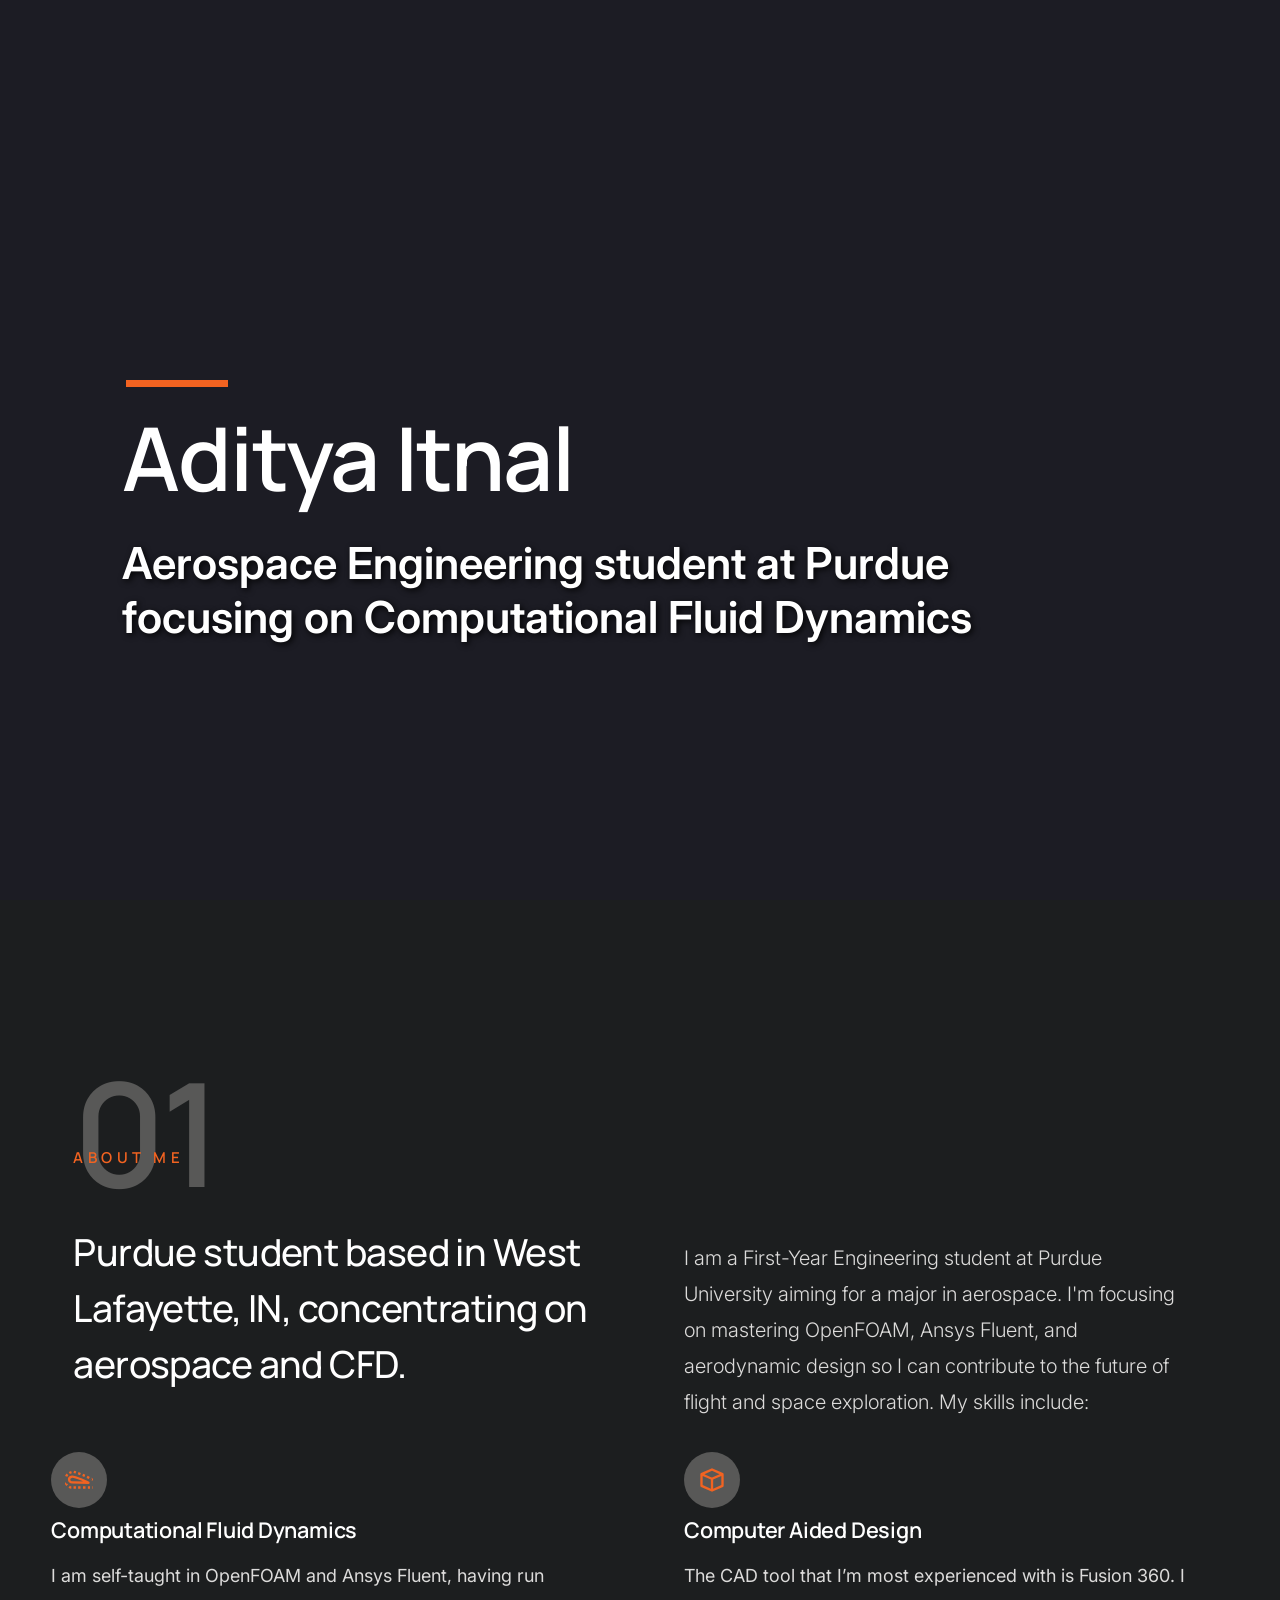
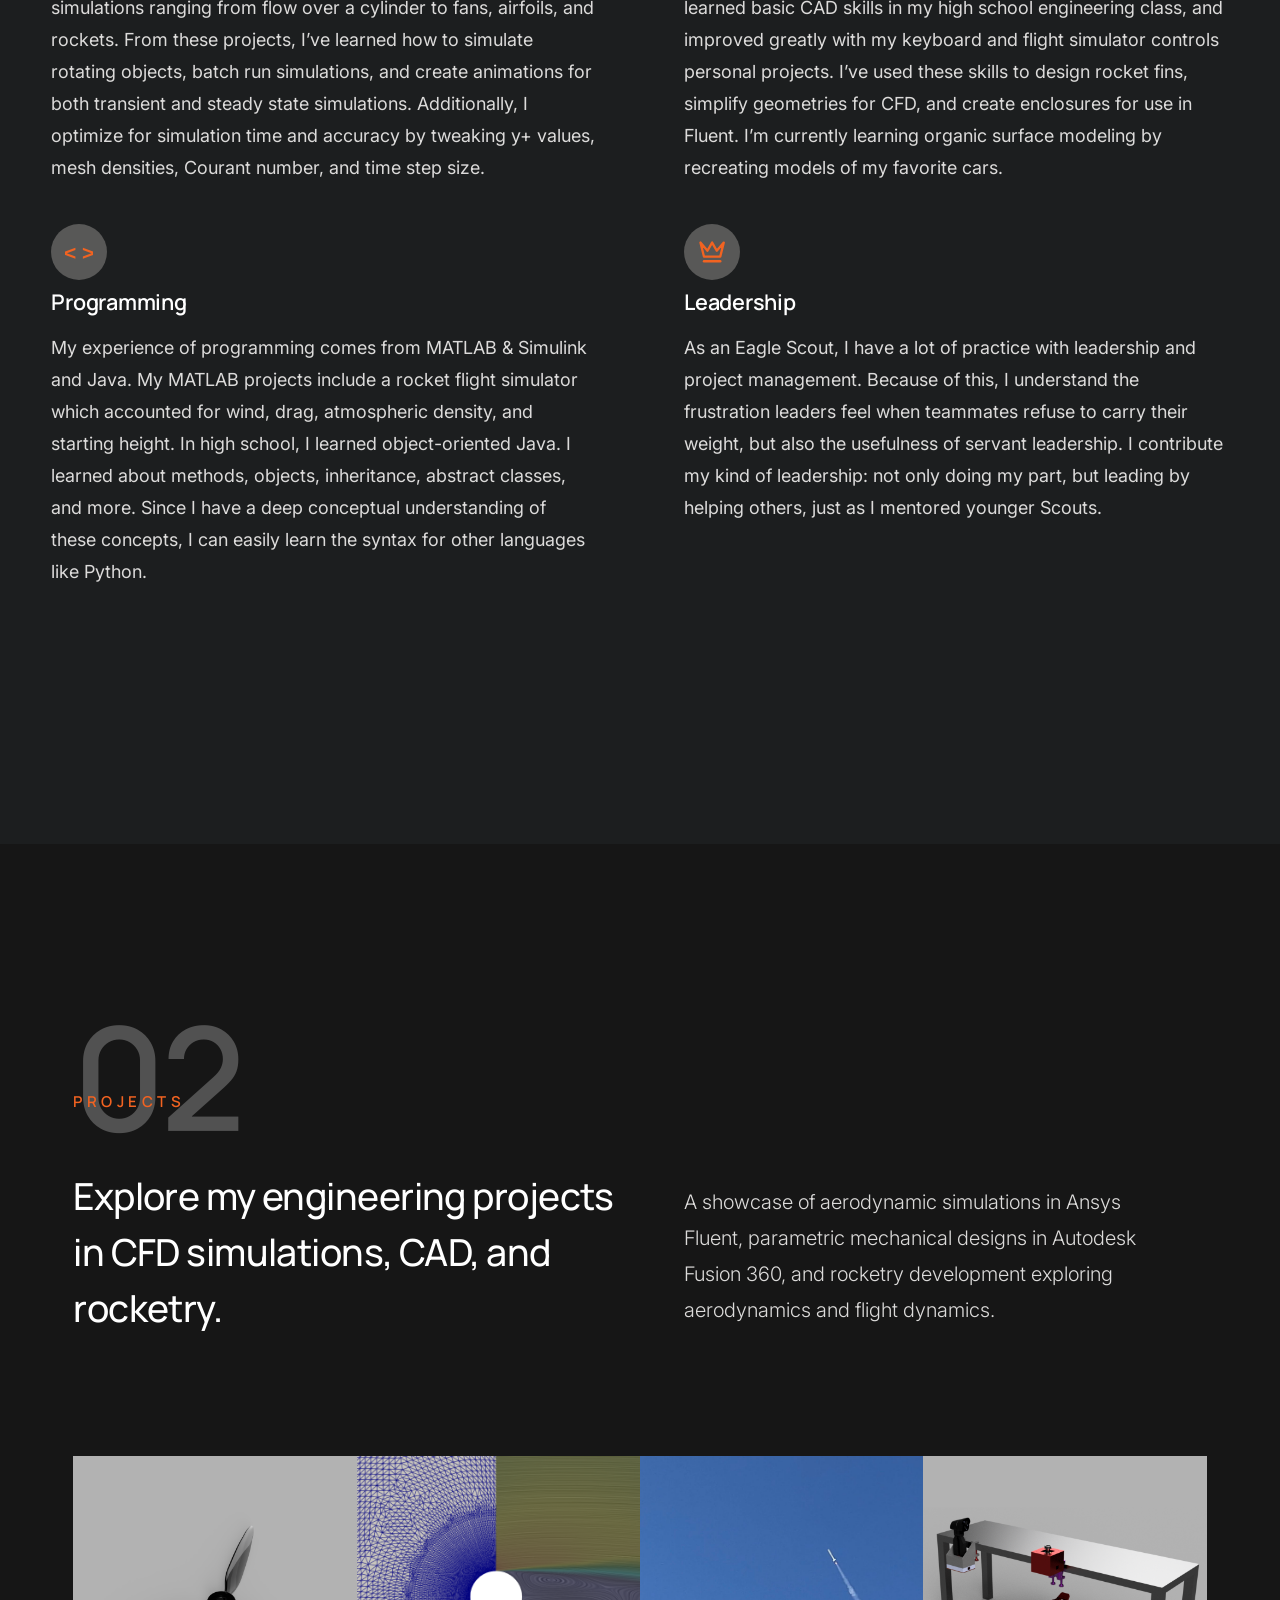
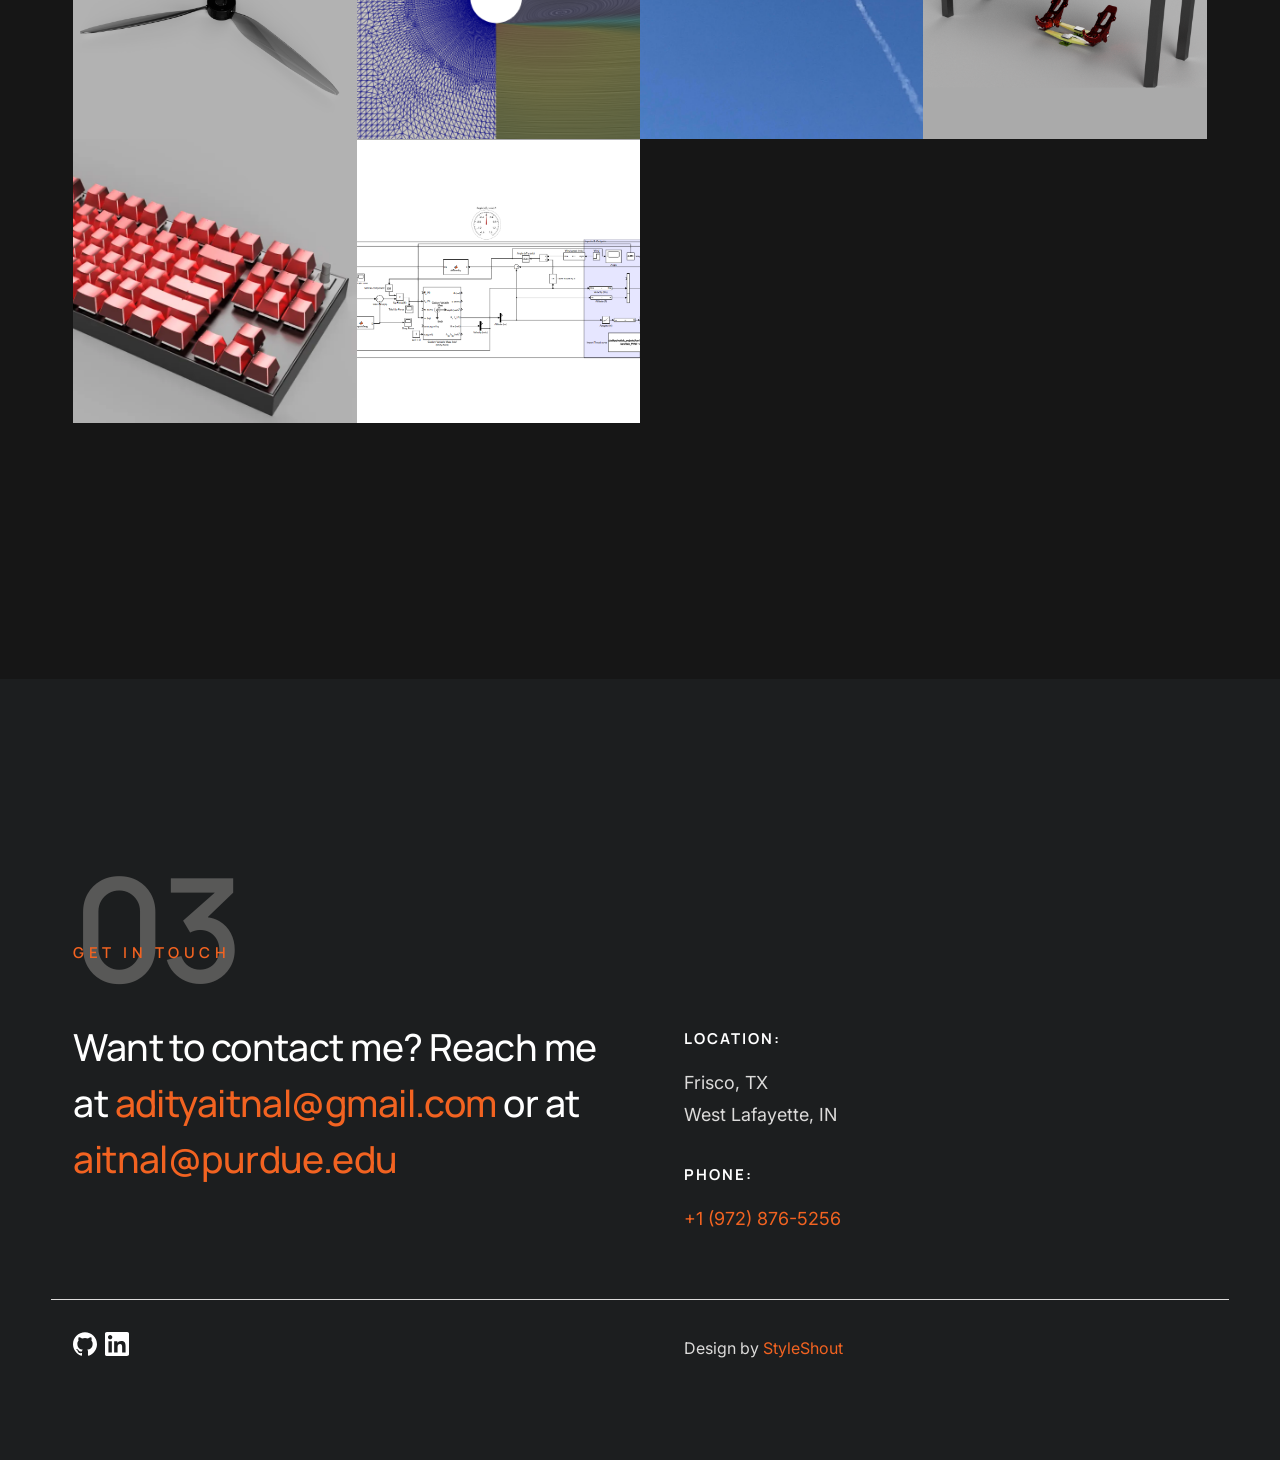
<file: index.html>
<!DOCTYPE html>
<html lang="en" class="no-js">
<head>

    <!--- basic page needs
    ================================================== -->
    <meta charset="utf-8">
    <meta name="viewport" content="width=device-width, initial-scale=1">
    <title>Aditya Itnal | Aerospace Engineering &amp; CFD Portfolio</title>
    <meta name="description" content="Portfolio of Aditya Itnal, Purdue engineering student focusing on aerospace, computational fluid dynamics (OpenFOAM, Ansys Fluent), CAD, and rocketry.">
    <meta name="author" content="Aditya Itnal">
    <meta property="og:type" content="website">
    <meta property="og:title" content="Aditya Itnal | Aerospace Engineering &amp; CFD Portfolio">
    <meta property="og:description" content="Portfolio of Aditya Itnal, Purdue engineering student focusing on aerospace, computational fluid dynamics (OpenFOAM, Ansys Fluent), CAD, and rocketry.">
    <meta property="og:image" content="https://adityaitnal.com/images/VonKarmanImage.png">
    <link rel="canonical" href="https://adityaitnal.com/">
    <meta property="og:url" content="https://adityaitnal.com/">
    <meta property="og:site_name" content="Aditya Itnal">
    <meta name="twitter:card" content="summary_large_image">
    <script type="application/ld+json">
    {
        "@context": "https://schema.org",
        "@type": "Person",
        "name": "Aditya Itnal",
        "url": "https://adityaitnal.com/",
        "email": "mailto:aitnal@purdue.edu",
        "jobTitle": "Aerospace Engineering Student",
        "affiliation": {
            "@type": "CollegeOrUniversity",
            "name": "Purdue University",
            "sameAs": "https://www.purdue.edu/"
        },
        "address": {
            "@type": "PostalAddress",
            "addressLocality": "West Lafayette",
            "addressRegion": "IN",
            "addressCountry": "US"
        },
        "knowsAbout": [
            "Aerospace Engineering",
            "Computational Fluid Dynamics",
            "Ansys Fluent",
            "OpenFOAM",
            "Propeller Design",
            "Rocketry",
            "Autodesk Fusion 360",
            "SolidWorks",
            "MATLAB",
            "Simulink",
            "Python"
        ],
        "sameAs": [
            "https://www.linkedin.com/in/aditya-itnal",
            "https://github.com/winnand"
        ]
    }
    </script>
    <meta name="theme-color" content="#000000">

    <script>
        document.documentElement.classList.remove('no-js');
        document.documentElement.classList.add('js');
    </script>

    <!-- CSS
    ================================================== -->
    <link rel="stylesheet" href="css/vendor.css">
    <link rel="stylesheet" href="css/styles.css">

    <!-- favicons
    ================================================== -->
    <link rel="icon" type="image/svg+xml" href="images/logo.svg">
    <link rel="manifest" href="site.webmanifest">

</head>


<body id="top">


    <!-- preloader
    ================================================== -->
    <div id="preloader">
        <div id="loader"></div>
    </div>


    <!-- page wrap
    ================================================== -->
    <div id="page" class="s-pagewrap">


        <!-- # site header
        ================================================== -->
        <header class="s-header">

            <div class="row s-header__inner">

                <div class="s-header__block">
                    <div class="s-header__logo">
                        <a class="logo" href="index.html">
                            <img src="images/logo.svg" alt="Homepage">
                        </a>
                    </div>

                    <a class="s-header__menu-toggle" href="#0"><span>Menu</span></a>
                </div> <!-- end s-header__block -->

                <nav class="s-header__nav">

                    <ul class="s-header__menu-links">
                        <li class="current"><a href="#intro" class="smoothscroll">Intro</a></li>
                        <li><a href="#about" class="smoothscroll">About</a></li>
                        <li><a href="#projects" class="smoothscroll">Projects</a></li>
                        <li><a href="winnandTKL.html">Keyboard Journal</a></li>
                        <li><a href="simpit.html">Simpit Journal</a></li>
                        <li><a href="#footer" class="smoothscroll">Contact</a></li>
                    </ul> <!-- s-header__menu-links -->

                    <ul class="s-header__social">
                        <li>
                            <a href="https://github.com/winnand" target="_blank" rel="noopener noreferrer">
                                <svg viewBox="0 0 24 24" xmlns="http://www.w3.org/2000/svg"><path d="M12 .297c-6.63 0-12 5.373-12 12 0 5.303 3.438 9.8 8.205 11.385.6.113.82-.258.82-.577 0-.285-.01-1.04-.015-2.04-3.338.724-4.042-1.61-4.042-1.61-.546-1.387-1.333-1.756-1.333-1.756-1.09-.745.083-.729.083-.729 1.205.084 1.84 1.237 1.84 1.237 1.07 1.835 2.809 1.305 3.495.998.108-.776.418-1.305.762-1.604-2.665-.3-5.466-1.332-5.466-5.93 0-1.31.469-2.381 1.236-3.221-.124-.303-.535-1.524.117-3.176 0 0 1.008-.322 3.3 1.23a11.5 11.5 0 0 1 6 0c2.292-1.552 3.3-1.23 3.3-1.23.653 1.652.242 2.873.118 3.176.77.84 1.235 1.911 1.235 3.221 0 4.61-2.804 5.625-5.475 5.921.43.372.823 1.102.823 2.222 0 1.604-.015 2.896-.015 3.286 0 .321.216.694.825.576C20.565 22.093 24 17.597 24 12.297c0-6.627-5.373-12-12-12"/></svg>
                                <span class="u-screen-reader-text">GitHub</span>
                            </a>
                        </li>
                        <li>
                            <a href="https://www.linkedin.com/in/aditya-itnal" target="_blank" rel="noopener noreferrer">
                                <svg xmlns="http://www.w3.org/2000/svg" shape-rendering="geometricPrecision" text-rendering="geometricPrecision" image-rendering="optimizeQuality" fill-rule="evenodd" clip-rule="evenodd" viewBox="0 0 512 512"><path d="M474.919 0H38.592C17.72 0 0 16.504 0 36.841V475.14C0 495.496 11.629 512 32.492 512h436.327C489.718 512 512 495.496 512 475.14V36.841C512 16.504 495.809 0 474.919 0zM195.043 195.043h68.928v35.136h.755c10.505-18.945 41.541-38.177 79.921-38.177 73.655 0 94.214 39.108 94.214 111.538v135.321h-73.148V316.883c0-32.427-12.947-60.883-43.227-60.883-36.768 0-54.295 24.889-54.295 65.758v117.103h-73.148V195.043zM73.139 438.861h73.148V195.043H73.139v243.818zm82.289-329.148c0 25.258-20.457 45.715-45.715 45.715-25.258 0-45.715-20.457-45.715-45.715 0-25.258 20.457-45.715 45.715-45.715 25.258 0 45.715 20.457 45.715 45.715z"/></svg>
                                <span class="u-screen-reader-text">LinkedIn</span>
                            </a>
                        </li>
                    </ul> <!-- s-header__social -->

                </nav> <!-- end s-header__nav -->

            </div> <!-- end s-header__inner -->

        </header> <!-- end s-header -->


        <!-- # site-content
        ================================================== -->
        <section id="content" class="s-content">


            <!-- intro
            ----------------------------------------------- -->
            <section id="intro" class="s-intro target-section">

                <div class="s-intro__bg"></div>

                <div class="row s-intro__content">

                    <div class="s-intro__content-bg"></div>

                    <div class="column lg-12 s-intro__content-inner">

                        <h1 class="s-intro__content-name">
                        Aditya Itnal
                        </h1>

                        <p class="s-intro__content-blurb">
                        Aerospace Engineering student at Purdue<br>
                        focusing on Computational Fluid Dynamics
                        </p>

                        <div class="s-intro__content-buttons">
                            <a download href="Aditya-Itnal-Resume.pdf" class="btn btn--stroke s-intro__content-btn ">Download my Resume</a>
                        </div>

                    </div> <!-- s-intro__content-inner -->

                </div> <!-- s-intro__content -->

                <div class="s-intro__scroll-down">
                    <a href="#projects" class="smoothscroll">
                        <span>Projects </span>
                    </a>
                </div> <!-- s-intro__scroll-down -->

            </section> <!-- end s-intro -->


            <!-- about
            ----------------------------------------------- -->
            <section id="about" class="s-about target-section">

                <div class="row section-header" data-num="01">
                    <h3 class="column lg-12 section-header__pretitle pretitle text-pretitle">About Me</h3>
                    <div class="column lg-6 stack-on-1100 section-header__primary">
                        <h2 class="title text-display-1">
                        Purdue student based in West Lafayette, IN,
                        concentrating on aerospace and CFD.
                        </h2>
                    </div>
                    <div class="column lg-6 stack-on-1100 section-header__secondary">
                        <p class="desc">
                        I am a First-Year Engineering student at Purdue University aiming for a major in aerospace.
                        I'm focusing on mastering OpenFOAM, Ansys Fluent, and aerodynamic design so I can contribute to the future of flight and space exploration. My skills include:
                        </p>
                    </div>
                    <div class="row services-list list-block block-lg-one-half block-tab-whole">

                        <div class="column list-block__item">
                            <div class="list-block__title">
                                <div class="list-block__icon">
                                    <svg xmlns="http://www.w3.org/2000/svg" viewBox="0 0 24 24">
                                        <path style="fill: none; stroke: rgb(242, 99, 33); stroke-width: 2px;" d="M 6.177 14.021 C 3.47 14.094 1.804 9.866 6.136 9.059 C 8.283 8.751 20.89 14.33 20.091 14.362 L 6.177 14.021 Z"></path>
                                        <path style="fill: none; stroke: rgb(242, 99, 33); stroke-dasharray: 2; stroke-width: 2px;" d="M 1.032 8.88 C 1.634 6.843 5.643 4.525 7.413 4.964 C 14.108 6.623 24.161 11.848 23.172 11.492"></path>
                                        <path style="fill: none; stroke: rgb(242, 99, 33); stroke-dasharray: 2; stroke-width: 2px;" d="M 1.111 14.743 C 0.366 15.303 3.655 18.458 5.458 18.414 C 7.361 18.414 23.954 18.416 23.954 18.416"></path>
                                    </svg>
                                </div>
                                <h3 class="h5">Computational Fluid Dynamics</h3>
                            </div>
                            <div class="list-block__text">
                                <p>
                                    I am self-taught in OpenFOAM and Ansys Fluent, having run simulations ranging from flow over a cylinder to fans, airfoils, and rockets.
                                    From these projects, I’ve learned how to simulate rotating objects, batch run simulations, and create animations for both
                                    transient and steady state simulations. Additionally, I optimize for simulation time and accuracy by tweaking y+ values,
                                    mesh densities, Courant number, and time step size.
                                </p>
                            </div>
                        </div> <!-- end list-block__item -->

                        <div class="column list-block__item">
                            <div class="list-block__title">
                                <div class="list-block__icon">
                                    <svg xmlns="http://www.w3.org/2000/svg" width="24" height="24" viewBox="0 0 24 24"><path d="m21.406 6.086-9-4a1.001 1.001 0 0 0-.813 0l-9 4c-.02.009-.034.024-.054.035-.028.014-.058.023-.084.04-.022.015-.039.034-.06.05a.87.87 0 0 0-.19.194c-.02.028-.041.053-.059.081a1.119 1.119 0 0 0-.076.165c-.009.027-.023.052-.031.079A1.013 1.013 0 0 0 2 7v10c0 .396.232.753.594.914l9 4c.13.058.268.086.406.086a.997.997 0 0 0 .402-.096l.004.01 9-4A.999.999 0 0 0 22 17V7a.999.999 0 0 0-.594-.914zM12 4.095 18.538 7 12 9.905l-1.308-.581L5.463 7 12 4.095zM4 16.351V8.539l7 3.111v7.811l-7-3.11zm9 3.11V11.65l7-3.111v7.812l-7 3.11z"></path></svg>
                                </div>
                                <h3 class="h5">Computer Aided Design</h3>
                            </div>
                            <div class="list-block__text">
                                <p>
                                    The CAD tool that I’m most experienced with is Fusion 360. I learned basic CAD skills in my high school engineering class,
                                    and improved greatly with my keyboard and flight simulator controls personal projects. I’ve used these skills to design rocket
                                    fins, simplify geometries for CFD, and create enclosures for use in Fluent. I’m currently learning organic surface modeling by
                                    recreating models of my favorite cars.
                                </p>
                            </div>
                        </div> <!-- end list-block__item -->

                        <div class="column list-block__item">
                            <div class="list-block__title">
                                <div class="list-block__icon">
                                    <svg xmlns="http://www.w3.org/2000/svg" viewBox="0 0 24 24">
                                        <text style="fill: rgb(242, 99, 33); font-family: Arial, sans-serif; font-size: 18px; font-weight: 700; white-space: pre;" x="-0.974" y="18.999">&lt; &gt;</text>
                                    </svg>
                                </div>
                                <h3 class="h5">Programming</h3>
                            </div>
                            <div class="list-block__text">
                                <p>
                                    My experience of programming comes from MATLAB & Simulink and Java.
                                    My MATLAB projects include a rocket flight simulator which accounted for wind, drag, atmospheric density, and starting height.
                                    In high school, I learned object-oriented Java. I learned about methods, objects, inheritance, abstract classes, and more.
                                    Since I have a deep conceptual understanding of these concepts, I can easily learn the syntax for other languages like Python.
                                </p>
                            </div>
                        </div> <!-- end list-block__item -->

                        <div class="column list-block__item">
                            <div class="list-block__title">
                                <div class="list-block__icon">
                                    <svg xmlns="http://www.w3.org/2000/svg" width="24" height="24" viewBox="0 0 24 24" style="fill: none !important;" stroke="#F26321" stroke-width="2" stroke-linecap="round" stroke-linejoin="round">
                                        <path d="M2.1 3.9l3 12h14l3-12-6 7-4-7-4 7-6-7z" style="fill: none !important;" />
                                        <path d="M5.1 19.9h14" style="fill: none !important;" />
                                    </svg>
                                </div>
                                <h3 class="h5">Leadership</h3>
                            </div>
                            <div class="list-block__text">
                                <p>
                                    As an Eagle Scout, I have a lot of practice with leadership and project management.
                                    Because of this, I understand the frustration leaders feel when teammates refuse to
                                    carry their weight, but also the usefulness of servant leadership. I contribute my
                                    kind of leadership: not only doing my part, but leading by helping others, just as
                                    I mentored younger Scouts.
                                </p>
                            </div>
                        </div> <!-- end list-block__item -->
                    </div>
                </div> <!-- end section-header -->
            </section> <!-- end s-about -->

            <!-- portfolio
            ----------------------------------------------- -->
            <section id="projects" class="s-folio target-section">

                <div class="row section-header light-on-dark" data-num="02">
                    <h3 class="column lg-12 section-header__pretitle text-pretitle">Projects</h3>
                    <div class="column lg-6 stack-on-1100 section-header__primary">
                        <h2 class="title text-display-1">
                            Explore my engineering projects in CFD simulations, CAD, and rocketry.
                        </h2>
                    </div>
                    <div class="column lg-6 stack-on-1100 section-header__secondary">
                        <p class="desc">
                            A showcase of aerodynamic simulations in Ansys Fluent, parametric mechanical designs in Autodesk Fusion 360, and rocketry development exploring aerodynamics and flight dynamics.
                        </p>
                    </div>
                </div> <!-- end section-header -->

                <div id="bricks" class="row bricks">
                    <div class="column lg-12 masonry">
                        <div class="bricks-wrapper">

                            <div class="grid-sizer"></div>

                            <article class="brick entry">
                                <a href="#modal-04" class="entry__link">
                                    <div class="entry__thumb">
                                        <img src="images/AmphDroneProp.png" alt="Render of the three-blade amphibious drone propeller">
                                    </div>
                                    <div class="entry__info">
                                        <div class="entry__cat">Propulsion / CFD • Purdue VIP</div>
                                        <h4 class="entry__title">Amphibious UAV Propeller Design</h4>
                                    </div>
                                </a>
                            </article> <!-- entry -->


                            <article class="brick entry">
                                <a href="#modal-02" class="entry__link">
                                    <div class="entry__thumb">
                                        <img src="images/VonKarmanImage.png" alt="Von Kármán Vortex Street CFD Simulation">
                                    </div>
                                    <div class="entry__info">
                                        <div class="entry__cat">CFD / OpenFOAM • Simulation Video</div>
                                        <h4 class="entry__title">Von Kármán Vortex Street Simulation</h4>
                                    </div>
                                </a>
                            </article> <!-- entry -->

                            <article class="brick entry">
                                <a href="#modal-01" class="entry__link">
                                    <div class="entry__thumb">
                                        <img src="images/TARCRocketLaunch.jpg" alt="The American Rocketry Challenge">
                                    </div>
                                    <div class="entry__info">
                                        <div class="entry__cat">Rocketry & Aerodynamics</div>
                                        <h4 class="entry__title">The American Rocketry Challenge</h4>
                                    </div>
                                </a>
                            </article> <!-- entry -->

                            <article class="brick entry">
                                <a href="#modal-03" class="entry__link">
                                    <div class="entry__thumb">
                                        <img src="images/simpit/Full-Desk-Render-square.png" alt="Render of the F/A-18 style flight stick, throttle and rudder pedals on a desk">
                                    </div>
                                    <div class="entry__info">
                                        <div class="entry__cat">CAD / Fusion 360</div>
                                        <h4 class="entry__title">Flight Simulator Controls</h4>
                                    </div>
                                </a>
                            </article> <!-- entry -->

                            <article class="brick entry">
                                <a href="#modal-05" class="entry__link">
                                    <div class="entry__thumb">
                                        <img src="images/keyboardRender.png" alt="Custom Keyboard CAD">
                                    </div>
                                    <div class="entry__info">
                                        <div class="entry__cat">CAD / Fusion 360</div>
                                        <h4 class="entry__title">Custom Keyboard</h4>
                                    </div>
                                </a>
                            </article> <!-- entry -->

                            <article class="brick entry">
                                <a href="#modal-06" class="entry__link">
                                    <div class="entry__thumb">
                                        <img src="images/MATLABRocketSim.png" alt="Rocket Trajectory Simulator">
                                    </div>
                                    <div class="entry__info">
                                        <div class="entry__cat">Programming / MATLAB</div>
                                        <h4 class="entry__title">Rocket Flight Trajectory Simulator</h4>
                                    </div>
                                </a>
                            </article> <!-- entry -->

                        </div> <!-- end bricks-wrapper -->
                    </div> <!-- end masonry -->
                </div> <!-- end bricks -->


                <!-- modal templates popup
                -------------------------------------------- -->
                <div id="modal-01" hidden>
                    <div class="modal-popup">
                        <img loading="lazy" src="images/TARCRocketSim.jpeg" alt="The American Rocketry Challenge rocket simulation">
            
                        <div class="modal-popup__desc">
                            <h5>The American Rocketry Challenge</h5>
                            <p>Designed, simulated, and launched competition model rockets for TARC. Handled payload safety, stability analysis, fin optimization, and recovery deployment calculations.</p>
                            <ul class="modal-popup__cat">
                                <li>Rocketry</li>
                                <li>Fusion 360</li>
                                <li>Aerodynamics</li>
                            </ul>
                        </div>
                    </div>
                </div> <!-- end modal -->

                <div id="modal-02" hidden>
                    <div class="modal-popup">
                        <video controls loop muted playsinline preload="none" poster="images/VonKarmanImage.png" style="width: 100%; border-radius: 4px; display: block; margin-bottom: 2rem;">
                            <source src="videos/VonKarmanStreets2.mp4" type="video/mp4">
                            Your browser does not support the video tag.
                        </video>
            
                        <div class="modal-popup__desc">
                            <h5>Von Kármán Vortex Street Simulation</h5>
                            <p>Transient 2D Computational Fluid Dynamics simulation in OpenFOAM modeling laminar/turbulent vortex shedding behind a circular cylinder. Investigated periodic pressure oscillations, Strouhal number, and fluctuating lift/drag coefficients with optimized time stepping (&Delta;t), Courant number, and boundary layer y+ mesh resolution.</p>
                            <ul class="modal-popup__cat">
                                <li>CFD</li>
                                <li>OpenFOAM</li>
                                <li>Vortex Shedding</li>
                                <li>Transient Simulation</li>
                            </ul>
                        </div>
                    </div>
                </div> <!-- end modal -->

                <div id="modal-03" hidden>
                    <div class="modal-popup">
                        <img loading="lazy" src="images/simpit/Full-Desk-Render.png" alt="Render of the F/A-18 style flight stick, throttle and rudder pedals on a desk">
            
                        <div class="modal-popup__desc">
                            <h5>Flight Simulator Controls</h5>
                            <p>Designed an F/A-18 style flight stick, throttle and rudder pedal set in Fusion 360. It uses Hall effect sensors, a Blue Pill microcontroller, Ethernet-linked modules, generative-design rudder arms and 3D printable parts. <a href="simpit.html">Read the build journal</a></p>
                            <ul class="modal-popup__cat">
                                <li>CAD</li>
                                <li>Fusion 360</li>
                                <li>Prototyping</li>
                            </ul>
                        </div>
                    </div>
                </div> <!-- end modal -->

                <div id="modal-04" hidden>
                    <div class="modal-popup">
                        <img loading="lazy" src="images/AmphDronePropCFD.jpg" alt="Ansys Fluent velocity vector plot of the swirling flow around the amphibious drone propeller">
            
                        <div class="modal-popup__desc">
                            <h5>Amphibious UAV Propeller Design &amp; CFD</h5>
                            <p>CFD lead for a Purdue VIP team developing a propeller for a drone that flies in air and operates in water. I designed a 10 in. propeller with OpenProp in MATLAB, then wrote a Python Fusion 360 add-in that batch-imports and lofts the blade sections. In Ansys Fluent, I built a Moving Reference Frame (MRF) model with inflation layers and wake refinement, sized the domain from published validation research and moved the solve to the GPU for a 10x speedup. The model predicts 1.6 N of thrust and 0.045 N&middot;m of torque at 3,000 rpm. I also helped integrate the propeller on our thrust stand and presented the CFD results at our research poster session.</p>
                            <ul class="modal-popup__cat">
                                <li>Propulsion</li>
                                <li>Ansys Fluent</li>
                                <li>OpenProp / MATLAB</li>
                                <li>Fusion 360</li>
                                <li>Python</li>
                            </ul>
                        </div>
                    </div>
                </div> <!-- end modal -->

                <div id="modal-05" hidden>
                    <div class="modal-popup">

                        <img loading="lazy" src="images/winnandTKL/CAD-Case-Render-1.png" alt="Custom Keyboard & CFD Enclosures">
            
                        <div class="modal-popup__desc">
                            <h5>Custom Mechanical Keyboard</h5>
                            <p>Designed parametric mechanical keyboard casings, and mounting plates in Fusion 360. Utilized complex sketching and multi-part parametric modeling. <a href="winnandTKL.html">Read the build journal</a></p>
                            <ul class="modal-popup__cat">
                                <li>CAD</li>
                                <li>Fusion 360</li>
                                <li>Mechanical Design</li>
                                <li>KiCAD</li>
                                <li>PCBs</li>
                            </ul>
                        </div>
                    </div>
                </div> <!-- end modal -->

                <div id="modal-06" hidden>
                    <div class="modal-popup">
                        <img loading="lazy" src="images/MATLABRocketSimDesc.png" alt="Rocket Trajectory Simulator">
            
                        <div class="modal-popup__desc">
                            <h5>Rocket Flight Trajectory Simulator</h5>
                            <p>Developed a flight dynamic simulation program in MATLAB & Simulink that computes numerical trajectory profiles factoring in atmospheric density changes, aerodynamic drag, launch angle, and wind shear.</p>
                            <ul class="modal-popup__cat">
                                <li>MATLAB & Simulink</li>
                                <li>Numerical Modeling</li>
                                <li>Aerospace</li>
                            </ul>
                        </div>
            
                        <a href="https://github.com/winnand/simulink-rocket-simulator" class="modal-popup__details" target="_blank" rel="noopener noreferrer">View on GitHub</a>
                    </div>
                </div> <!-- end modal -->


            </section> <!-- end s-folio -->

        </section> <!-- end s-content -->

        <!-- # site-footer
        ================================================== -->
        <footer id="footer" class="s-footer target-section">

            <div class="row section-header" data-num="03">
                <h3 class="column lg-12 section-header__pretitle text-pretitle">Get In Touch</h3>
                <div class="column lg-6 stack-on-1100 section-header__primary">
                    <h2 class="title text-display-1">
                    Want to contact me? Reach me at <a href="mailto:adityaitnal@gmail.com">adityaitnal@gmail.com</a>
                    or at <a href="mailto:aitnal@purdue.edu">aitnal@purdue.edu</a>
                    </h2>
                </div>    
                <div class="column lg-6 stack-on-1100 section-header__secondary">
                    
                    <div class="contact-block">
                        <h6>Location:</h6>
                        <p>
                        Frisco, TX <br>
                        West Lafayette, IN
                        </p>
                    </div>

                    <div class="contact-block">
                        <h6>Phone:</h6>
                            <a href="tel:972-876-5256" class="text-display-3">+1 (972) 876-5256</a>
                    </div>

                </div>
            </div> <!-- end section-header -->

            <!-- end s-footer__btns -->

            <div class="row s-footer__bottom">

                <div class="column lg-6 tab-12 s-footer__bottom-left">
                    <ul class="s-header__social">
                        <li>
                            <a href="https://github.com/winnand" target="_blank" rel="noopener noreferrer">
                                <svg viewBox="0 0 24 24" xmlns="http://www.w3.org/2000/svg"><path d="M12 .297c-6.63 0-12 5.373-12 12 0 5.303 3.438 9.8 8.205 11.385.6.113.82-.258.82-.577 0-.285-.01-1.04-.015-2.04-3.338.724-4.042-1.61-4.042-1.61-.546-1.387-1.333-1.756-1.333-1.756-1.09-.745.083-.729.083-.729 1.205.084 1.84 1.237 1.84 1.237 1.07 1.835 2.809 1.305 3.495.998.108-.776.418-1.305.762-1.604-2.665-.3-5.466-1.332-5.466-5.93 0-1.31.469-2.381 1.236-3.221-.124-.303-.535-1.524.117-3.176 0 0 1.008-.322 3.3 1.23a11.5 11.5 0 0 1 6 0c2.292-1.552 3.3-1.23 3.3-1.23.653 1.652.242 2.873.118 3.176.77.84 1.235 1.911 1.235 3.221 0 4.61-2.804 5.625-5.475 5.921.43.372.823 1.102.823 2.222 0 1.604-.015 2.896-.015 3.286 0 .321.216.694.825.576C20.565 22.093 24 17.597 24 12.297c0-6.627-5.373-12-12-12"/></svg>
                                <span class="u-screen-reader-text">GitHub</span>
                            </a>
                        </li>
                        <li>
                            <a href="https://www.linkedin.com/in/aditya-itnal" target="_blank" rel="noopener noreferrer">
                                <svg xmlns="http://www.w3.org/2000/svg" shape-rendering="geometricPrecision" text-rendering="geometricPrecision" image-rendering="optimizeQuality" fill-rule="evenodd" clip-rule="evenodd" viewBox="0 0 512 512"><path d="M474.919 0H38.592C17.72 0 0 16.504 0 36.841V475.14C0 495.496 11.629 512 32.492 512h436.327C489.718 512 512 495.496 512 475.14V36.841C512 16.504 495.809 0 474.919 0zM195.043 195.043h68.928v35.136h.755c10.505-18.945 41.541-38.177 79.921-38.177 73.655 0 94.214 39.108 94.214 111.538v135.321h-73.148V316.883c0-32.427-12.947-60.883-43.227-60.883-36.768 0-54.295 24.889-54.295 65.758v117.103h-73.148V195.043zM73.139 438.861h73.148V195.043H73.139v243.818zm82.289-329.148c0 25.258-20.457 45.715-45.715 45.715-25.258 0-45.715-20.457-45.715-45.715 0-25.258 20.457-45.715 45.715-45.715 25.258 0 45.715 20.457 45.715 45.715z"/></svg>
                                <span class="u-screen-reader-text">LinkedIn</span>
                            </a>
                        </li>
                    </ul>
                </div>

                <div class="column lg-6 tab-12 s-footer__bottom-right">
                    <div class="ss-copyright">
                        <span>Design by <a href="https://www.styleshout.com/">StyleShout</a></span>
                    </div>
                </div>

            </div> <!-- s-footer__bottom -->
    
            <div class="ss-go-top">
                <a class="smoothscroll" title="Back to Top" href="#top">
                    <svg xmlns="http://www.w3.org/2000/svg" width="24" height="24" viewBox="0 0 24 24"><path d="M6 4h12v2H6zm5 10v6h2v-6h5l-6-6-6 6z"></path></svg>
                </a>
            </div> <!-- end ss-go-top -->
    
        </footer> <!-- end footer -->

    </div> <!-- end s-pagewrap -->


    <!-- Java Script
    ================================================== -->
    <script src="js/plugins.js"></script>
    <script src="js/main.js"></script>

</body>
</html>
</file>
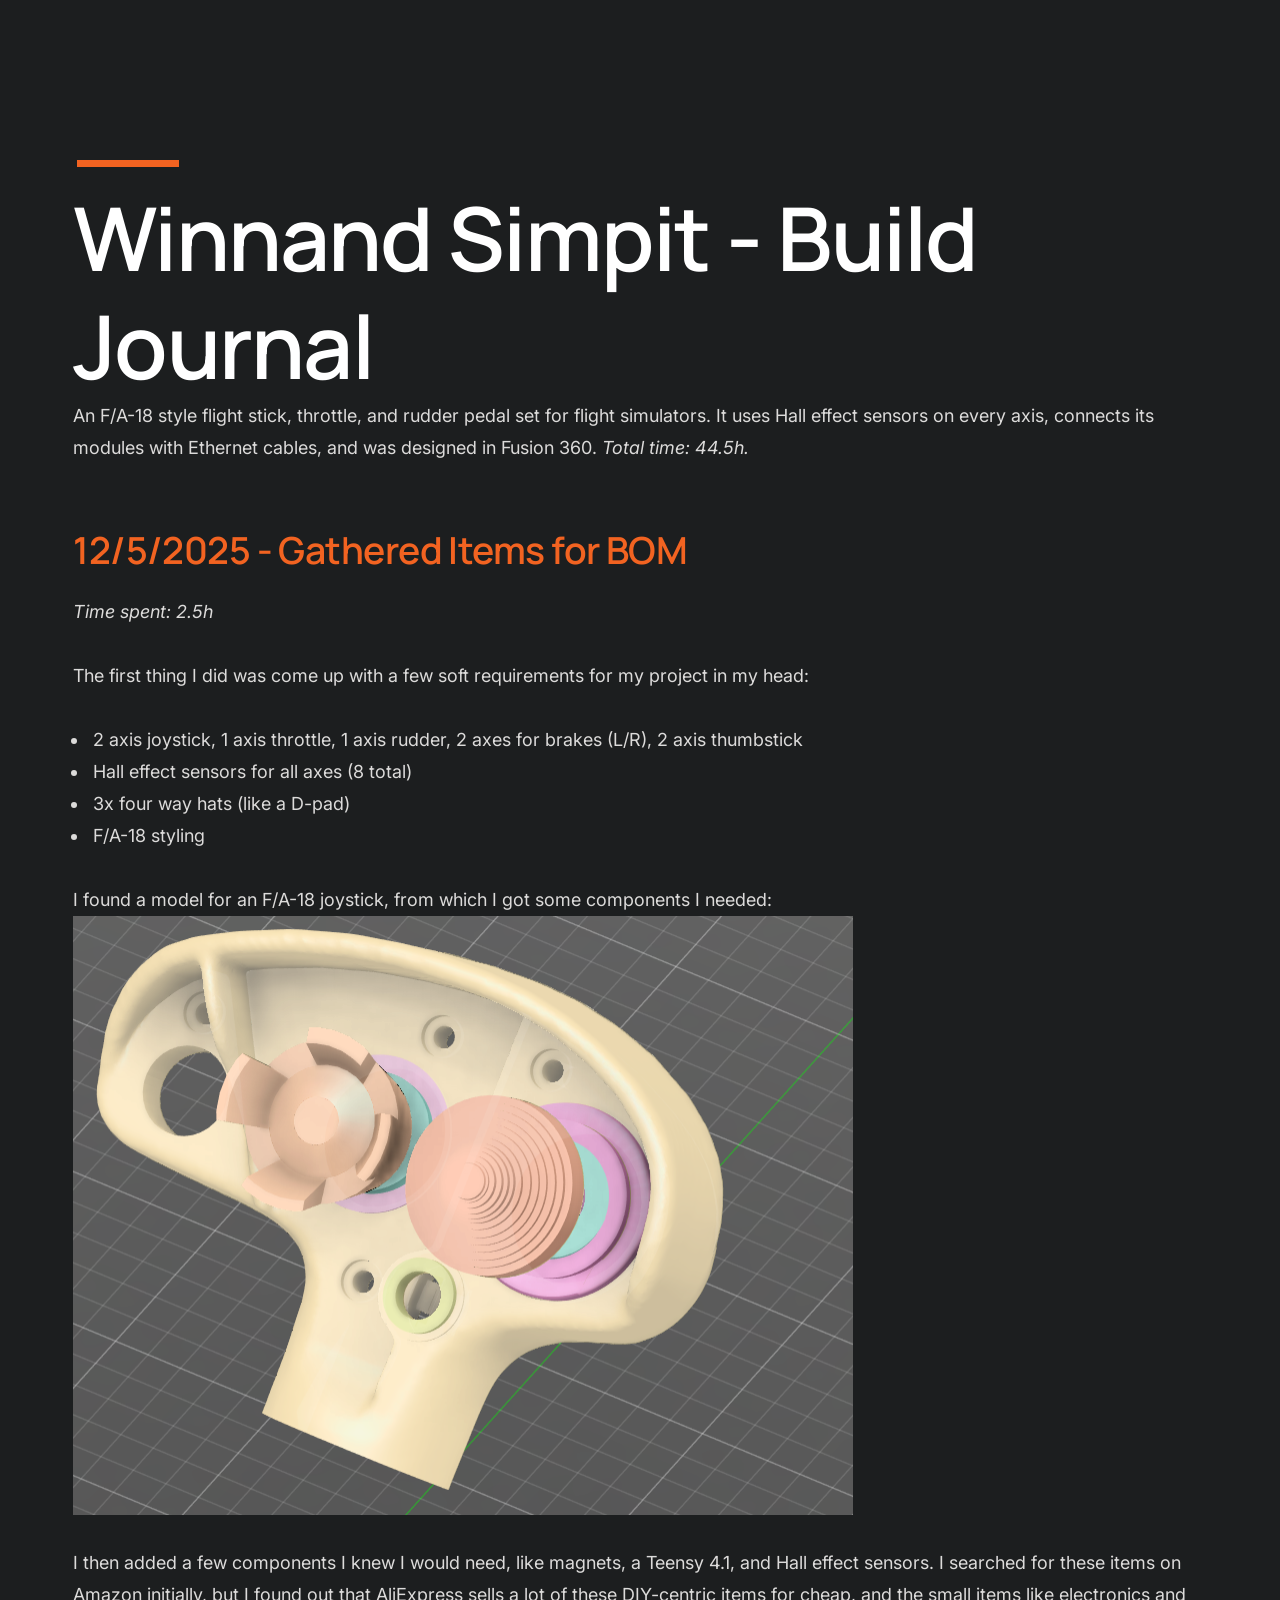
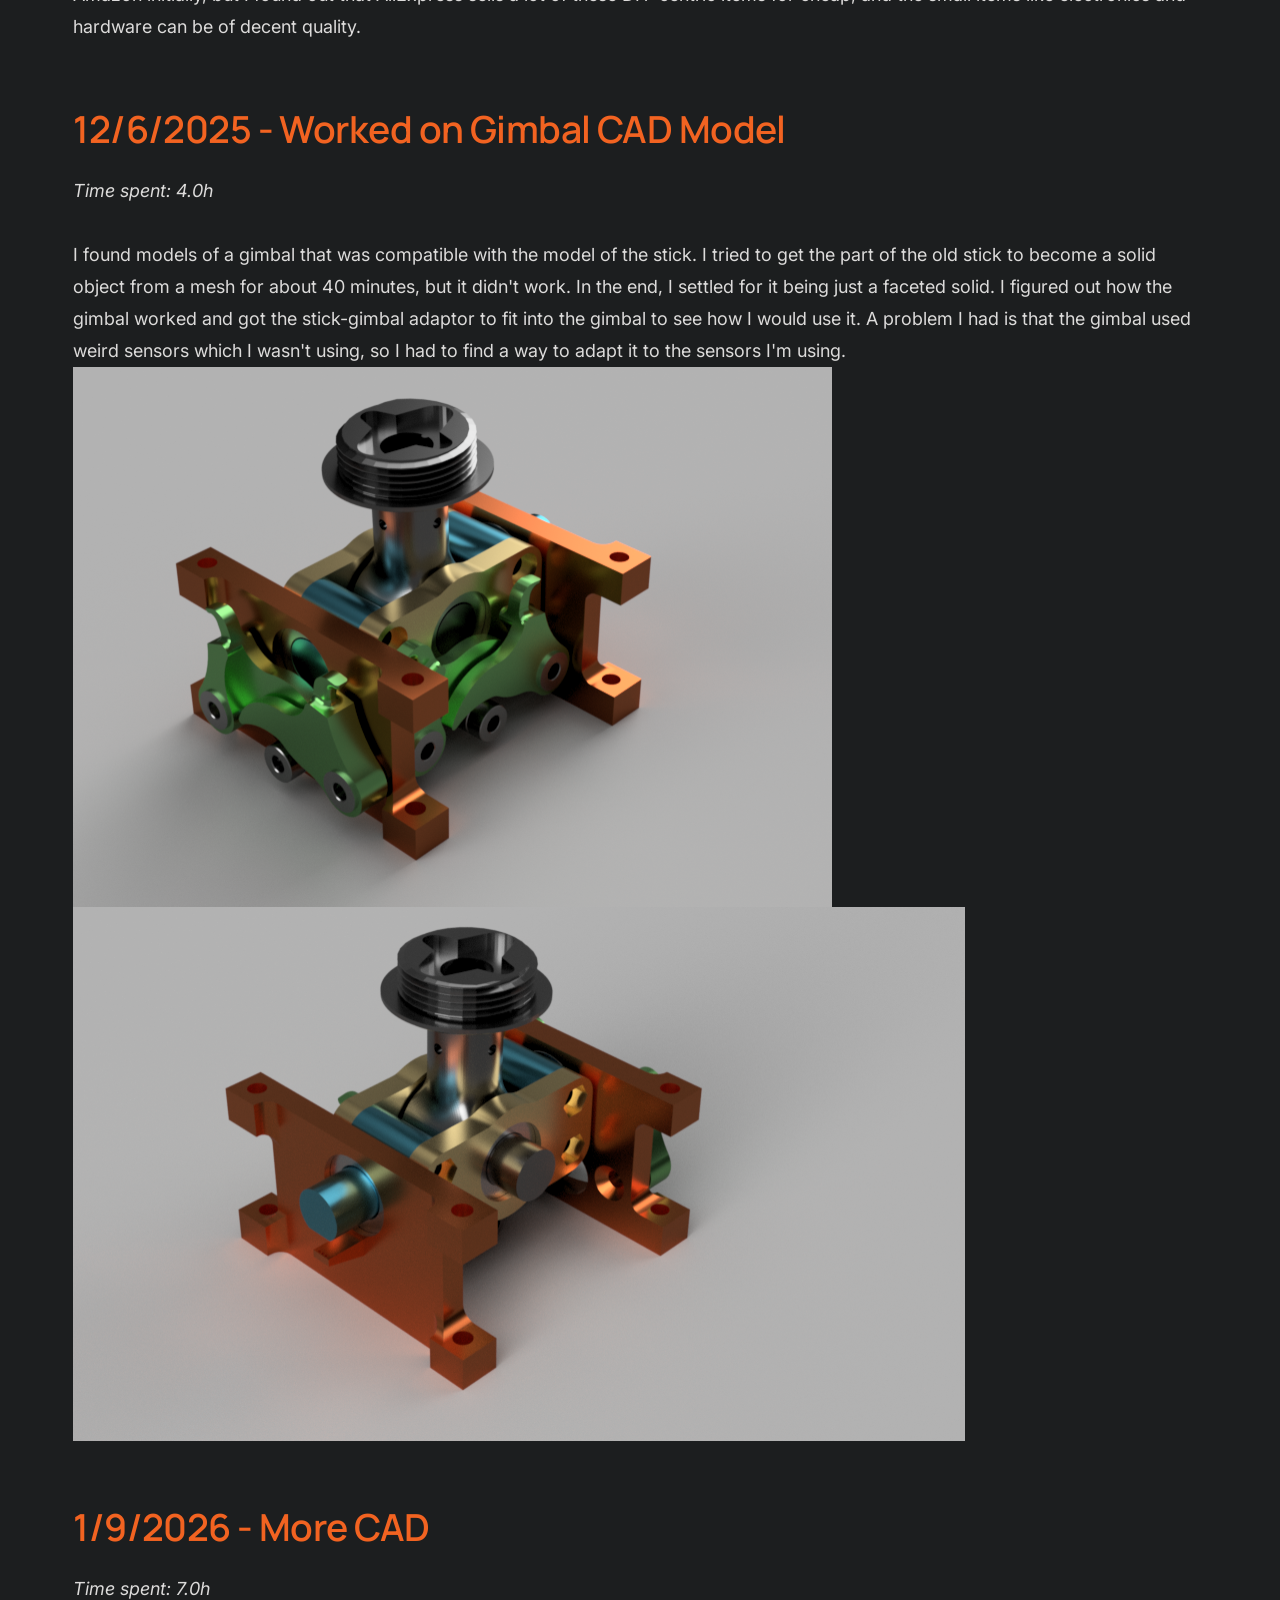
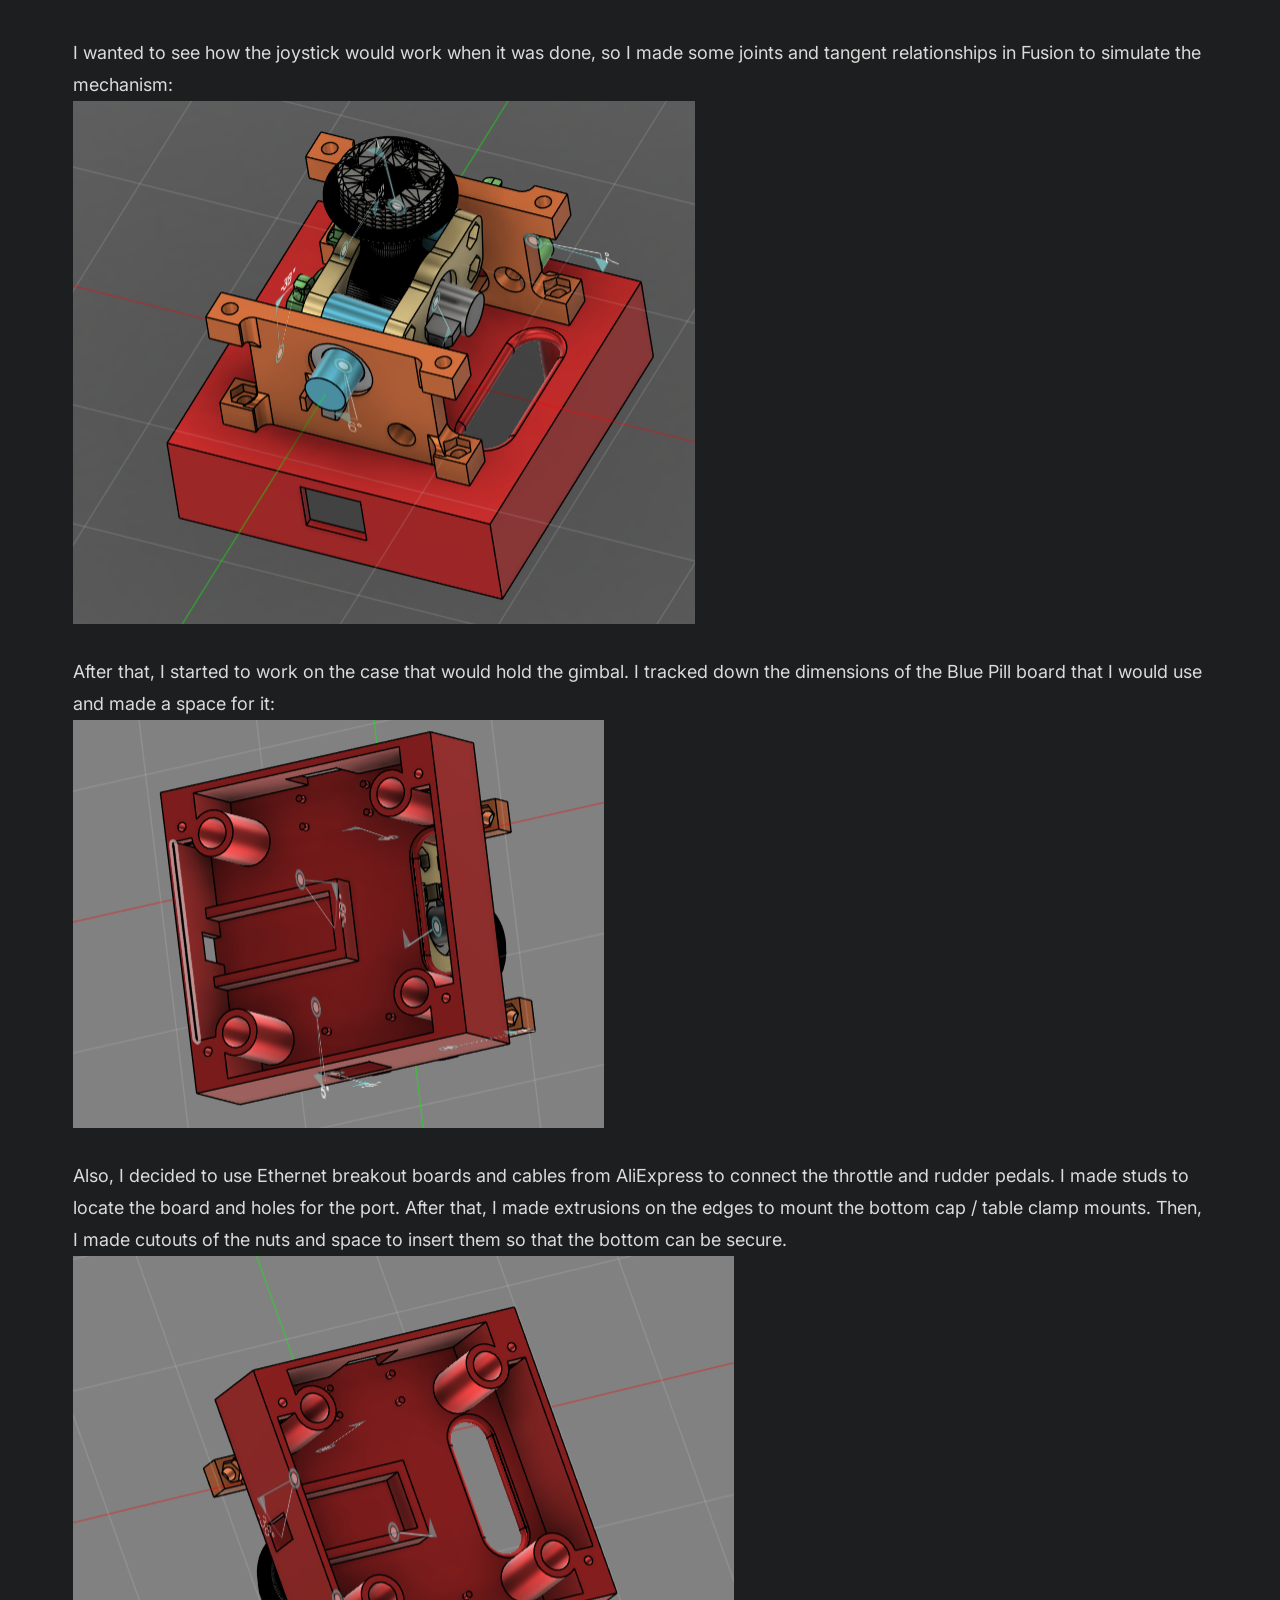
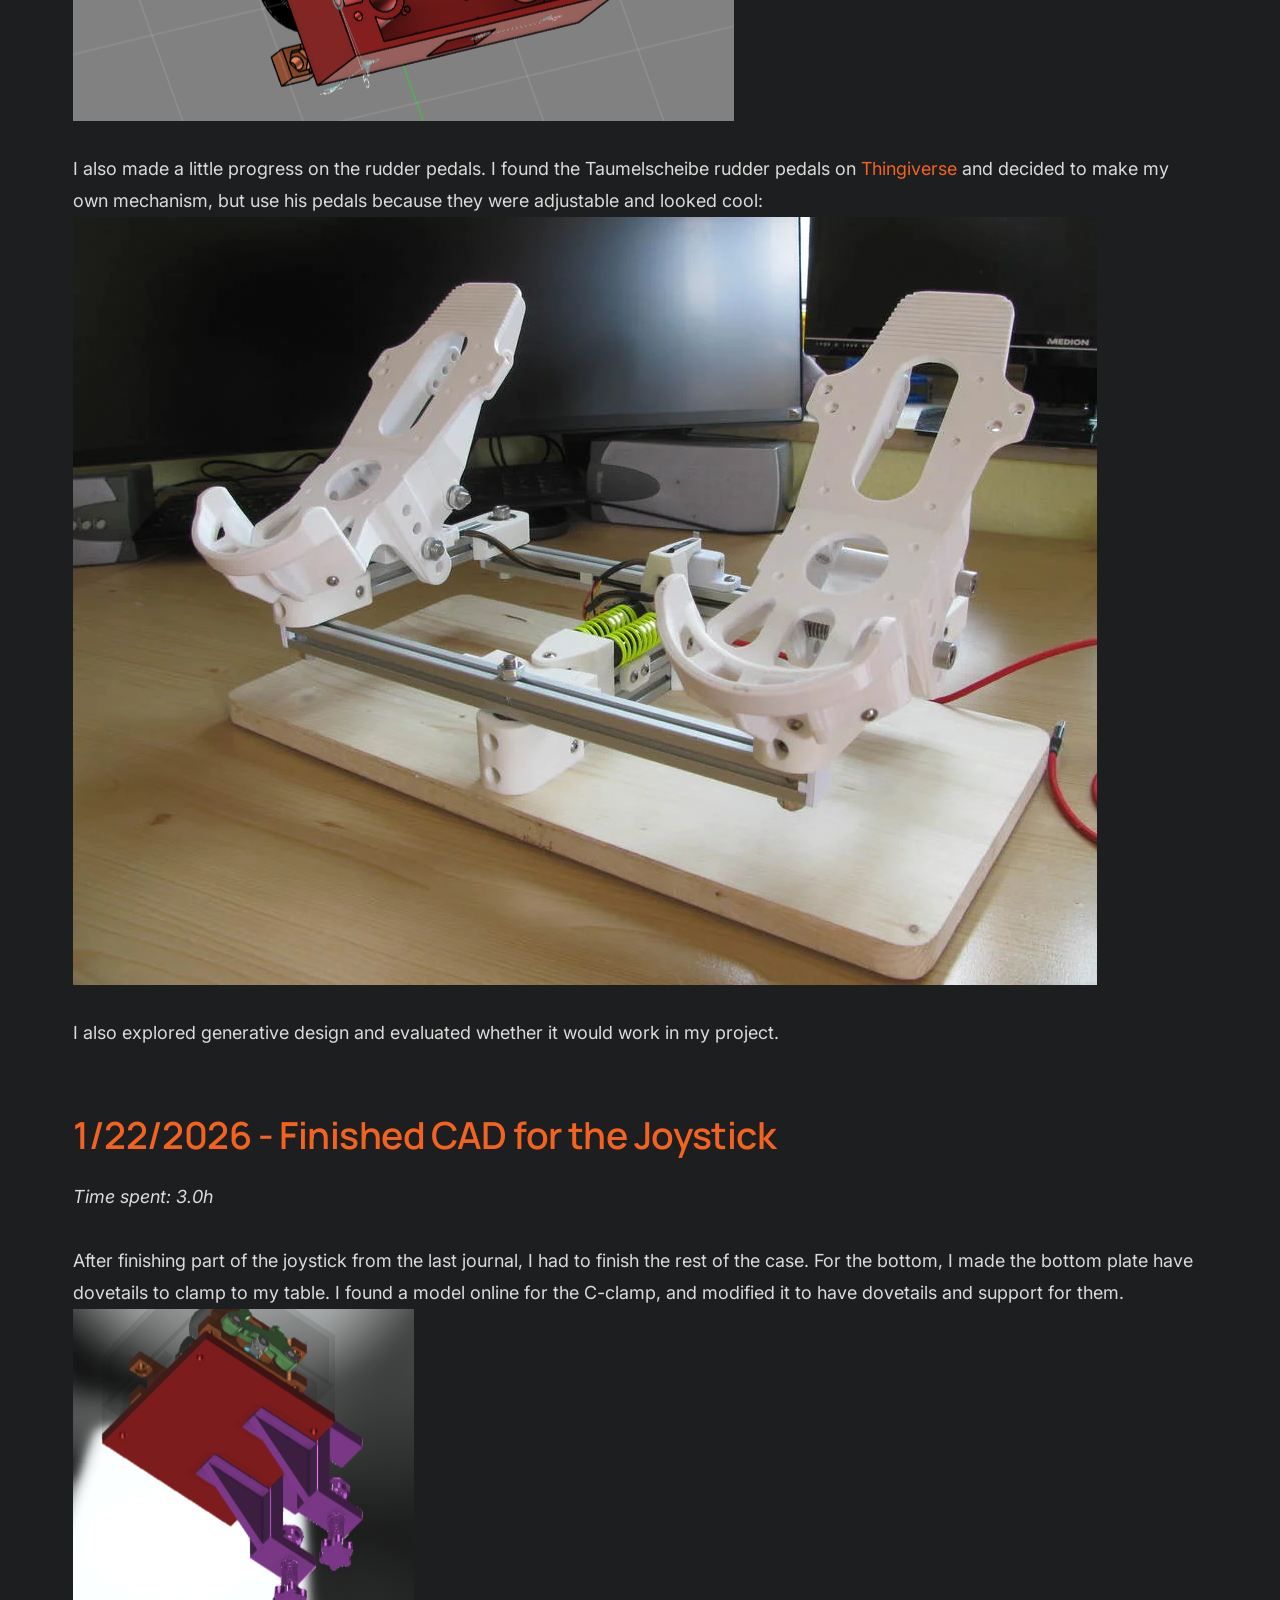
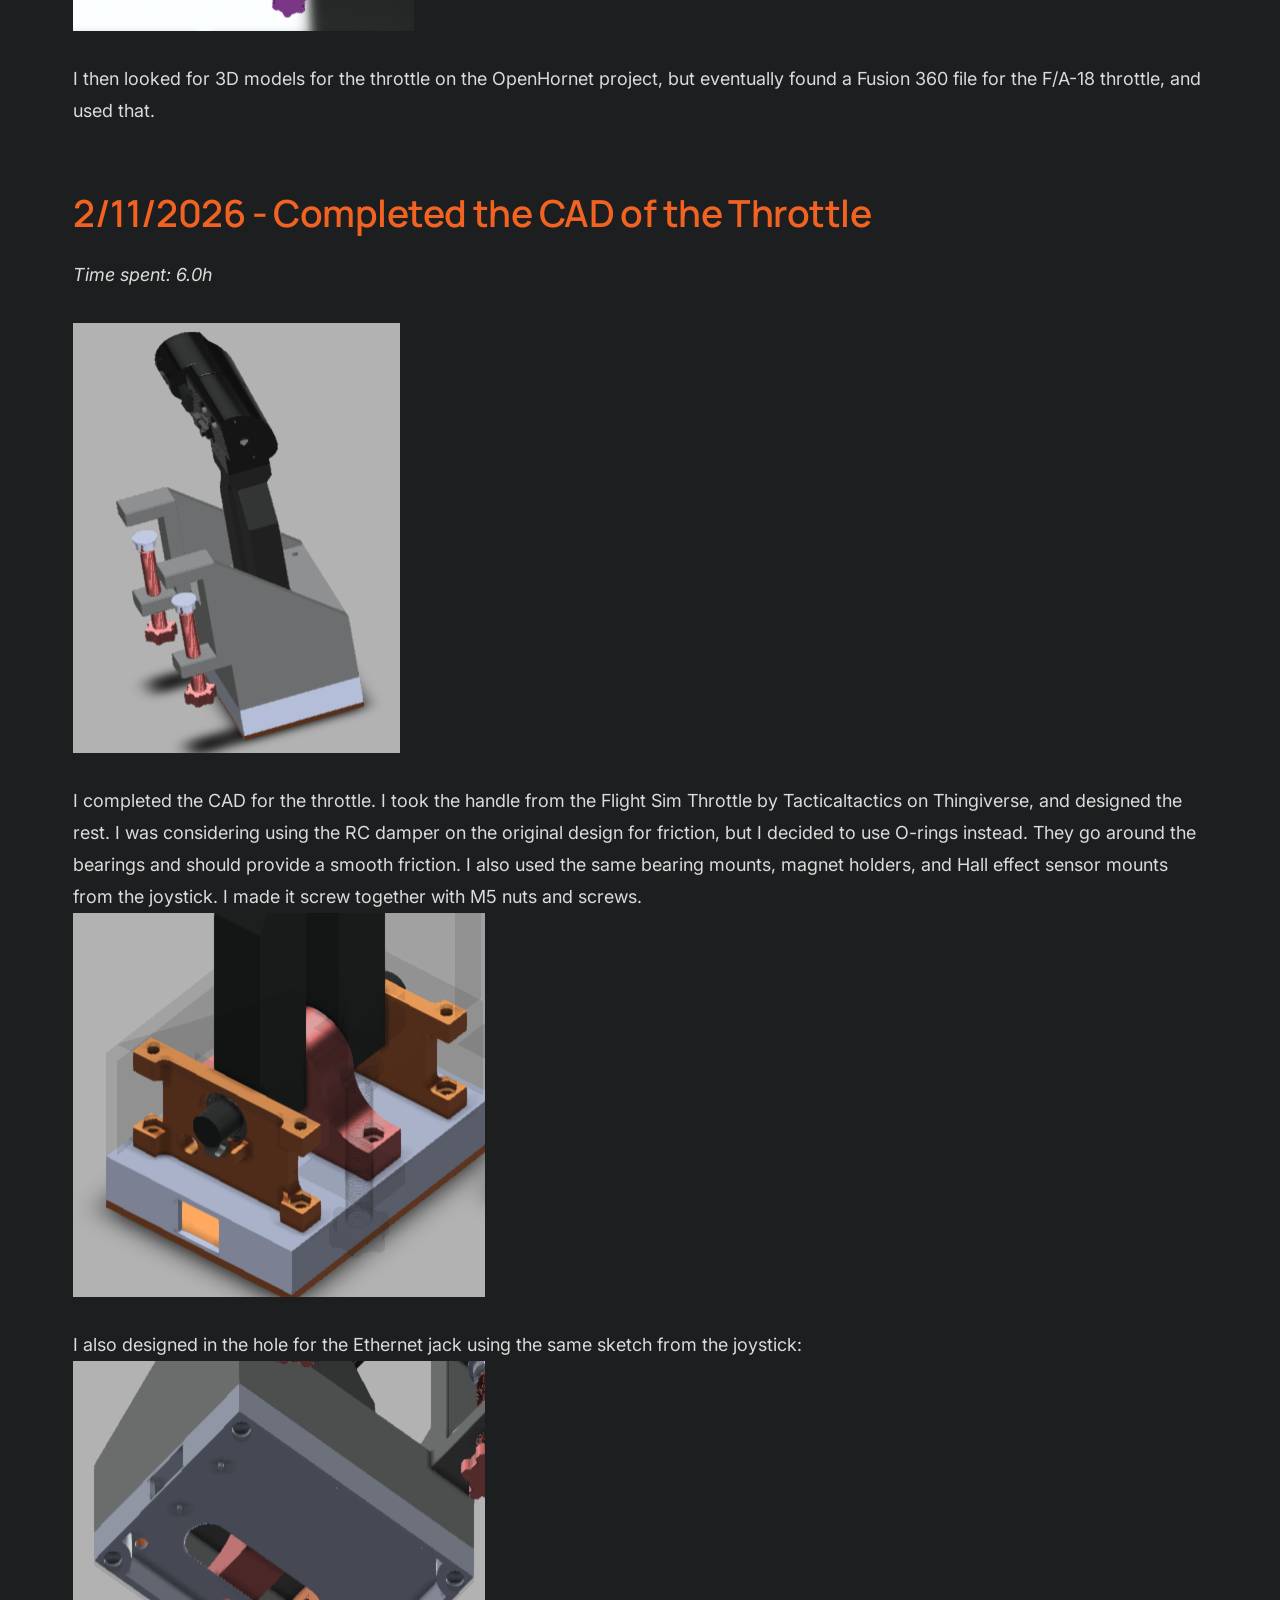
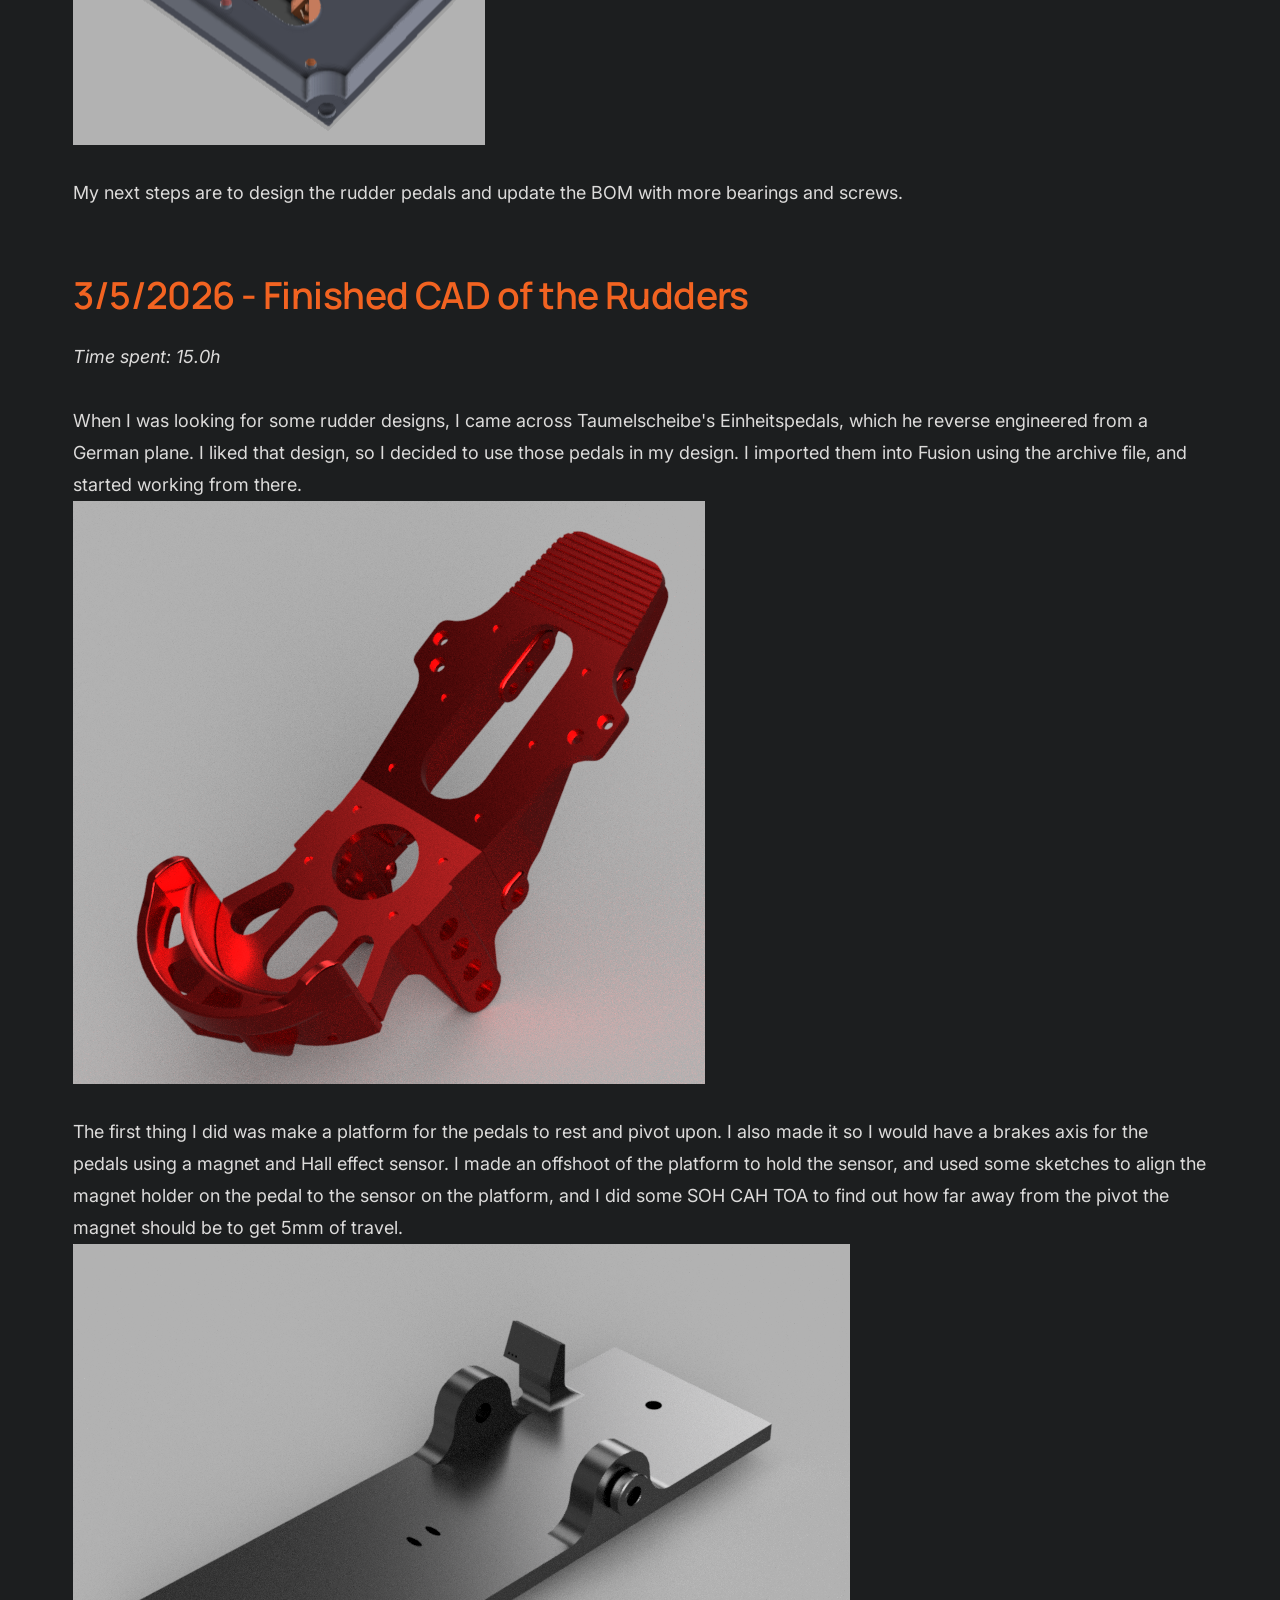
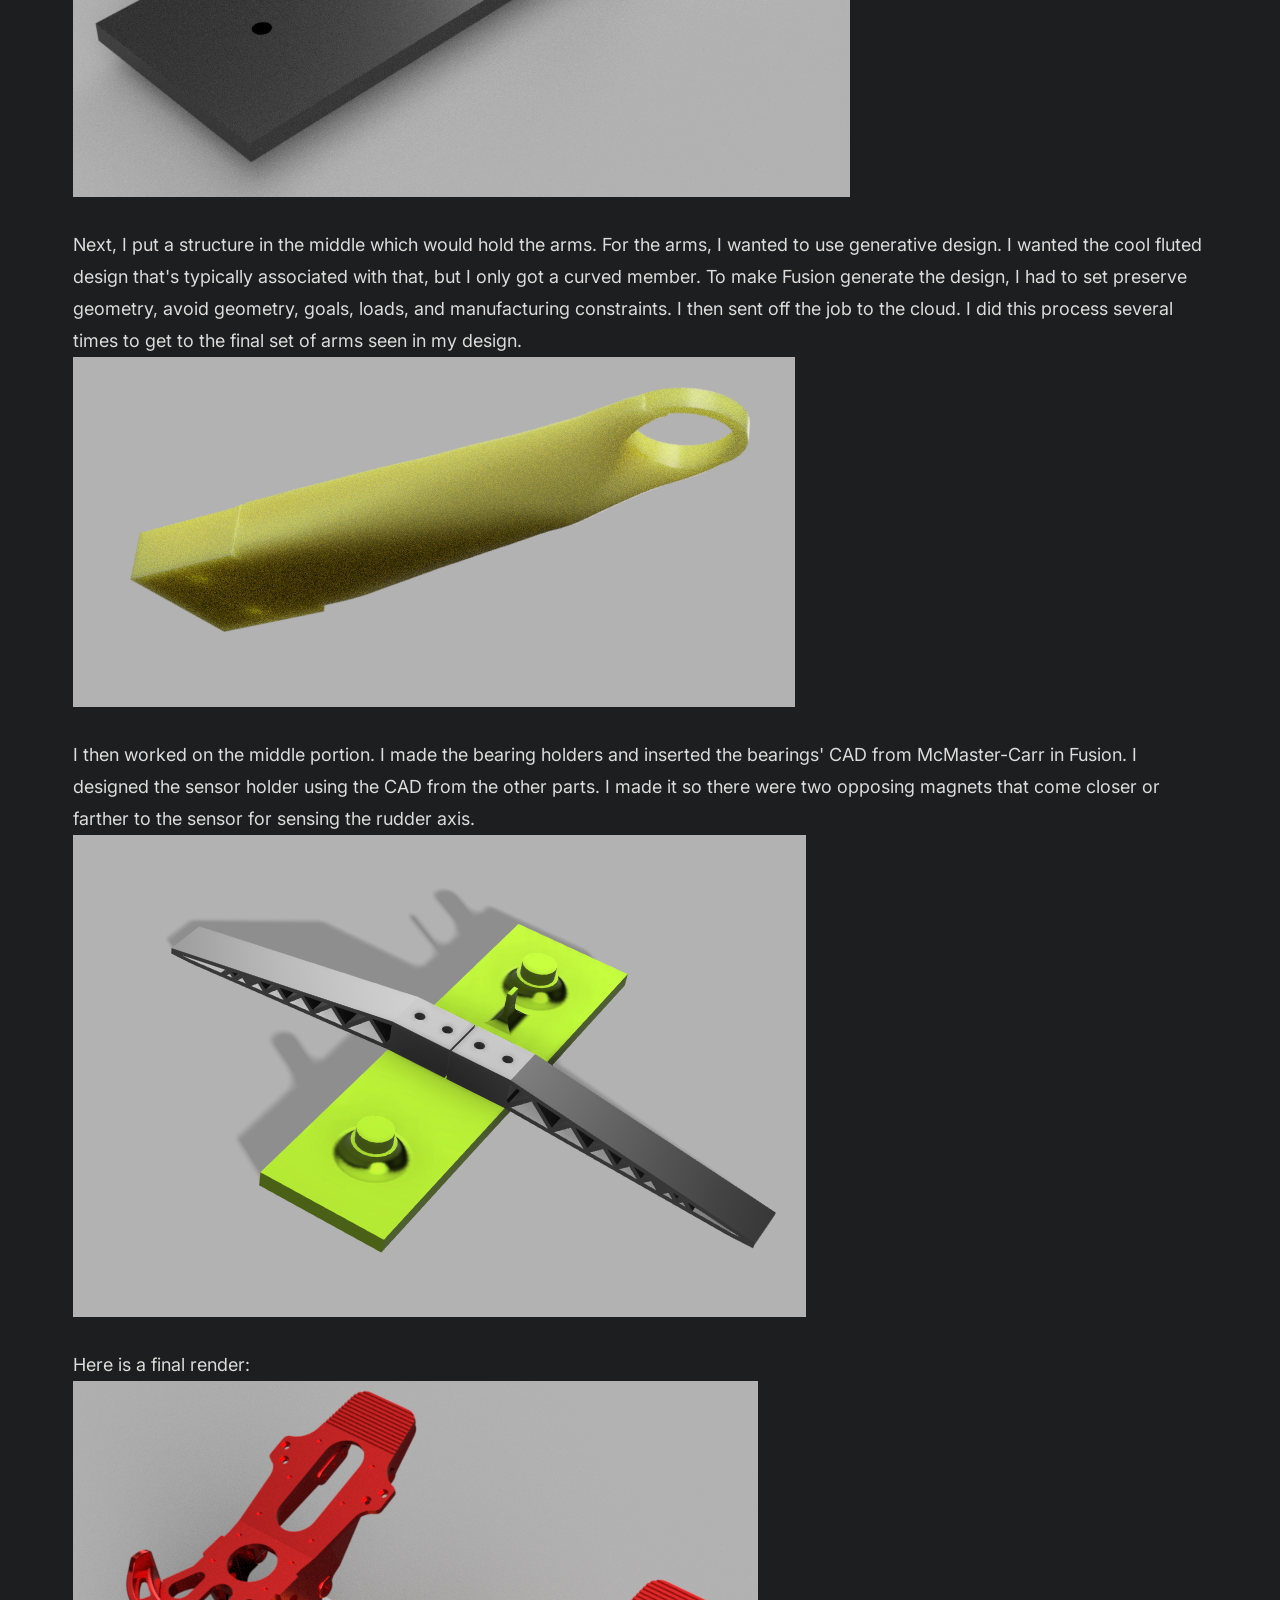
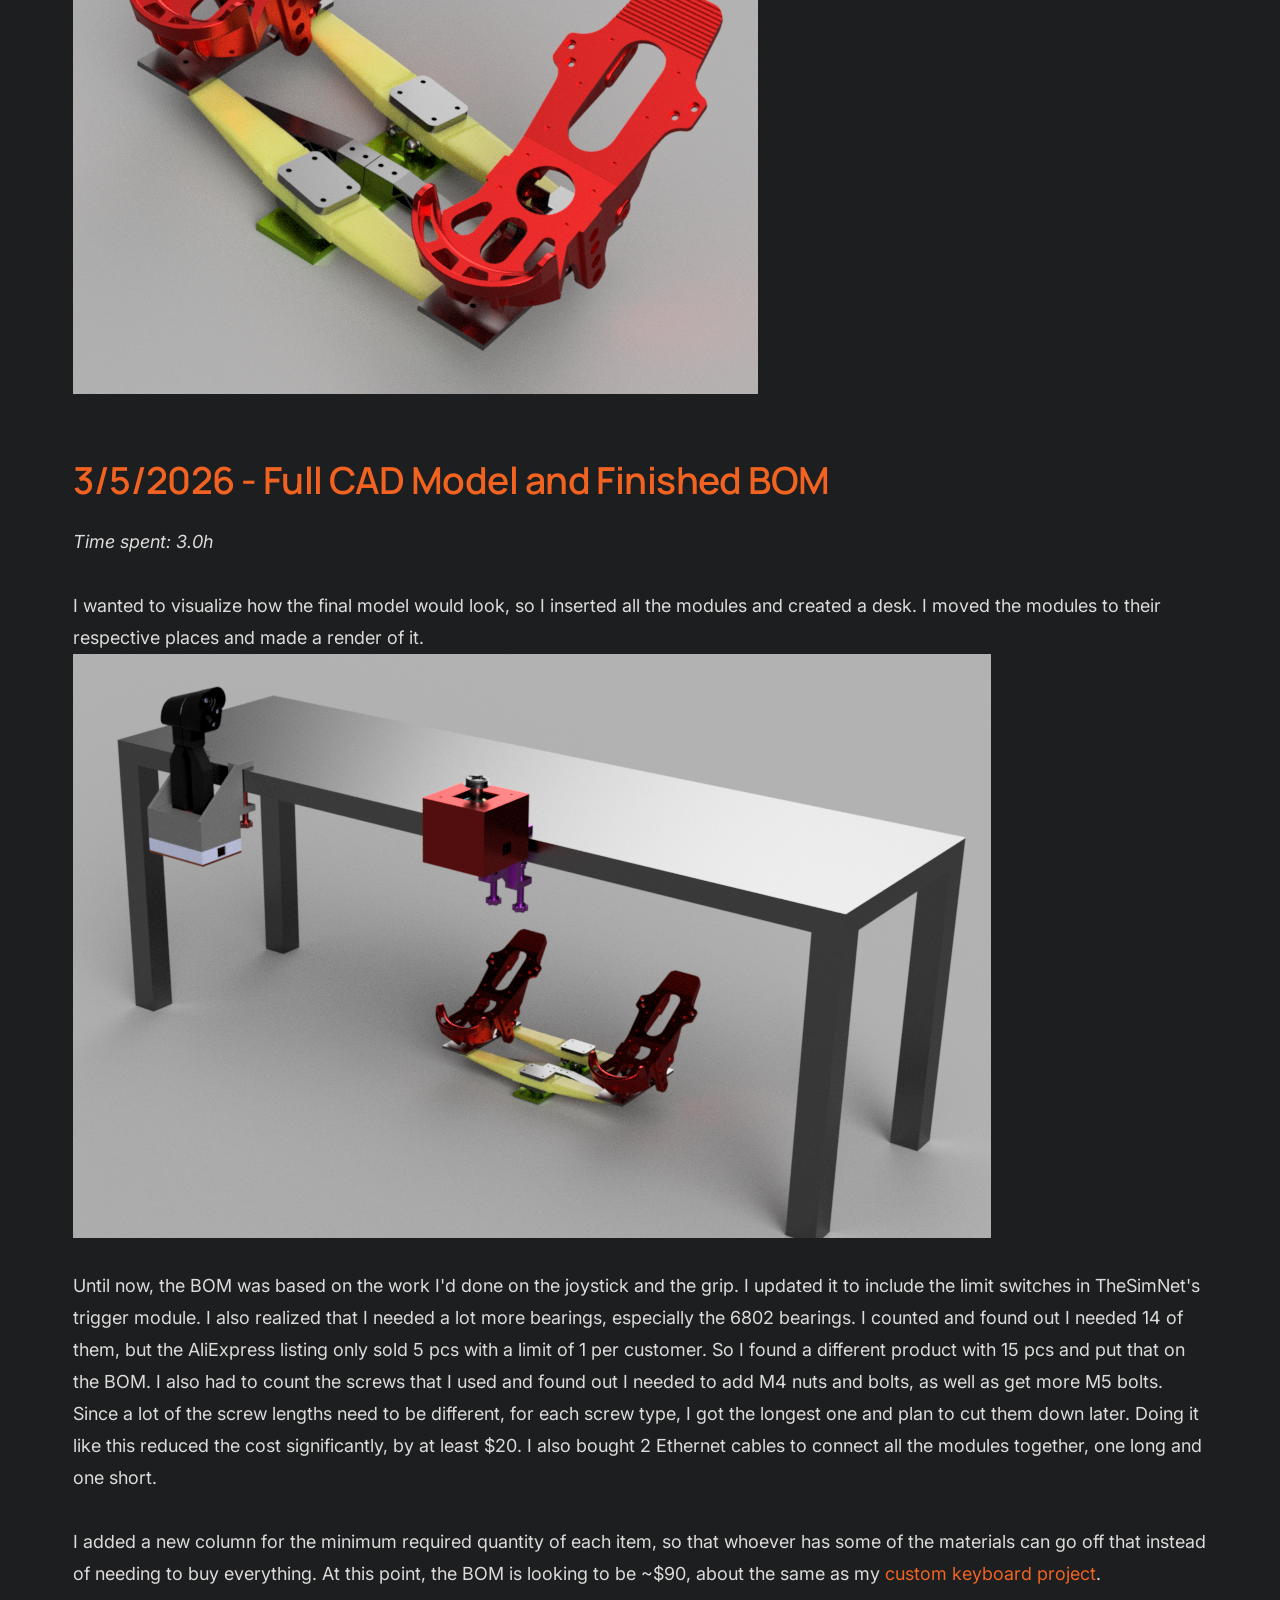
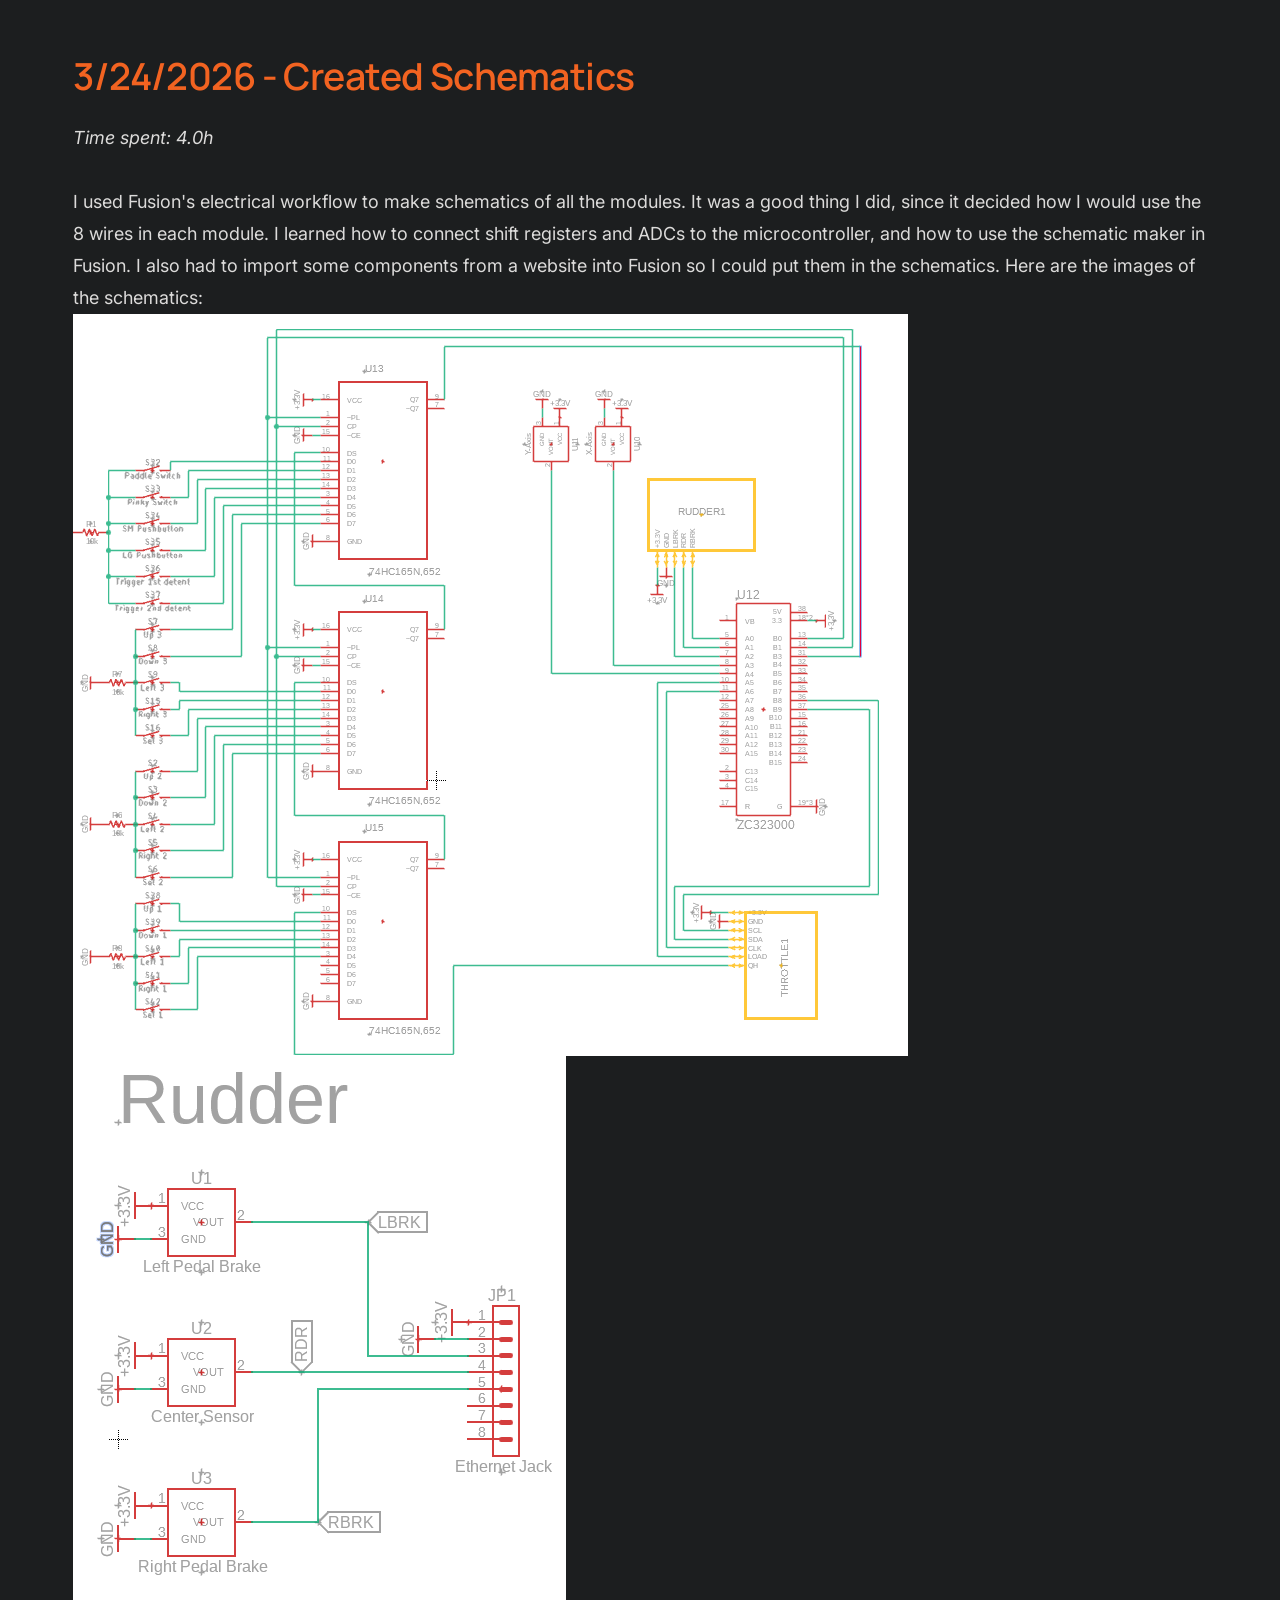
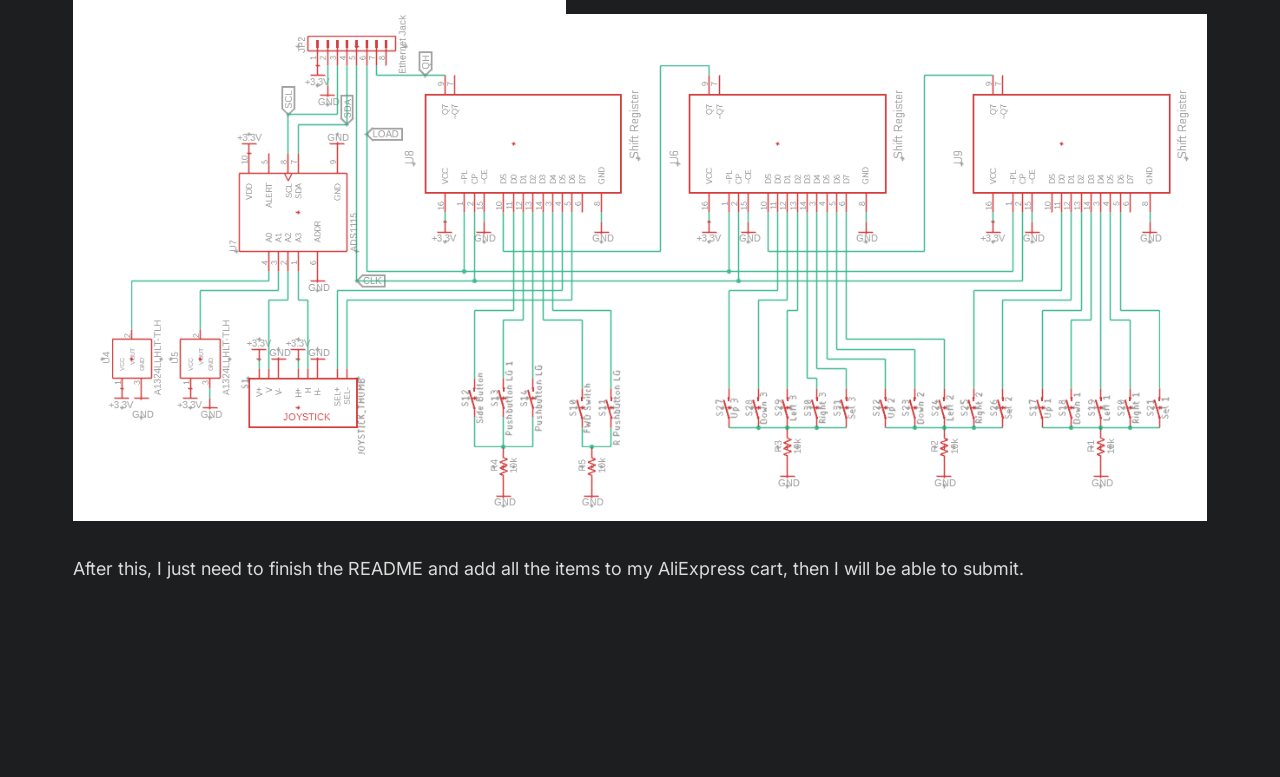
<file: simpit.html>
<!doctype html>
<html lang="en" class="no-js">

<head>
  <meta charset="utf-8" />
  <meta name="viewport" content="width=device-width, initial-scale=1" />
  <title>Winnand Simpit - Build Journal | Aditya Itnal</title>
  <meta name="description" content="Build journal for the Winnand Simpit: an F/A-18 style flight stick, throttle, and rudder pedals with Hall effect sensors, designed in Fusion 360 with generative design.">
  <meta name="author" content="Aditya Itnal">
  <meta property="og:type" content="article">
  <meta property="og:title" content="Winnand Simpit - Build Journal | Aditya Itnal">
  <meta property="og:description" content="Build journal for the Winnand Simpit: an F/A-18 style flight stick, throttle, and rudder pedals with Hall effect sensors, designed in Fusion 360 with generative design.">
  <meta property="og:image" content="https://adityaitnal.com/images/simpit/Full-Desk-Render.png">
  <meta property="og:url" content="https://adityaitnal.com/simpit">
  <meta property="og:site_name" content="Aditya Itnal">
  <meta name="twitter:card" content="summary_large_image">
  <link rel="canonical" href="https://adityaitnal.com/simpit">
  <meta name="theme-color" content="#000000">
  <link rel="icon" type="image/svg+xml" href="images/logo.svg">
  <script>
    document.documentElement.classList.remove('no-js');
    document.documentElement.classList.add('js');
  </script>
  <link rel="stylesheet" href="css/vendor.css" />
  <link rel="stylesheet" href="css/styles.css" />
  <link rel="manifest" href="site.webmanifest">
</head>

<body id="top" class="winnand-tkl-page">
  <div id="preloader">
    <div id="loader"></div>
  </div>

  <div id="page" class="s-pagewrap">
    <header class="s-header">
      <div class="row s-header__inner">
        <div class="s-header__block">
          <div class="s-header__logo">
            <a class="logo" href="index.html">
              <img src="images/logo.svg" alt="Homepage">
            </a>
          </div>
          <a class="s-header__menu-toggle" href="#0"><span>Menu</span></a>
        </div>

        <nav class="s-header__nav">
          <ul class="s-header__menu-links">
            <li><a href="index.html#intro">Home</a></li>
            <li><a href="index.html#projects">Projects</a></li>
          </ul>

          <ul class="s-header__social">
            <li>
              <a href="https://github.com/winnand" target="_blank" rel="noopener noreferrer">
                <svg viewBox="0 0 24 24" xmlns="http://www.w3.org/2000/svg"><path d="M12 .297c-6.63 0-12 5.373-12 12 0 5.303 3.438 9.8 8.205 11.385.6.113.82-.258.82-.577 0-.285-.01-1.040-.015-2.040-3.338.724-4.042-1.610-4.042-1.610-.546-1.387-1.333-1.756-1.333-1.756-1.090-.745.083-.729.083-.729 1.205.084 1.840 1.237 1.840 1.237 1.070 1.835 2.809 1.305 3.495.998.108-.776.418-1.305.762-1.604-2.665-.3-5.466-1.332-5.466-5.930 0-1.310.469-2.381 1.236-3.221-.124-.303-.535-1.524.117-3.176 0 0 1.008-.322 3.300 1.230a11.500 11.500 0 0 1 6 0c2.292-1.552 3.300-1.230 3.300-1.230.653 1.652.242 2.873.118 3.176.770.840 1.235 1.911 1.235 3.221 0 4.610-2.804 5.625-5.475 5.921.430.372.823 1.102.823 2.222 0 1.604-.015 2.896-.015 3.286 0 .321.216.694.825.576C20.565 22.093 24 17.597 24 12.297c0-6.627-5.373-12-12-12"/></svg>
                <span class="u-screen-reader-text">GitHub</span>
              </a>
            </li>
            <li>
              <a href="https://www.linkedin.com/in/aditya-itnal" target="_blank" rel="noopener noreferrer">
                <svg xmlns="http://www.w3.org/2000/svg" shape-rendering="geometricPrecision" text-rendering="geometricPrecision" image-rendering="optimizeQuality" fill-rule="evenodd" clip-rule="evenodd" viewBox="0 0 512 512"><path d="M474.919 0H38.592C17.72 0 0 16.504 0 36.841V475.14C0 495.496 11.629 512 32.492 512h436.327C489.718 512 512 495.496 512 475.14V36.841C512 16.504 495.809 0 474.919 0zM195.043 195.043h68.928v35.136h.755c10.505-18.945 41.541-38.177 79.921-38.177 73.655 0 94.214 39.108 94.214 111.538v135.321h-73.148V316.883c0-32.427-12.947-60.883-43.227-60.883-36.768 0-54.295 24.889-54.295 65.758v117.103h-73.148V195.043zM73.139 438.861h73.148V195.043H73.139v243.818zm82.289-329.148c0 25.258-20.457 45.715-45.715 45.715-25.258 0-45.715-20.457-45.715-45.715 0-25.258 20.457-45.715 45.715-45.715 25.258 0 45.715 20.457 45.715 45.715z"/></svg>
                <span class="u-screen-reader-text">LinkedIn</span>
              </a>
            </li>
          </ul>
        </nav>
      </div>
    </header>

    <main class="s-about">
      <div class="row">
        <div class="column">
        <h1 class="s-intro__content-name text-display-1 text-color-1">Winnand Simpit - Build Journal</h1>
        <p>An F/A-18 style flight stick, throttle, and rudder pedal set for flight simulators. It uses Hall effect
          sensors on every axis, connects its modules with Ethernet cables, and was designed in Fusion 360.
          <em>Total time: 44.5h.</em></p>

        <h2 class="text-color-1">12/5/2025 - Gathered Items for BOM</h2>
        <p><em>Time spent: 2.5h</em></p>
        <p>The first thing I did was come up with a few soft requirements for my project in my head:</p>
        <ul>
          <li>2 axis joystick, 1 axis throttle, 1 axis rudder, 2 axes for brakes (L/R), 2 axis thumbstick</li>
          <li>Hall effect sensors for all axes (8 total)</li>
          <li>3x four way hats (like a D-pad)</li>
          <li>F/A-18 styling</li>
        </ul>
        <p>I found a model for an F/A-18 joystick, from which I got some components I needed:<br>
          <img loading="lazy" src="images/simpit/BOM-Stick-Components.png" alt="F/A-18 joystick grip model used as the starting point for the component list">
        </p>
        <p>I then added a few components I knew I would need, like magnets, a Teensy 4.1, and Hall effect sensors. I
          searched for these items on Amazon initially, but I found out that AliExpress sells a lot of these DIY-centric
          items for cheap, and the small items like electronics and hardware can be of decent quality.</p>

        <h2 class="text-color-1">12/6/2025 - Worked on Gimbal CAD Model</h2>
        <p><em>Time spent: 4.0h</em></p>
        <p>I found models of a gimbal that was compatible with the model of the stick. I tried to get the part of the old
          stick to become a solid object from a mesh for about 40 minutes, but it didn't work. In the end, I settled for
          it being just a faceted solid. I figured out how the gimbal worked and got the stick-gimbal adaptor to fit into
          the gimbal to see how I would use it. A problem I had is that the gimbal used weird sensors which I wasn't
          using, so I had to find a way to adapt it to the sensors I'm using.<br>
          <img loading="lazy" src="images/simpit/Gimbal-Stick-Adaptor.png" alt="Stick-to-gimbal adaptor fitted into the gimbal model"><br>
          <img loading="lazy" src="images/simpit/Gimbal-Assembly.png" alt="Joystick gimbal assembly in Fusion 360">
        </p>

        <h2 class="text-color-1">1/9/2026 - More CAD</h2>
        <p><em>Time spent: 7.0h</em></p>
        <p>I wanted to see how the joystick would work when it was done, so I made some joints and tangent relationships
          in Fusion to simulate the mechanism:<br>
          <img loading="lazy" src="images/simpit/Joystick-Joints.png" alt="Fusion 360 joints simulating the joystick gimbal motion">
        </p>
        <p>After that, I started to work on the case that would hold the gimbal. I tracked down the dimensions of the
          Blue Pill board that I would use and made a space for it:<br>
          <img loading="lazy" src="images/simpit/Case-BluePill.png" alt="Joystick case with mounting space for the Blue Pill board">
        </p>
        <p>Also, I decided to use Ethernet breakout boards and cables from AliExpress to connect the throttle and rudder
          pedals. I made studs to locate the board and holes for the port. After that, I made extrusions on the edges to
          mount the bottom cap / table clamp mounts. Then, I made cutouts of the nuts and space to insert them so that
          the bottom can be secure.<br>
          <img loading="lazy" src="images/simpit/Case-Ethernet-Nuts.png" alt="Joystick case with Ethernet port opening, board studs, and captive nut cutouts">
        </p>
        <p>I also made a little progress on the rudder pedals. I found the Taumelscheibe rudder pedals on
          <a href="https://www.thingiverse.com/thing:3475445" target="_blank" rel="noopener noreferrer">Thingiverse</a>
          and decided to make my own mechanism, but use his pedals because they were adjustable and looked cool:<br>
          <img loading="lazy" src="images/simpit/Rudder-Pedals-Initial.png" alt="Adjustable rudder pedals imported from Thingiverse">
        </p>
        <p>I also explored generative design and evaluated whether it would work in my project.</p>

        <h2 class="text-color-1">1/22/2026 - Finished CAD for the Joystick</h2>
        <p><em>Time spent: 3.0h</em></p>
        <p>After finishing part of the joystick from the last journal, I had to finish the rest of the case. For the
          bottom, I made the bottom plate have dovetails to clamp to my table. I found a model online for the C-clamp,
          and modified it to have dovetails and support for them.<br>
          <img loading="lazy" src="images/simpit/Case-Bottom-Clamp.png" alt="Joystick bottom plate with dovetail C-clamp table mount">
        </p>
        <p>I then looked for 3D models for the throttle on the OpenHornet project, but eventually found a Fusion 360
          file for the F/A-18 throttle, and used that.</p>

        <h2 class="text-color-1">2/11/2026 - Completed the CAD of the Throttle</h2>
        <p><em>Time spent: 6.0h</em></p>
        <p><img loading="lazy" src="images/simpit/Throttle-Overview.png" alt="Completed F/A-18 style throttle CAD model"></p>
        <p>I completed the CAD for the throttle. I took the handle from the Flight Sim Throttle by Tacticaltactics on
          Thingiverse, and designed the rest. I was considering using the RC damper on the original design for friction,
          but I decided to use O-rings instead. They go around the bearings and should provide a smooth friction. I also
          used the same bearing mounts, magnet holders, and Hall effect sensor mounts from the joystick. I made it screw
          together with M5 nuts and screws.<br>
          <img loading="lazy" src="images/simpit/Throttle-Bearings.png" alt="Throttle internals with bearing mounts, O-ring friction, and Hall effect sensor mount">
        </p>
        <p>I also designed in the hole for the Ethernet jack using the same sketch from the joystick:<br>
          <img loading="lazy" src="images/simpit/Throttle-Ethernet.png" alt="Ethernet jack opening in the throttle base">
        </p>
        <p>My next steps are to design the rudder pedals and update the BOM with more bearings and screws.</p>

        <h2 class="text-color-1">3/5/2026 - Finished CAD of the Rudders</h2>
        <p><em>Time spent: 15.0h</em></p>
        <p>When I was looking for some rudder designs, I came across Taumelscheibe's Einheitspedals, which he reverse
          engineered from a German plane. I liked that design, so I decided to use those pedals in my design. I imported
          them into Fusion using the archive file, and started working from there.<br>
          <img loading="lazy" src="images/simpit/Rudder-Einheitspedals.png" alt="Einheitspedals rudder pedals imported into Fusion 360">
        </p>
        <p>The first thing I did was make a platform for the pedals to rest and pivot upon. I also made it so I would
          have a brakes axis for the pedals using a magnet and Hall effect sensor. I made an offshoot of the platform to
          hold the sensor, and used some sketches to align the magnet holder on the pedal to the sensor on the platform,
          and I did some SOH CAH TOA to find out how far away from the pivot the magnet should be to get 5mm of travel.<br>
          <img loading="lazy" src="images/simpit/Rudder-Brake-Sensor.png" alt="Pedal platform with toe brake magnet holder aligned to a Hall effect sensor">
        </p>
        <p>Next, I put a structure in the middle which would hold the arms. For the arms, I wanted to use generative
          design. I wanted the cool fluted design that's typically associated with that, but I only got a curved member.
          To make Fusion generate the design, I had to set preserve geometry, avoid geometry, goals, loads, and
          manufacturing constraints. I then sent off the job to the cloud. I did this process several times to get to
          the final set of arms seen in my design.<br>
          <img loading="lazy" src="images/simpit/Rudder-Generative-Arms.png" alt="Rudder arms created with Fusion 360 generative design">
        </p>
        <p>I then worked on the middle portion. I made the bearing holders and inserted the bearings' CAD from
          McMaster-Carr in Fusion. I designed the sensor holder using the CAD from the other parts. I made it so there
          were two opposing magnets that come closer or farther to the sensor for sensing the rudder axis.<br>
          <img loading="lazy" src="images/simpit/Rudder-Center-Sensor.png" alt="Rudder center pivot with bearing holders and opposing-magnet Hall sensor">
        </p>
        <p>Here is a final render:<br>
          <img loading="lazy" src="images/simpit/Rudder-Final-Render.png" alt="Final render of the rudder pedals">
        </p>

        <h2 class="text-color-1">3/5/2026 - Full CAD Model and Finished BOM</h2>
        <p><em>Time spent: 3.0h</em></p>
        <p>I wanted to visualize how the final model would look, so I inserted all the modules and created a desk. I
          moved the modules to their respective places and made a render of it.<br>
          <img loading="lazy" src="images/simpit/Full-Desk-Render.png" alt="Render of the full simpit with joystick, throttle, and rudder pedals on a desk">
        </p>
        <p>Until now, the BOM was based on the work I'd done on the joystick and the grip. I updated it to include the
          limit switches in TheSimNet's trigger module. I also realized that I needed a lot more bearings, especially the
          6802 bearings. I counted and found out I needed 14 of them, but the AliExpress listing only sold 5 pcs with a
          limit of 1 per customer. So I found a different product with 15 pcs and put that on the BOM. I also had to count
          the screws that I used and found out I needed to add M4 nuts and bolts, as well as get more M5 bolts. Since a lot
          of the screw lengths need to be different, for each screw type, I got the longest one and plan to cut them down
          later. Doing it like this reduced the cost significantly, by at least $20. I also bought 2 Ethernet cables to
          connect all the modules together, one long and one short.</p>
        <p>I added a new column for the minimum required quantity of each item, so that whoever has some of the materials
          can go off that instead of needing to buy everything. At this point, the BOM is looking to be ~$90, about the
          same as my <a href="winnandTKL.html">custom keyboard project</a>.</p>

        <h2 class="text-color-1">3/24/2026 - Created Schematics</h2>
        <p><em>Time spent: 4.0h</em></p>
        <p>I used Fusion's electrical workflow to make schematics of all the modules. It was a good thing I did, since it
          decided how I would use the 8 wires in each module. I learned how to connect shift registers and ADCs to the
          microcontroller, and how to use the schematic maker in Fusion. I also had to import some components from a
          website into Fusion so I could put them in the schematics. Here are the images of the schematics:<br>
          <img loading="lazy" src="images/simpit/Schematic-Joystick.png" alt="Joystick schematic: microcontroller, three 74HC165 shift registers for buttons and hats, and Hall sensors"><br>
          <img loading="lazy" src="images/simpit/Schematic-Rudder.png" alt="Rudder schematic: left brake, right brake, and center Hall sensors wired to an Ethernet jack"><br>
          <img loading="lazy" src="images/simpit/Schematic-Throttle.png" alt="Throttle schematic: ADS1115 ADC, thumb joystick, Hall sensors, and shift registers wired to an Ethernet jack">
        </p>
        <p>After this, I just need to finish the README and add all the items to my AliExpress cart, then I will be able
          to submit.</p>
      </div>
    </div>
    </main>
    <div class="ss-go-top">
      <a class="smoothscroll" title="Back to Top" href="#top">
        <svg xmlns="http://www.w3.org/2000/svg" width="24" height="24" viewBox="0 0 24 24"><path d="M6 4h12v2H6zm5 10v6h2v-6h5l-6-6-6 6z"></path></svg>
      </a>
    </div>
  </div>
  <script src="js/plugins.js"></script>
  <script src="js/main.js"></script>
</body>

</html>
</file>
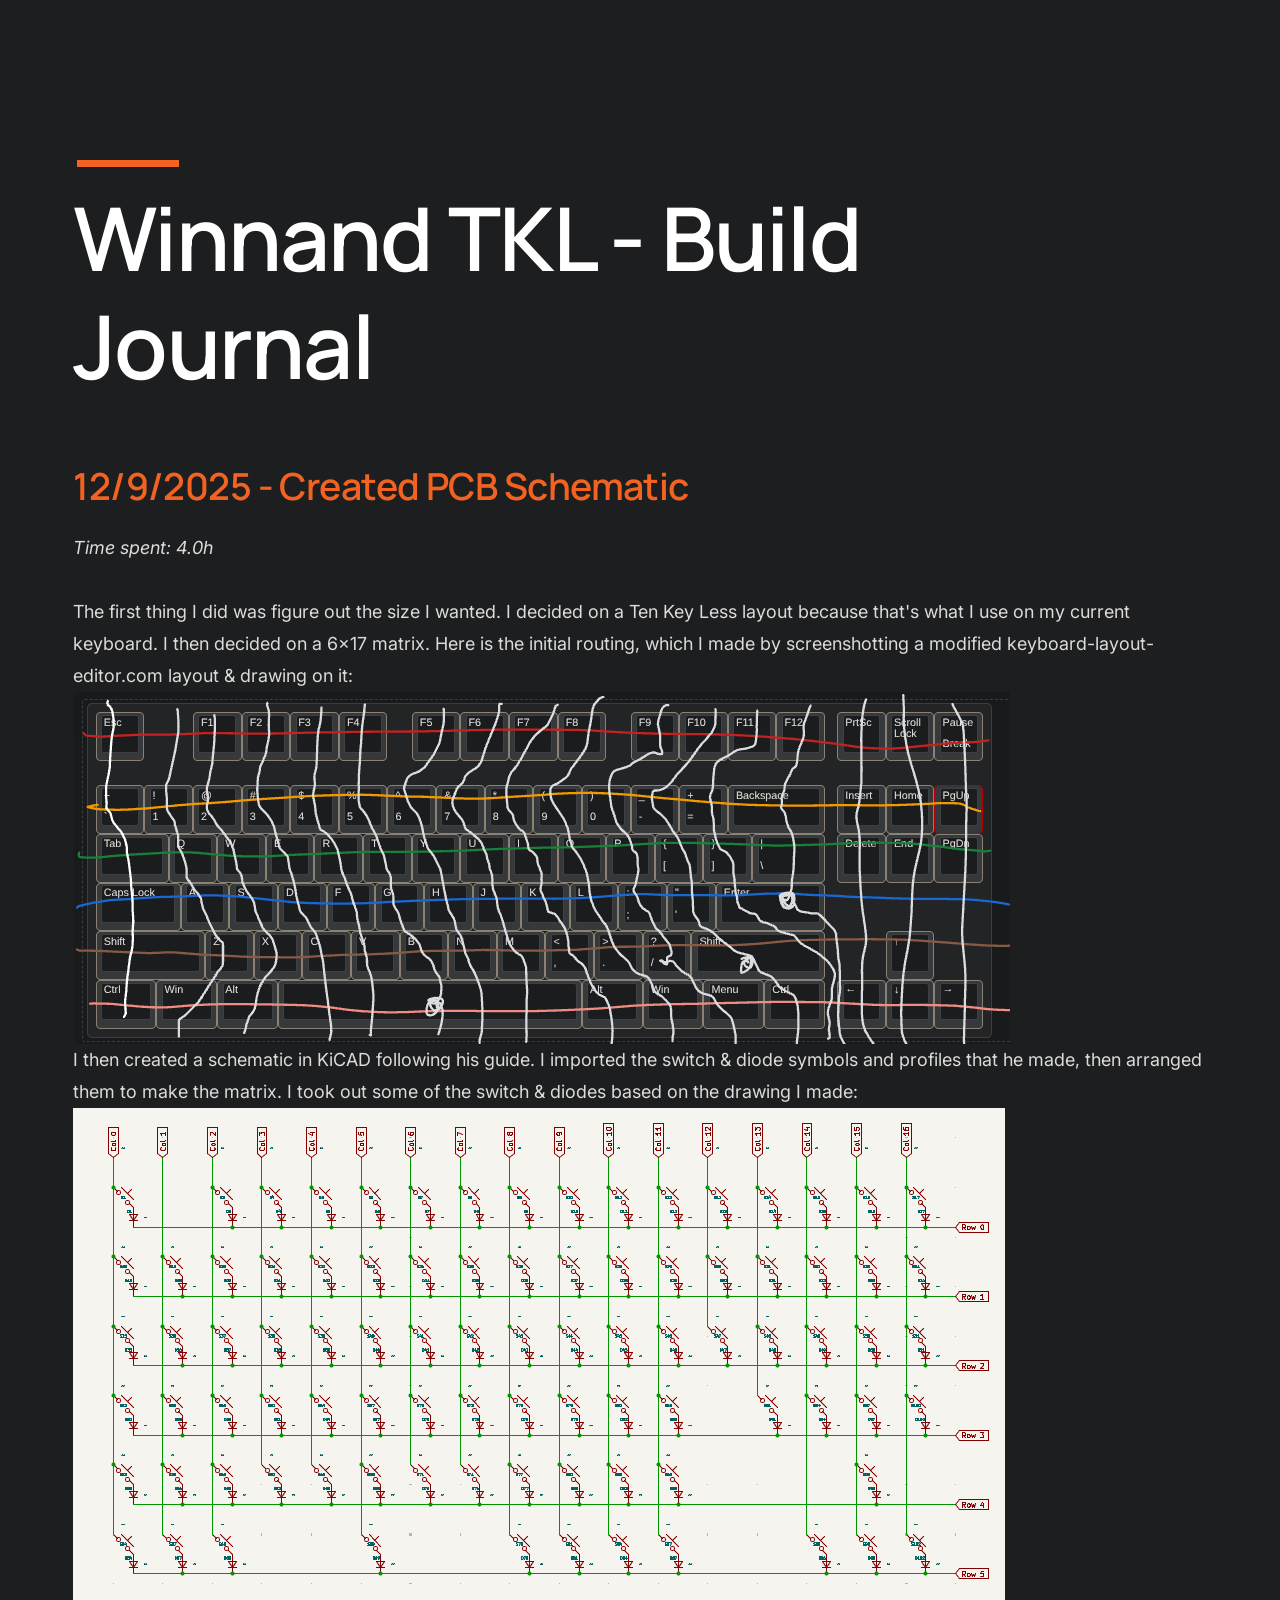
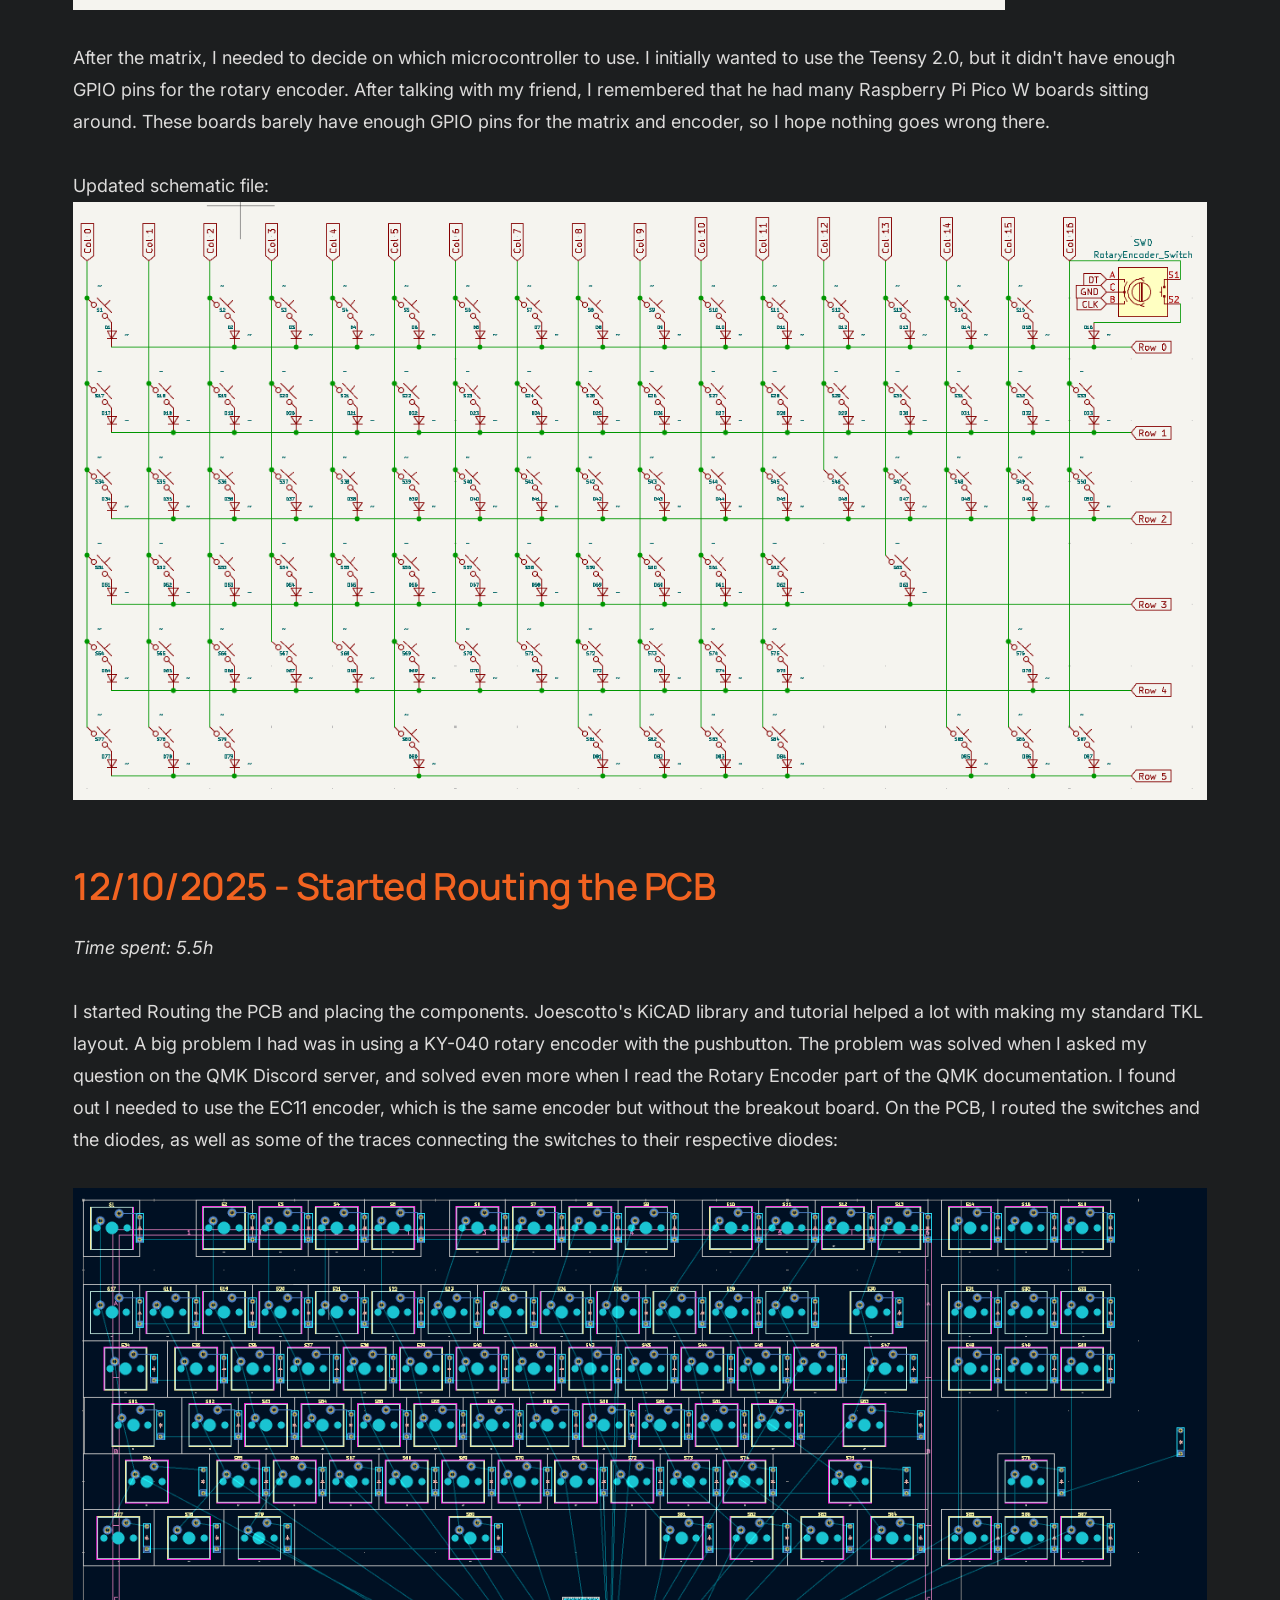
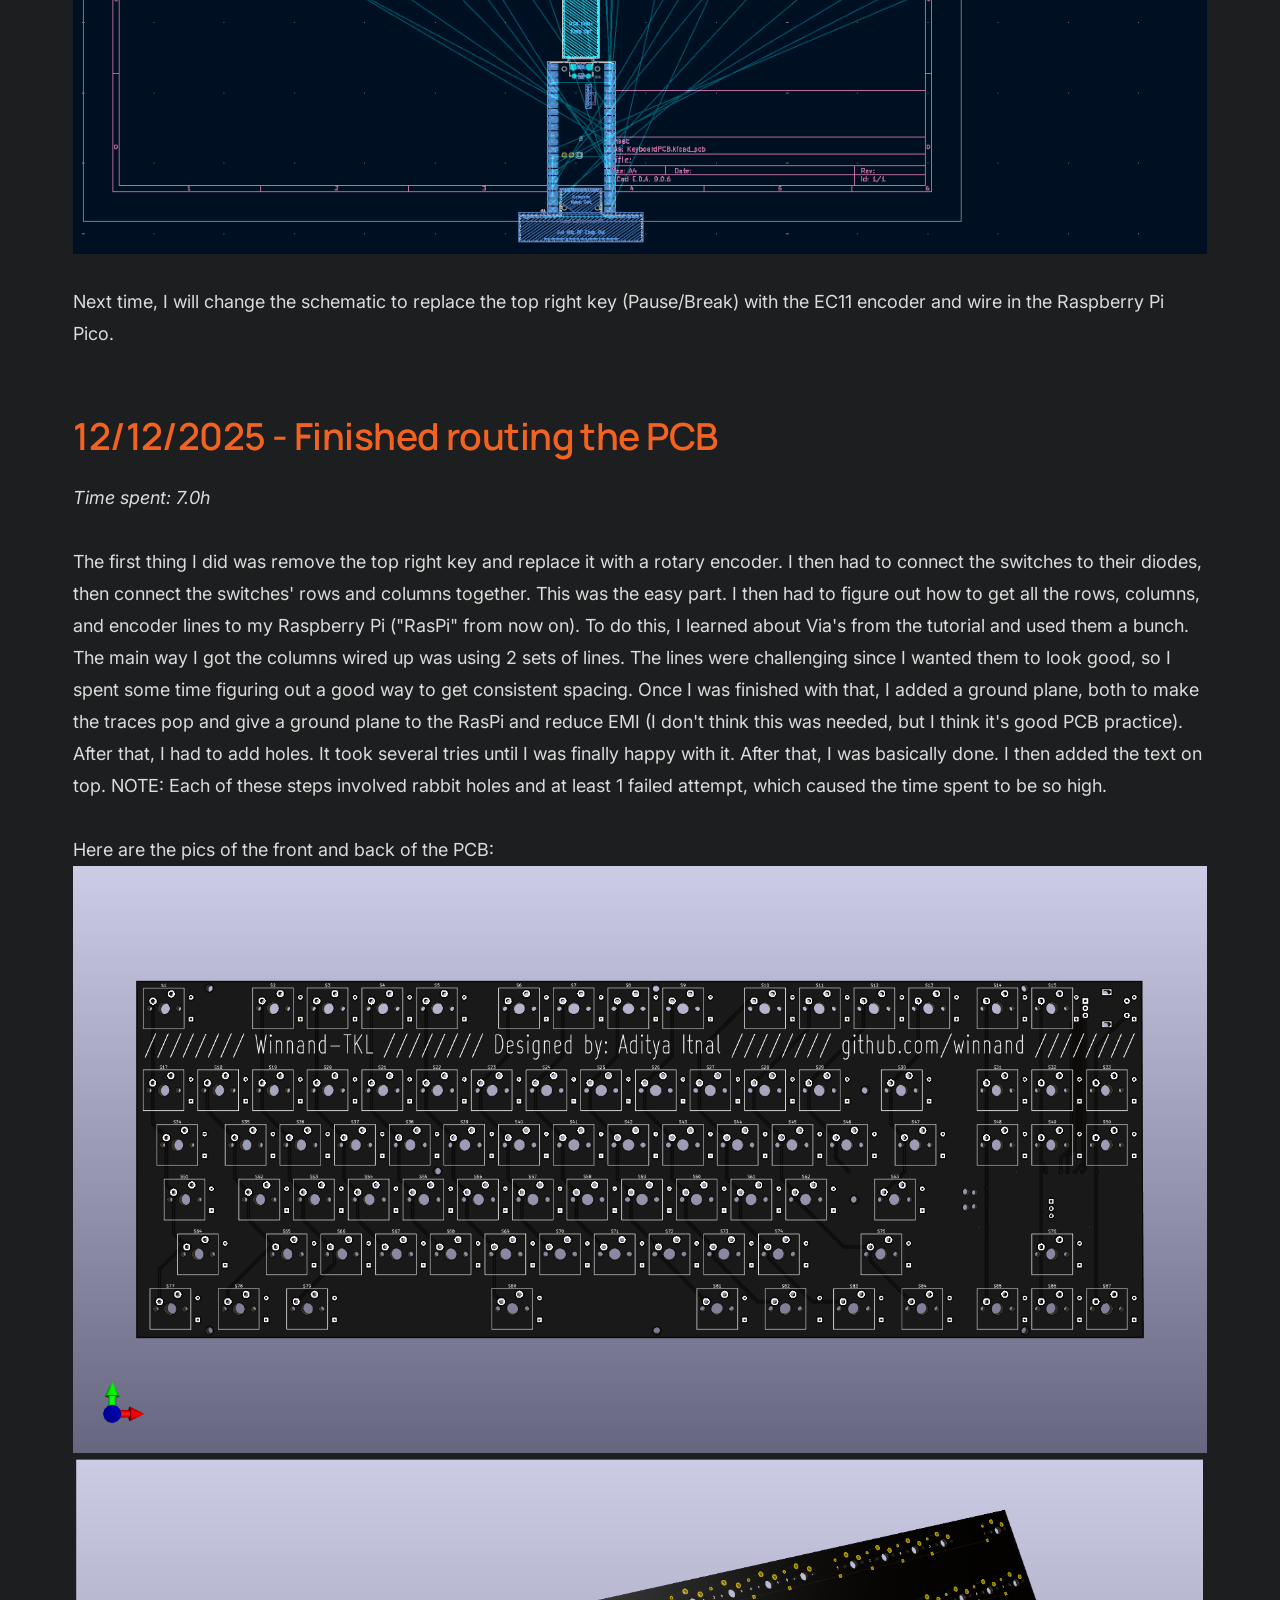
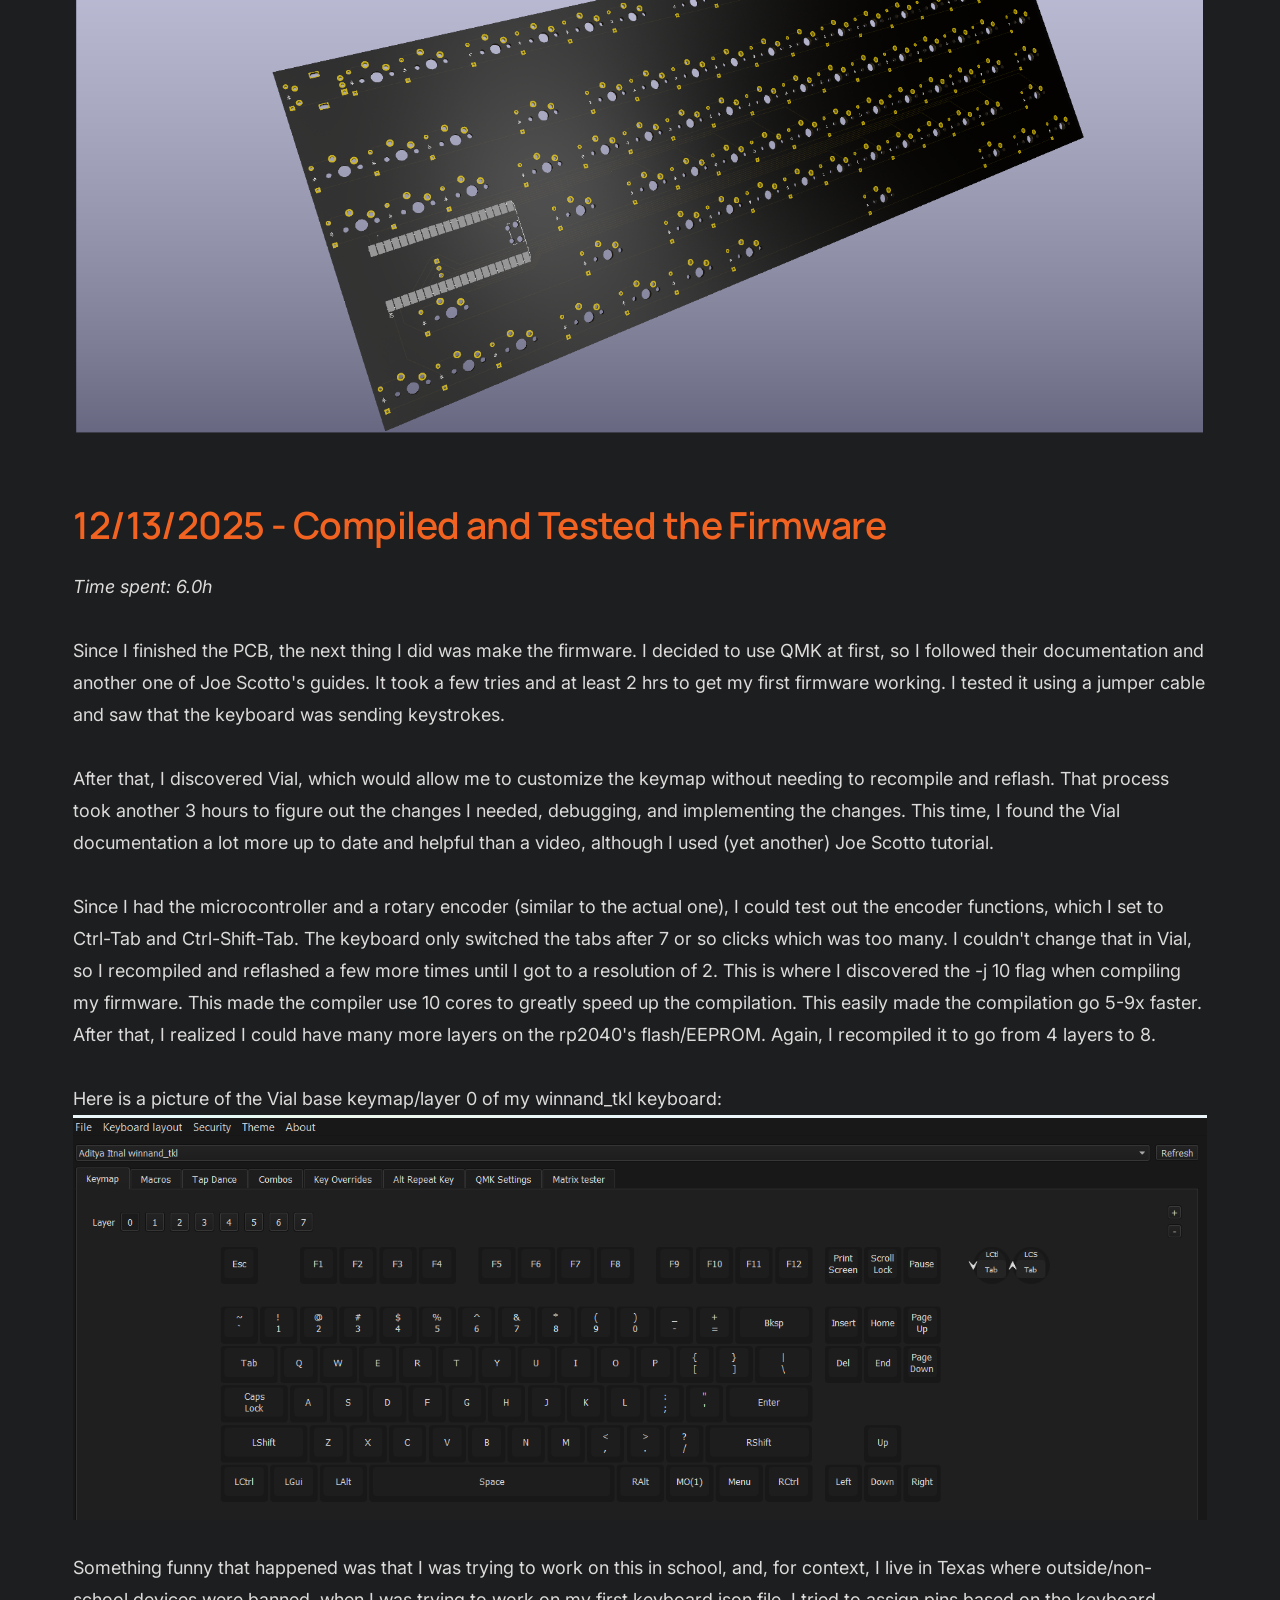
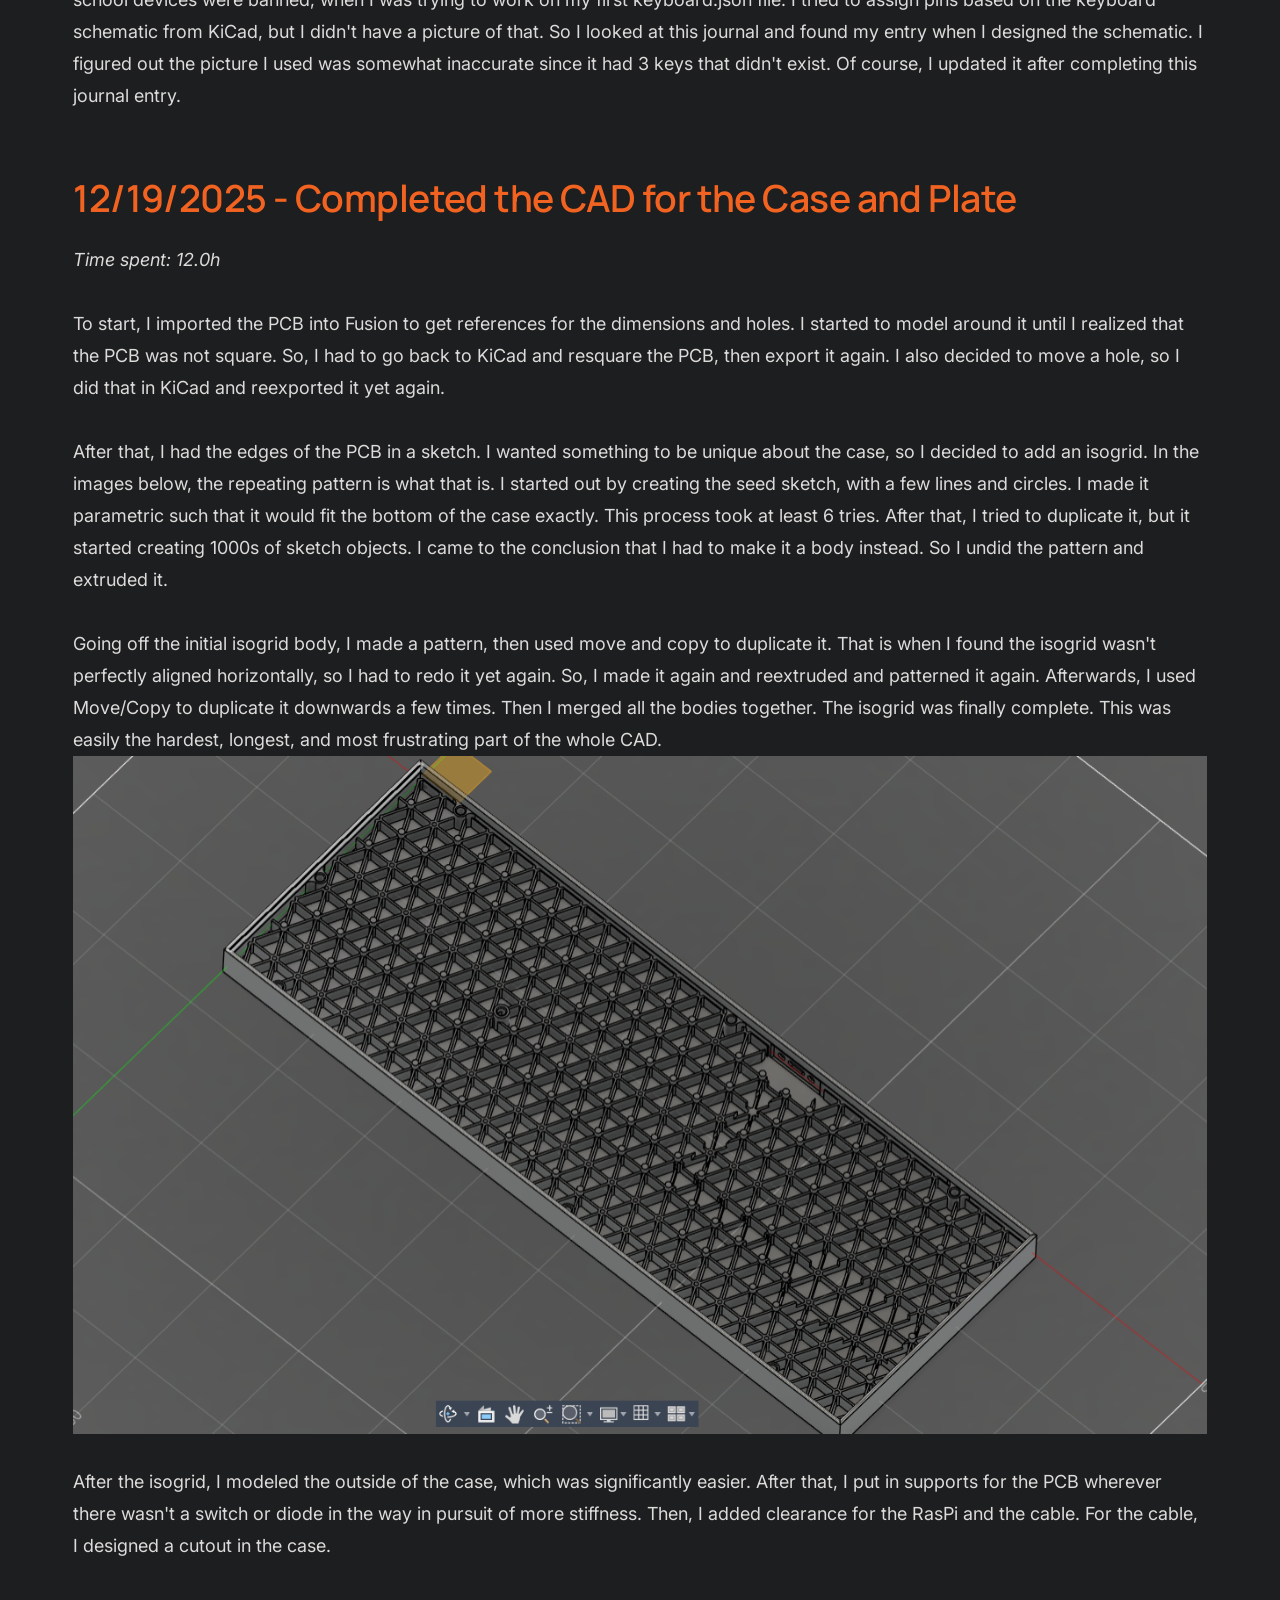
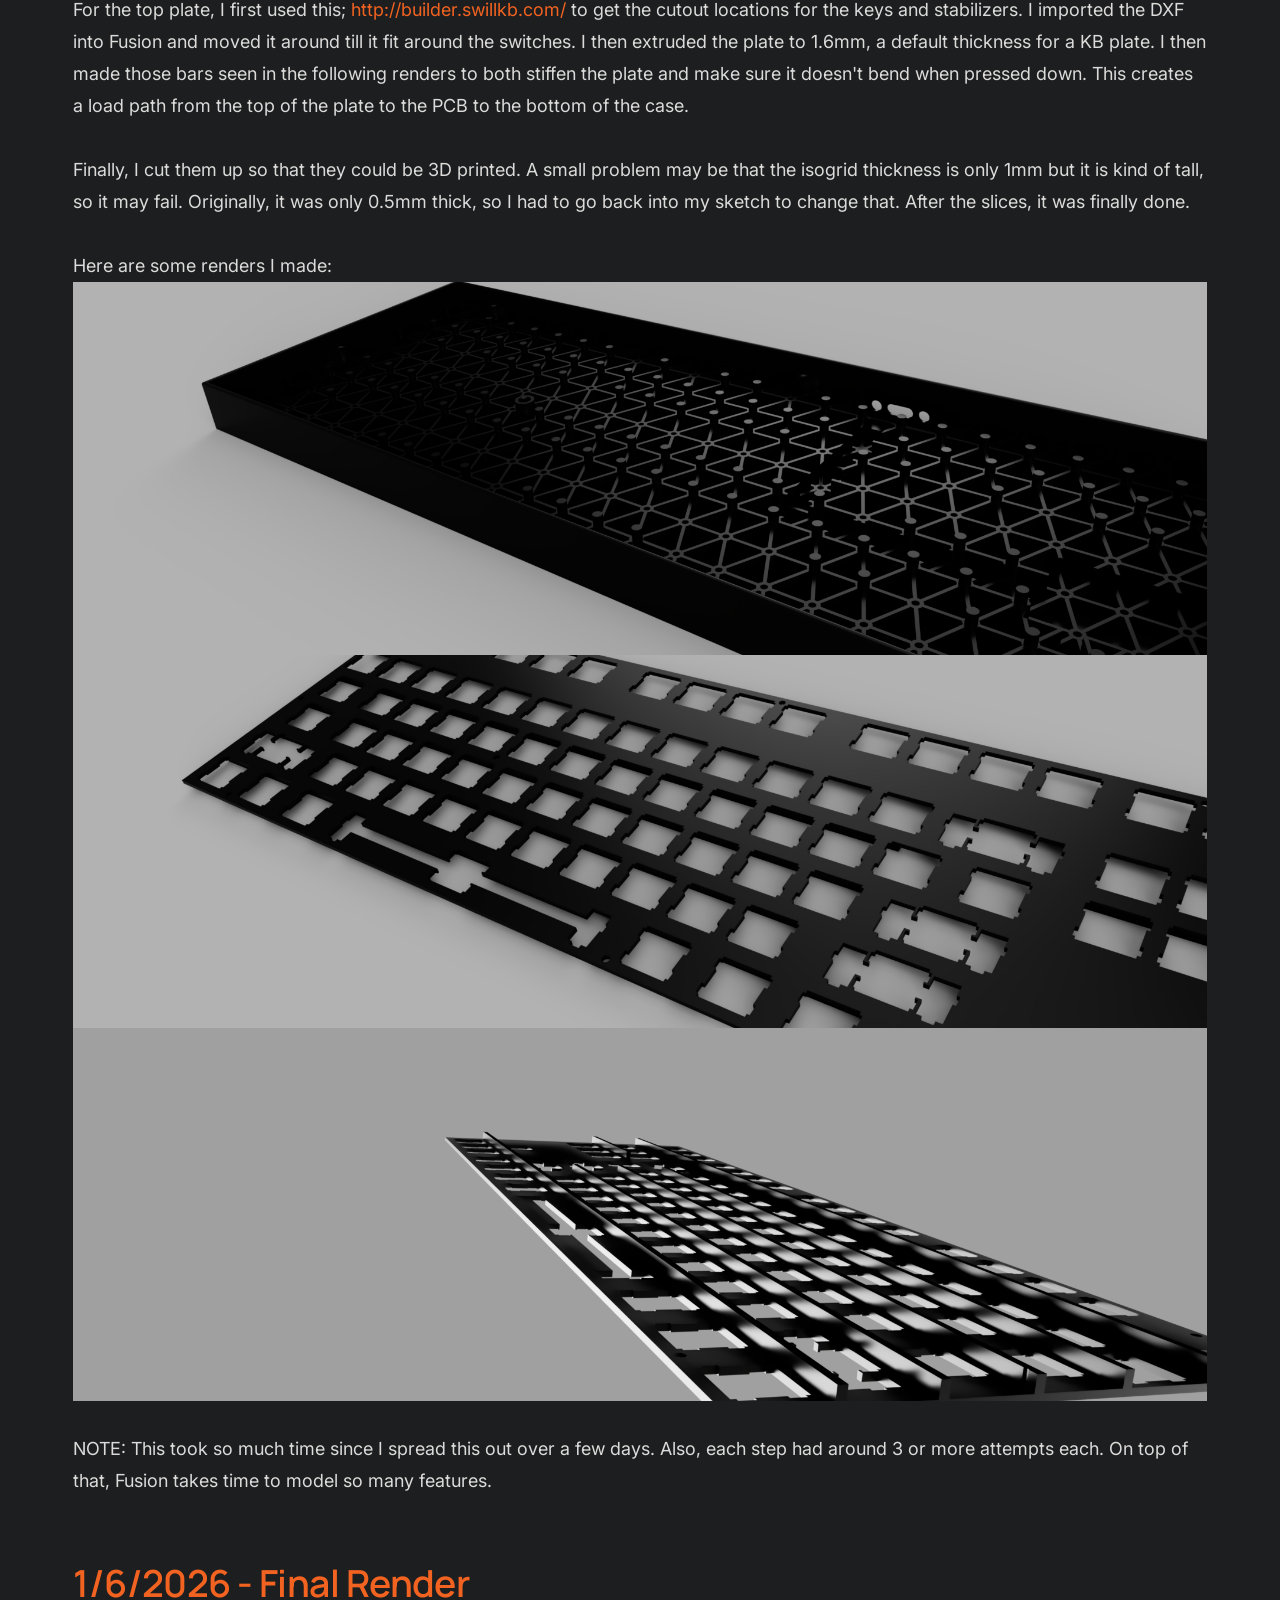
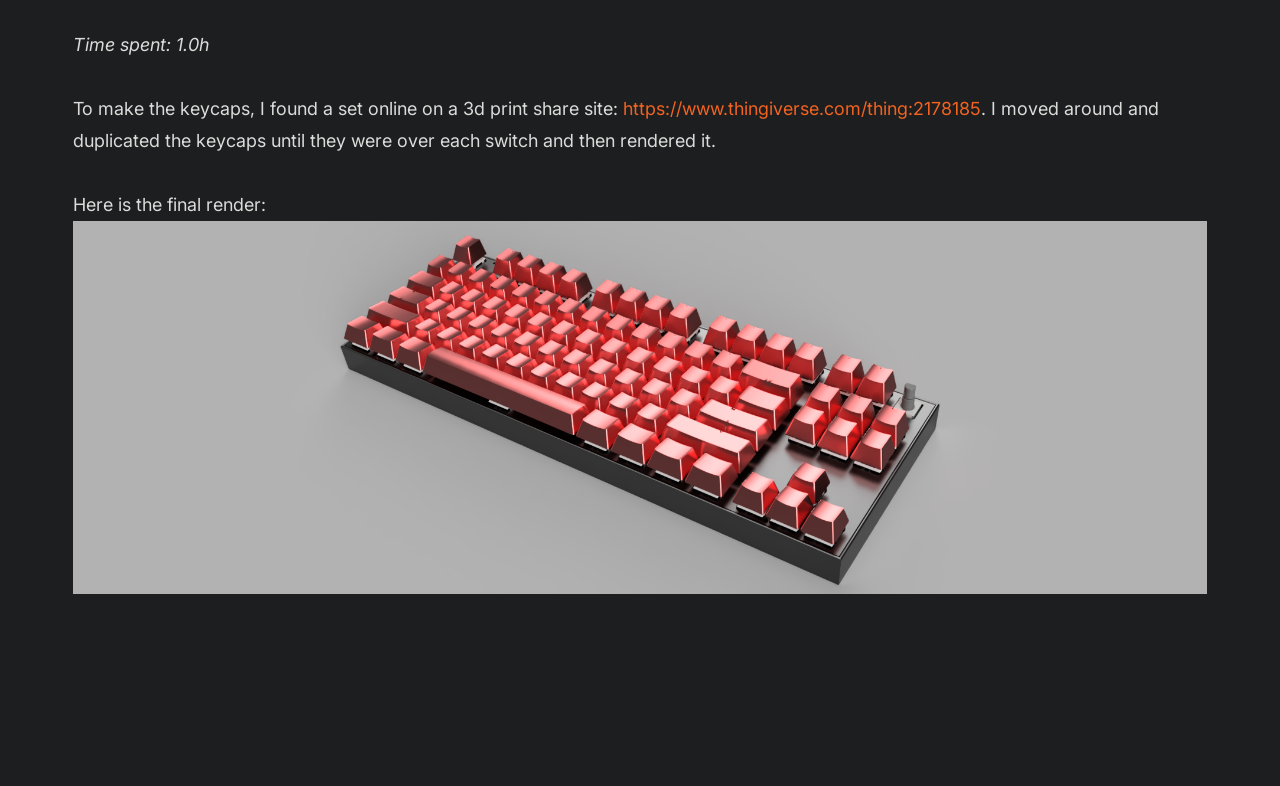
<file: winnandTKL.html>
<!doctype html>
<html lang="en" class="no-js">

<head>
  <meta charset="utf-8" />
  <meta name="viewport" content="width=device-width, initial-scale=1" />
  <title>Winnand TKL - Build Journal | Aditya Itnal</title>
    <meta name="description" content="Build journal for the Winnand TKL, a custom mechanical keyboard with a KiCad PCB, Raspberry Pi Pico W running QMK/Vial, and a Fusion 360 isogrid case.">
    <meta name="author" content="Aditya Itnal">
    <meta property="og:type" content="article">
    <meta property="og:title" content="Winnand TKL - Build Journal | Aditya Itnal">
    <meta property="og:description" content="Build journal for the Winnand TKL, a custom mechanical keyboard with a KiCad PCB, Raspberry Pi Pico W running QMK/Vial, and a Fusion 360 isogrid case.">
    <meta property="og:image" content="https://adityaitnal.com/images/winnandTKL/Final-Render.png">
    <meta property="og:url" content="https://adityaitnal.com/winnandTKL">
    <meta property="og:site_name" content="Aditya Itnal">
    <meta name="twitter:card" content="summary_large_image">
    <link rel="canonical" href="https://adityaitnal.com/winnandTKL">
    <meta name="theme-color" content="#000000">
    <link rel="icon" type="image/svg+xml" href="images/logo.svg">
  <script>
    document.documentElement.classList.remove('no-js');
    document.documentElement.classList.add('js');
  </script>
  <link rel="stylesheet" href="css/vendor.css" />
  <link rel="stylesheet" href="css/styles.css" />
  <link rel="manifest" href="site.webmanifest">
</head>

<body id="top" class="winnand-tkl-page">
  <div id="preloader">
    <div id="loader"></div>
  </div>

  <div id="page" class="s-pagewrap">
    <header class="s-header">
      <div class="row s-header__inner">
        <div class="s-header__block">
          <div class="s-header__logo">
            <a class="logo" href="index.html">
              <img src="images/logo.svg" alt="Homepage">
            </a>
          </div>
          <a class="s-header__menu-toggle" href="#0"><span>Menu</span></a>
        </div>

        <nav class="s-header__nav">
          <ul class="s-header__menu-links">
            <li><a href="index.html#intro">Home</a></li>
          </ul>

          <ul class="s-header__social">
            <li>
              <a href="https://github.com/winnand" target="_blank" rel="noopener noreferrer">
                                <svg viewBox="0 0 24 24" xmlns="http://www.w3.org/2000/svg"><path d="M12 .297c-6.63 0-12 5.373-12 12 0 5.303 3.438 9.8 8.205 11.385.6.113.82-.258.82-.577 0-.285-.01-1.04-.015-2.04-3.338.724-4.042-1.61-4.042-1.61-.546-1.387-1.333-1.756-1.333-1.756-1.09-.745.083-.729.083-.729 1.205.084 1.84 1.237 1.84 1.237 1.07 1.835 2.809 1.305 3.495.998.108-.776.418-1.305.762-1.604-2.665-.3-5.466-1.332-5.466-5.93 0-1.31.469-2.381 1.236-3.221-.124-.303-.535-1.524.117-3.176 0 0 1.008-.322 3.3 1.23a11.5 11.5 0 0 1 6 0c2.292-1.552 3.3-1.23 3.3-1.23.653 1.652.242 2.873.118 3.176.77.84 1.235 1.911 1.235 3.221 0 4.61-2.804 5.625-5.475 5.921.43.372.823 1.102.823 2.222 0 1.604-.015 2.896-.015 3.286 0 .321.216.694.825.576C20.565 22.093 24 17.597 24 12.297c0-6.627-5.373-12-12-12"/></svg>
                <span class="u-screen-reader-text">GitHub</span>
              </a>
            </li>
            <li>
              <a href="https://www.linkedin.com/in/aditya-itnal" target="_blank" rel="noopener noreferrer">
                  <svg xmlns="http://www.w3.org/2000/svg" shape-rendering="geometricPrecision" text-rendering="geometricPrecision" image-rendering="optimizeQuality" fill-rule="evenodd" clip-rule="evenodd" viewBox="0 0 512 512"><path d="M474.919 0H38.592C17.72 0 0 16.504 0 36.841V475.14C0 495.496 11.629 512 32.492 512h436.327C489.718 512 512 495.496 512 475.14V36.841C512 16.504 495.809 0 474.919 0zM195.043 195.043h68.928v35.136h.755c10.505-18.945 41.541-38.177 79.921-38.177 73.655 0 94.214 39.108 94.214 111.538v135.321h-73.148V316.883c0-32.427-12.947-60.883-43.227-60.883-36.768 0-54.295 24.889-54.295 65.758v117.103h-73.148V195.043zM73.139 438.861h73.148V195.043H73.139v243.818zm82.289-329.148c0 25.258-20.457 45.715-45.715 45.715-25.258 0-45.715-20.457-45.715-45.715 0-25.258 20.457-45.715 45.715-45.715 25.258 0 45.715 20.457 45.715 45.715z"/></svg>
                  <span class="u-screen-reader-text">LinkedIn</span>
              </a>
            </li>
          </ul>
        </nav>
      </div>
    </header>

    <main class="s-about">
      <div class="row">
        <div class="column">
        <h1 class="s-intro__content-name text-display-1 text-color-1">Winnand TKL - Build Journal</h1>
        <h2 class="text-color-1">12/9/2025 - Created PCB Schematic</h2>
        <p><em>Time spent: 4.0h</em></p>
        <p>The first thing I did was figure out the size I wanted. I decided on a Ten Key Less layout because that's
          what I use on my current keyboard. I then decided on a 6x17 matrix. Here is the initial routing, which I made
          by screenshotting a modified keyboard-layout-editor.com layout &amp; drawing on it: <img loading="lazy" src="images/winnandTKL/Schematic-Initial.png" alt="Initial key matrix routing sketched over a keyboard-layout-editor layout"><br>
          I then created a schematic in KiCAD following his guide. I imported the switch &amp; diode symbols and
          profiles that he made, then arranged them to make the matrix. I took out some of the switch &amp; diodes based
          on the drawing I made:<br>
          <img loading="lazy" src="images/winnandTKL/Schematic-Updated.png" alt="KiCad schematic of the 6x17 switch and diode matrix">
        </p>
        <p>After the matrix, I needed to decide on which microcontroller to use. I initially wanted to use the Teensy
          2.0, but it didn't have enough GPIO pins for the rotary encoder. After talking with my friend, I remembered
          that he had many Raspberry Pi Pico W boards sitting around. These boards barely have enough GPIO pins for the
          matrix and encoder, so I hope nothing goes wrong there.</p>
        <p>Updated schematic file:<br>
          <img loading="lazy" src="images/winnandTKL/Schematic-PicoW.png" alt="Updated KiCad schematic with the Raspberry Pi Pico W wired in">
        </p>
        <h2 class="text-color-1">12/10/2025 - Started Routing the PCB</h2>
        <p><em>Time spent: 5.5h</em></p>
        <p>I started Routing the PCB and placing the components. Joescotto's KiCAD library and tutorial helped a lot
          with making my standard TKL layout. A big problem I had was in using a KY-040 rotary encoder with the
          pushbutton. The problem was solved when I asked my question on the QMK Discord server, and solved even more
          when I read the Rotary Encoder part of the QMK documentation. I found out I needed to use the EC11 encoder,
          which is the same encoder but without the breakout board. On the PCB, I routed the switches and the diodes, as
          well as some of the traces connecting the switches to their respective diodes:</p>
        <p><img loading="lazy" src="images/winnandTKL/PCB-Routing.png" alt="PCB layout in progress with switches and diodes placed"></p>
        <p>Next time, I will change the schematic to replace the top right key (Pause/Break) with the EC11 encoder and
          wire in the Raspberry Pi Pico.</p>
        <h2 class="text-color-1">12/12/2025 - Finished routing the PCB</h2>
        <p><em>Time spent: 7.0h</em></p>
        <p>The first thing I did was remove the top right key and replace it with a rotary encoder. I then had to
          connect the switches to their diodes, then connect the switches' rows and columns together. This was the easy
          part. I then had to figure out how to get all the rows, columns, and encoder lines to my Raspberry Pi ("RasPi"
          from now on). To do this, I learned about Via's from the tutorial and used them a bunch. The main way I got
          the columns wired up was using 2 sets of lines. The lines were challenging since I wanted them to look good,
          so I spent some time figuring out a good way to get consistent spacing. Once I was finished with that, I added
          a ground plane, both to make the traces pop and give a ground plane to the RasPi and reduce EMI (I don't think
          this was needed, but I think it's good PCB practice). After that, I had to add holes. It took several tries
          until I was finally happy with it. After that, I was basically done. I then added the text on top. NOTE: Each
          of these steps involved rabbit holes and at least 1 failed attempt, which caused the time spent to be so high.
        </p>
        <p>Here are the pics of the front and back of the PCB:<br>
          <img loading="lazy" src="images/winnandTKL/PCB-Front.png" alt="Finished PCB, front side"><br>
          <img loading="lazy" src="images/winnandTKL/PCB-Back.png" alt="Finished PCB, back side with ground plane">
        </p>
        <h2 class="text-color-1">12/13/2025 - Compiled and Tested the Firmware</h2>
        <p><em>Time spent: 6.0h</em></p>
        <p>Since I finished the PCB, the next thing I did was make the firmware. I decided to use QMK at first, so I
          followed their documentation and another one of Joe Scotto's guides. It took a few tries and at least 2 hrs to
          get my first firmware working. I tested it using a jumper cable and saw that the keyboard was sending
          keystrokes.</p>
        <p>After that, I discovered Vial, which would allow me to customize the keymap without needing to recompile and
          reflash. That process took another 3 hours to figure out the changes I needed, debugging, and implementing the
          changes. This time, I found the Vial documentation a lot more up to date and helpful than a video, although I
          used (yet another) Joe Scotto tutorial.</p>
        <p>Since I had the microcontroller and a rotary encoder (similar to the actual one), I could test out the
          encoder functions, which I set to Ctrl-Tab and Ctrl-Shift-Tab. The keyboard only switched the tabs after 7 or
          so clicks which was too many. I couldn't change that in Vial, so I recompiled and reflashed a few more times
          until I got to a resolution of 2. This is where I discovered the -j 10 flag when compiling my firmware. This
          made the compiler use 10 cores to greatly speed up the compilation. This easily made the compilation go 5-9x
          faster. After that, I realized I could have many more layers on the rp2040's flash/EEPROM. Again, I recompiled
          it to go from 4 layers to 8.</p>
        <p>Here is a picture of the Vial base keymap/layer 0 of my winnand_tkl keyboard:<br>
          <img loading="lazy" src="images/winnandTKL/Firmware-Keymap.png" alt="Vial base keymap (layer 0) for the winnand_tkl keyboard">
        </p>
        <p>Something funny that happened was that I was trying to work on this in school, and, for context, I live in
          Texas where outside/non-school devices were banned, when I was trying to work on my first keyboard.json file.
          I tried to assign pins based on the keyboard schematic from KiCad, but I didn't have a picture of that. So I
          looked at this journal and found my entry when I designed the schematic. I figured out the picture I used was
          somewhat inaccurate since it had 3 keys that didn't exist. Of course, I updated it after completing this
          journal entry.</p>
        <h2 class="text-color-1">12/19/2025 - Completed the CAD for the Case and Plate</h2>
        <p><em>Time spent: 12.0h</em></p>
        <p>To start, I imported the PCB into Fusion to get references for the dimensions and holes. I started to model
          around it until I realized that the PCB was not square. So, I had to go back to KiCad and resquare the PCB,
          then export it again. I also decided to move a hole, so I did that in KiCad and reexported it yet again.</p>
        <p>After that, I had the edges of the PCB in a sketch. I wanted something to be unique about the case, so I
          decided to add an isogrid. In the images below, the repeating pattern is what that is. I started out by
          creating the seed sketch, with a few lines and circles. I made it parametric such that it would fit the bottom
          of the case exactly. This process took at least 6 tries. After that, I tried to duplicate it, but it started
          creating 1000s of sketch objects. I came to the conclusion that I had to make it a body instead. So I undid
          the pattern and extruded it.</p>
        <p>Going off the initial isogrid body, I made a pattern, then used move and copy to duplicate it. That is when I
          found the isogrid wasn't perfectly aligned horizontally, so I had to redo it yet again. So, I made it again
          and reextruded and patterned it again. Afterwards, I used Move/Copy to duplicate it downwards a few times.
          Then I merged all the bodies together. The isogrid was finally complete. This was easily the hardest, longest,
          and most frustrating part of the whole CAD.<br>
          <img loading="lazy" src="images/winnandTKL/CAD-Case-Plate.png" alt="Fusion 360 model of the case with isogrid bottom and top plate">
        </p>
        <p>After the isogrid, I modeled the outside of the case, which was significantly easier. After that, I put in
          supports for the PCB wherever there wasn't a switch or diode in the way in pursuit of more stiffness. Then, I
          added clearance for the RasPi and the cable. For the cable, I designed a cutout in the case.</p>
        <p>For the top plate, I first used this; <a href="http://builder.swillkb.com/">http://builder.swillkb.com/</a>
          to get the cutout locations for the keys and stabilizers. I imported the DXF into Fusion and moved it around
          till it fit around the switches. I then extruded the plate to 1.6mm, a default thickness for a KB plate. I
          then made those bars seen in the following renders to both stiffen the plate and make sure it doesn't bend
          when pressed down. This creates a load path from the top of the plate to the PCB to the bottom of the case.
        </p>
        <p>Finally, I cut them up so that they could be 3D printed. A small problem may be that the isogrid thickness is
          only 1mm but it is kind of tall, so it may fail. Originally, it was only 0.5mm thick, so I had to go back into
          my sketch to change that. After the slices, it was finally done.</p>
        <p>Here are some renders I made:<br>
          <img loading="lazy" src="images/winnandTKL/CAD-Case-Render-1.png" alt="Render of the keyboard case"><br>
          <img loading="lazy" src="images/winnandTKL/CAD-Plate.png" alt="Render of the switch plate"><img loading="lazy" src="images/winnandTKL/CAD-Plate-Underside.png" alt="Render of the switch plate underside with stiffening bars">
        </p>
        <p>NOTE: This took so much time since I spread this out over a few days. Also, each step had around 3 or more
          attempts each. On top of that, Fusion takes time to model so many features.</p>
        <h2 class="text-color-1">1/6/2026 - Final Render</h2>
        <p><em>Time spent: 1.0h</em></p>
        <p>To make the keycaps, I found a set online on a 3d print share site: <a
            href="https://www.thingiverse.com/thing:2178185">https://www.thingiverse.com/thing:2178185</a>. I moved
          around and duplicated the keycaps until they were over each switch and then rendered it.</p>
        <p>Here is the final render:<br>
          <img loading="lazy" src="images/winnandTKL/Final-Render.png" alt="Final render of the assembled Winnand TKL keyboard with keycaps">
        </p>
      </div>
    </div>
    </main>
    <div class="ss-go-top">
      <a class="smoothscroll" title="Back to Top" href="#top">
        <svg xmlns="http://www.w3.org/2000/svg" width="24" height="24" viewBox="0 0 24 24"><path d="M6 4h12v2H6zm5 10v6h2v-6h5l-6-6-6 6z"></path></svg>
      </a>
    </div>
  </div>
  <script src="js/plugins.js"></script>
  <script src="js/main.js"></script>
</body>

</html>
</file>
<file: css/vendor.css>
/* ===================================================================
 * Mueller Third-party Stylesheets
 * Template Ver. 1.0.0
 * 06-21-2022
 * -------------------------------------------------------------------
 *
 * TOC:
 * 
 * # PrismJS
 * # Swiper
 * # Basiclightbox
 *
 * ------------------------------------------------------------------- */

/* ===================================================================
 * # PrismJS 1.20.0
 *   https://prismjs.com/download.html#themes=prism-okaidia&languages=markup+css+clike+javascript+markup-templating+php 
 *   
 *   okaidia theme for JavaScript, CSS and HTML
 *   Loosely based on Monokai textmate theme by http://www.monokai.nl/
 *   @author ocodia
 * ------------------------------------------------------------------- */
code[class*="language-"],
pre[class*="language-"] {
    color           : #f8f8f2;
    background      : none;
    text-shadow     : 0 1px rgba(0, 0, 0, 0.3);
    font-family     : var(--font-mono);
    font-size       : calc(var(--text-size) * 0.9444);
    text-align      : left;
    white-space     : pre;
    word-spacing    : normal;
    word-break      : normal;
    word-wrap       : normal;
    line-height     : var(--vspace-1);
    -moz-tab-size   : 4;
    -o-tab-size     : 4;
    tab-size        : 4;
    -webkit-hyphens : none;
    -moz-hyphens    : none;
    -ms-hyphens     : none;
    hyphens         : none;
}

/* Code blocks */
pre[class*="language-"] {
    padding  : var(--vspace-0_5) 0 var(--vspace-1);
    margin   : var(--vspace-1) 0;
    overflow : auto;
}

:not(pre)>code[class*="language-"],
pre[class*="language-"] {
    background : #272822;
}

/* Inline code */
:not(pre)>code[class*="language-"] {
    padding     : .1em;
    white-space : normal;
}

.token.comment,
.token.prolog,
.token.doctype,
.token.cdata {
    color : slategray;
}

.token.punctuation {
    color : #f8f8f2;
}

.token.namespace {
    opacity : .7;
}

.token.property,
.token.tag,
.token.constant,
.token.symbol,
.token.deleted {
    color : #f92672;
}

.token.boolean,
.token.number {
    color : #ae81ff;
}

.token.selector,
.token.attr-name,
.token.string,
.token.char,
.token.builtin,
.token.inserted {
    color : #a6e22e;
}

.token.operator,
.token.entity,
.token.url,
.language-css .token.string,
.style .token.string,
.token.variable {
    color : #f8f8f2;
}

.token.atrule,
.token.attr-value,
.token.function,
.token.class-name {
    color : #e6db74;
}

.token.keyword {
    color : #66d9ef;
}

.token.regex,
.token.important {
    color : #fd971f;
}

.token.important,
.token.bold {
    font-weight : bold;
}

.token.italic {
    font-style : italic;
}

.token.entity {
    cursor : help;
}


/* ===================================================================
 * # Swiper 6.4.5
 *   Most modern mobile touch slider and framework with hardware accelerated transitions
 *   https://swiperjs.com
 *
 *   Copyright 2014-2020 Vladimir Kharlampidi
 *
 *   Released under the MIT License
 *
 *   Released on: December 18, 2020
 * ------------------------------------------------------------------- */
@font-face {
    font-family : "swiper-icons";
    src         : url("data:application/font-woff;charset=utf-8;base64, [base64]//wADZ2x5ZgAAAywAAADMAAAD2MHtryVoZWFkAAABbAAAADAAAAA2E2+eoWhoZWEAAAGcAAAAHwAAACQC9gDzaG10eAAAAigAAAAZAAAArgJkABFsb2NhAAAC0AAAAFoAAABaFQAUGG1heHAAAAG8AAAAHwAAACAAcABAbmFtZQAAA/gAAAE5AAACXvFdBwlwb3N0AAAFNAAAAGIAAACE5s74hXjaY2BkYGAAYpf5Hu/j+W2+MnAzMYDAzaX6QjD6/4//Bxj5GA8AuRwMYGkAPywL13jaY2BkYGA88P8Agx4j+/8fQDYfA1AEBWgDAIB2BOoAeNpjYGRgYNBh4GdgYgABEMnIABJzYNADCQAACWgAsQB42mNgYfzCOIGBlYGB0YcxjYGBwR1Kf2WQZGhhYGBiYGVmgAFGBiQQkOaawtDAoMBQxXjg/wEGPcYDDA4wNUA2CCgwsAAAO4EL6gAAeNpj2M0gyAACqxgGNWBkZ2D4/wMA+xkDdgAAAHjaY2BgYGaAYBkGRgYQiAHyGMF8FgYHIM3DwMHABGQrMOgyWDLEM1T9/w8UBfEMgLzE////P/5//f/V/xv+r4eaAAeMbAxwIUYmIMHEgKYAYjUcsDAwsLKxc3BycfPw8jEQA/[base64]/uznmfPFBNODM2K7MTQ45YEAZqGP81AmGGcF3iPqOop0r1SPTaTbVkfUe4HXj97wYE+yNwWYxwWu4v1ugWHgo3S1XdZEVqWM7ET0cfnLGxWfkgR42o2PvWrDMBSFj/IHLaF0zKjRgdiVMwScNRAoWUoH78Y2icB/yIY09An6AH2Bdu/UB+yxopYshQiEvnvu0dURgDt8QeC8PDw7Fpji3fEA4z/PEJ6YOB5hKh4dj3EvXhxPqH/SKUY3rJ7srZ4FZnh1PMAtPhwP6fl2PMJMPDgeQ4rY8YT6Gzao0eAEA409DuggmTnFnOcSCiEiLMgxCiTI6Cq5DZUd3Qmp10vO0LaLTd2cjN4fOumlc7lUYbSQcZFkutRG7g6JKZKy0RmdLY680CDnEJ+UMkpFFe1RN7nxdVpXrC4aTtnaurOnYercZg2YVmLN/d/gczfEimrE/fs/bOuq29Zmn8tloORaXgZgGa78yO9/cnXm2BpaGvq25Dv9S4E9+5SIc9PqupJKhYFSSl47+Qcr1mYNAAAAeNptw0cKwkAAAMDZJA8Q7OUJvkLsPfZ6zFVERPy8qHh2YER+3i/BP83vIBLLySsoKimrqKqpa2hp6+jq6RsYGhmbmJqZSy0sraxtbO3sHRydnEMU4uR6yx7JJXveP7WrDycAAAAAAAH//wACeNpjYGRgYOABYhkgZgJCZgZNBkYGLQZtIJsFLMYAAAw3ALgAeNolizEKgDAQBCchRbC2sFER0YD6qVQiBCv/H9ezGI6Z5XBAw8CBK/m5iQQVauVbXLnOrMZv2oLdKFa8Pjuru2hJzGabmOSLzNMzvutpB3N42mNgZGBg4GKQYzBhYMxJLMlj4GBgAYow/P/PAJJhLM6sSoWKfWCAAwDAjgbRAAB42mNgYGBkAIIbCZo5IPrmUn0hGA0AO8EFTQAA") format("woff");
    font-weight : 400;
    font-style  : normal;
}

:root {
    --swiper-theme-color : #007aff;
}

.swiper-container {
    margin-left  : auto;
    margin-right : auto;
    position     : relative;
    overflow     : hidden;
    list-style   : none;
    padding      : 0;
    /* Fix of Webkit flickering */
    z-index      : 1;
}

.swiper-container-vertical>.swiper-wrapper {
    flex-direction : column;
}

.swiper-wrapper {
    position            : relative;
    width               : 100%;
    height              : 100%;
    z-index             : 1;
    display             : flex;
    transition-property : transform;
    box-sizing          : content-box;
}

.swiper-container-android .swiper-slide,
.swiper-wrapper {
    transform : translate3d(0px, 0, 0);
}

.swiper-container-multirow>.swiper-wrapper {
    flex-wrap : wrap;
}

.swiper-container-multirow-column>.swiper-wrapper {
    flex-wrap      : wrap;
    flex-direction : column;
}

.swiper-container-free-mode>.swiper-wrapper {
    transition-timing-function : ease-out;
    margin                     : 0 auto;
}

.swiper-slide {
    flex-shrink         : 0;
    width               : 100%;
    height              : 100%;
    position            : relative;
    transition-property : transform;
}

.swiper-slide-invisible-blank {
    visibility : hidden;
}

/* Auto Height */
.swiper-container-autoheight,
.swiper-container-autoheight .swiper-slide {
    height : auto;
}

.swiper-container-autoheight .swiper-wrapper {
    align-items         : flex-start;
    transition-property : transform, height;
}

/* 3D Effects */
.swiper-container-3d {
    perspective : 1200px;
}

.swiper-container-3d .swiper-wrapper,
.swiper-container-3d .swiper-slide,
.swiper-container-3d .swiper-slide-shadow-left,
.swiper-container-3d .swiper-slide-shadow-right,
.swiper-container-3d .swiper-slide-shadow-top,
.swiper-container-3d .swiper-slide-shadow-bottom,
.swiper-container-3d .swiper-cube-shadow {
    transform-style : preserve-3d;
}

.swiper-container-3d .swiper-slide-shadow-left,
.swiper-container-3d .swiper-slide-shadow-right,
.swiper-container-3d .swiper-slide-shadow-top,
.swiper-container-3d .swiper-slide-shadow-bottom {
    position       : absolute;
    left           : 0;
    top            : 0;
    width          : 100%;
    height         : 100%;
    pointer-events : none;
    z-index        : 10;
}

.swiper-container-3d .swiper-slide-shadow-left {
    background-image : linear-gradient(to left, rgba(0, 0, 0, 0.5), rgba(0, 0, 0, 0));
}

.swiper-container-3d .swiper-slide-shadow-right {
    background-image : linear-gradient(to right, rgba(0, 0, 0, 0.5), rgba(0, 0, 0, 0));
}

.swiper-container-3d .swiper-slide-shadow-top {
    background-image : linear-gradient(to top, rgba(0, 0, 0, 0.5), rgba(0, 0, 0, 0));
}

.swiper-container-3d .swiper-slide-shadow-bottom {
    background-image : linear-gradient(to bottom, rgba(0, 0, 0, 0.5), rgba(0, 0, 0, 0));
}

/* CSS Mode */
.swiper-container-css-mode>.swiper-wrapper {
    overflow           : auto;
    scrollbar-width    : none;
    /* For Firefox */
    -ms-overflow-style : none;
    /* For Internet Explorer and Edge */
}

.swiper-container-css-mode>.swiper-wrapper::-webkit-scrollbar {
    display : none;
}

.swiper-container-css-mode>.swiper-wrapper>.swiper-slide {
    scroll-snap-align : start start;
}

.swiper-container-horizontal.swiper-container-css-mode>.swiper-wrapper {
    scroll-snap-type : x mandatory;
}

.swiper-container-vertical.swiper-container-css-mode>.swiper-wrapper {
    scroll-snap-type : y mandatory;
}

:root {
    --swiper-navigation-size  : 44px;
    /*
    --swiper-navigation-color : var(--swiper-theme-color);
    */
}

.swiper-button-prev,
.swiper-button-next {
    position        : absolute;
    top             : 50%;
    width           : calc(var(--swiper-navigation-size) / 44 * 27);
    height          : var(--swiper-navigation-size);
    margin-top      : calc(-1 * var(--swiper-navigation-size) / 2);
    z-index         : 10;
    cursor          : pointer;
    display         : flex;
    align-items     : center;
    justify-content : center;
    color           : var(--swiper-navigation-color, var(--swiper-theme-color));
}

.swiper-button-prev.swiper-button-disabled,
.swiper-button-next.swiper-button-disabled {
    opacity        : 0.35;
    cursor         : auto;
    pointer-events : none;
}

.swiper-button-prev:after,
.swiper-button-next:after {
    font-family    : swiper-icons;
    font-size      : var(--swiper-navigation-size);
    text-transform : none !important;
    letter-spacing : 0;
    text-transform : none;
    font-variant   : initial;
    line-height    : 1;
}

.swiper-button-prev,
.swiper-container-rtl .swiper-button-next {
    left  : 10px;
    right : auto;
}

.swiper-button-prev:after,
.swiper-container-rtl .swiper-button-next:after {
    content : "prev";
}

.swiper-button-next,
.swiper-container-rtl .swiper-button-prev {
    right : 10px;
    left  : auto;
}

.swiper-button-next:after,
.swiper-container-rtl .swiper-button-prev:after {
    content : "next";
}

.swiper-button-prev.swiper-button-white,
.swiper-button-next.swiper-button-white {
    --swiper-navigation-color : #ffffff;
}

.swiper-button-prev.swiper-button-black,
.swiper-button-next.swiper-button-black {
    --swiper-navigation-color : #000000;
}

.swiper-button-lock {
    display : none;
}

:root {
    /*
    --swiper-pagination-color: var(--swiper-theme-color);
    */
}

.swiper-pagination {
    position   : absolute;
    text-align : center;
    transition : 300ms opacity;
    transform  : translate3d(0, 0, 0);
    z-index    : 10;
}

.swiper-pagination.swiper-pagination-hidden {
    opacity : 0;
}

/* Common Styles */
.swiper-pagination-fraction,
.swiper-pagination-custom,
.swiper-container-horizontal>.swiper-pagination-bullets {
    bottom : 10px;
    left   : 0;
    width  : 100%;
}

/* Bullets */
.swiper-pagination-bullets-dynamic {
    overflow  : hidden;
    font-size : 0;
}

.swiper-pagination-bullets-dynamic .swiper-pagination-bullet {
    transform : scale(0.33);
    position  : relative;
}

.swiper-pagination-bullets-dynamic .swiper-pagination-bullet-active {
    transform : scale(1);
}

.swiper-pagination-bullets-dynamic .swiper-pagination-bullet-active-main {
    transform : scale(1);
}

.swiper-pagination-bullets-dynamic .swiper-pagination-bullet-active-prev {
    transform : scale(0.66);
}

.swiper-pagination-bullets-dynamic .swiper-pagination-bullet-active-prev-prev {
    transform : scale(0.33);
}

.swiper-pagination-bullets-dynamic .swiper-pagination-bullet-active-next {
    transform : scale(0.66);
}

.swiper-pagination-bullets-dynamic .swiper-pagination-bullet-active-next-next {
    transform : scale(0.33);
}

.swiper-pagination-bullet {
    width         : 8px;
    height        : 8px;
    display       : inline-block;
    border-radius : 100%;
    background    : #000;
    opacity       : 0.2;
}

button.swiper-pagination-bullet {
    border             : none;
    margin             : 0;
    padding            : 0;
    box-shadow         : none;
    -webkit-appearance : none;
    -moz-appearance    : none;
    appearance         : none;
}

.swiper-pagination-clickable .swiper-pagination-bullet {
    cursor : pointer;
}

.swiper-pagination-bullet-active {
    opacity    : 1;
    background : var(--swiper-pagination-color, var(--swiper-theme-color));
}

.swiper-container-vertical>.swiper-pagination-bullets {
    right     : 10px;
    top       : 50%;
    transform : translate3d(0px, -50%, 0);
}

.swiper-container-vertical>.swiper-pagination-bullets .swiper-pagination-bullet {
    margin  : 6px 0;
    display : block;
}

.swiper-container-vertical>.swiper-pagination-bullets.swiper-pagination-bullets-dynamic {
    top       : 50%;
    transform : translateY(-50%);
    width     : 8px;
}

.swiper-container-vertical>.swiper-pagination-bullets.swiper-pagination-bullets-dynamic .swiper-pagination-bullet {
    display    : inline-block;
    transition : 200ms transform, 200ms top;
}

.swiper-container-horizontal>.swiper-pagination-bullets .swiper-pagination-bullet {
    margin : 0 4px;
}

.swiper-container-horizontal>.swiper-pagination-bullets.swiper-pagination-bullets-dynamic {
    left        : 50%;
    transform   : translateX(-50%);
    white-space : nowrap;
}

.swiper-container-horizontal>.swiper-pagination-bullets.swiper-pagination-bullets-dynamic .swiper-pagination-bullet {
    transition : 200ms transform, 200ms left;
}

.swiper-container-horizontal.swiper-container-rtl>.swiper-pagination-bullets-dynamic .swiper-pagination-bullet {
    transition : 200ms transform, 200ms right;
}

/* Progress */
.swiper-pagination-progressbar {
    background : rgba(0, 0, 0, 0.25);
    position   : absolute;
}

.swiper-pagination-progressbar .swiper-pagination-progressbar-fill {
    background       : var(--swiper-pagination-color, var(--swiper-theme-color));
    position         : absolute;
    left             : 0;
    top              : 0;
    width            : 100%;
    height           : 100%;
    transform        : scale(0);
    transform-origin : left top;
}

.swiper-container-rtl .swiper-pagination-progressbar .swiper-pagination-progressbar-fill {
    transform-origin : right top;
}

.swiper-container-horizontal>.swiper-pagination-progressbar,
.swiper-container-vertical>.swiper-pagination-progressbar.swiper-pagination-progressbar-opposite {
    width  : 100%;
    height : 4px;
    left   : 0;
    top    : 0;
}

.swiper-container-vertical>.swiper-pagination-progressbar,
.swiper-container-horizontal>.swiper-pagination-progressbar.swiper-pagination-progressbar-opposite {
    width  : 4px;
    height : 100%;
    left   : 0;
    top    : 0;
}

.swiper-pagination-white {
    --swiper-pagination-color : #ffffff;
}

.swiper-pagination-black {
    --swiper-pagination-color : #000000;
}

.swiper-pagination-lock {
    display : none;
}

/* Scrollbar */
.swiper-scrollbar {
    border-radius    : 10px;
    position         : relative;
    -ms-touch-action : none;
    background       : rgba(0, 0, 0, 0.1);
}

.swiper-container-horizontal>.swiper-scrollbar {
    position : absolute;
    left     : 1%;
    bottom   : 3px;
    z-index  : 50;
    height   : 5px;
    width    : 98%;
}

.swiper-container-vertical>.swiper-scrollbar {
    position : absolute;
    right    : 3px;
    top      : 1%;
    z-index  : 50;
    width    : 5px;
    height   : 98%;
}

.swiper-scrollbar-drag {
    height        : 100%;
    width         : 100%;
    position      : relative;
    background    : rgba(0, 0, 0, 0.5);
    border-radius : 10px;
    left          : 0;
    top           : 0;
}

.swiper-scrollbar-cursor-drag {
    cursor : move;
}

.swiper-scrollbar-lock {
    display : none;
}

.swiper-zoom-container {
    width           : 100%;
    height          : 100%;
    display         : flex;
    justify-content : center;
    align-items     : center;
    text-align      : center;
}

.swiper-zoom-container>img,
.swiper-zoom-container>svg,
.swiper-zoom-container>canvas {
    max-width  : 100%;
    max-height : 100%;
    object-fit : contain;
}

.swiper-slide-zoomed {
    cursor : move;
}

/* Preloader */
:root {
    /*
    --swiper-preloader-color: var(--swiper-theme-color);
    */
}

.swiper-lazy-preloader {
    width            : 42px;
    height           : 42px;
    position         : absolute;
    left             : 50%;
    top              : 50%;
    margin-left      : -21px;
    margin-top       : -21px;
    z-index          : 10;
    transform-origin : 50%;
    animation        : swiper-preloader-spin 1s infinite linear;
    box-sizing       : border-box;
    border           : 4px solid var(--swiper-preloader-color, var(--swiper-theme-color));
    border-radius    : 50%;
    border-top-color : transparent;
}

.swiper-lazy-preloader-white {
    --swiper-preloader-color : #fff;
}

.swiper-lazy-preloader-black {
    --swiper-preloader-color : #000;
}

@keyframes swiper-preloader-spin {
    100% {
        transform : rotate(360deg);
    }
}

/* a11y */
.swiper-container .swiper-notification {
    position       : absolute;
    left           : 0;
    top            : 0;
    pointer-events : none;
    opacity        : 0;
    z-index        : -1000;
}

.swiper-container-fade.swiper-container-free-mode .swiper-slide {
    transition-timing-function : ease-out;
}

.swiper-container-fade .swiper-slide {
    pointer-events      : none;
    transition-property : opacity;
}

.swiper-container-fade .swiper-slide .swiper-slide {
    pointer-events : none;
}

.swiper-container-fade .swiper-slide-active,
.swiper-container-fade .swiper-slide-active .swiper-slide-active {
    pointer-events : auto;
}

.swiper-container-cube {
    overflow : visible;
}

.swiper-container-cube .swiper-slide {
    pointer-events              : none;
    -webkit-backface-visibility : hidden;
    backface-visibility         : hidden;
    z-index                     : 1;
    visibility                  : hidden;
    transform-origin            : 0 0;
    width                       : 100%;
    height                      : 100%;
}

.swiper-container-cube .swiper-slide .swiper-slide {
    pointer-events : none;
}

.swiper-container-cube.swiper-container-rtl .swiper-slide {
    transform-origin : 100% 0;
}

.swiper-container-cube .swiper-slide-active,
.swiper-container-cube .swiper-slide-active .swiper-slide-active {
    pointer-events : auto;
}

.swiper-container-cube .swiper-slide-active,
.swiper-container-cube .swiper-slide-next,
.swiper-container-cube .swiper-slide-prev,
.swiper-container-cube .swiper-slide-next+.swiper-slide {
    pointer-events : auto;
    visibility     : visible;
}

.swiper-container-cube .swiper-slide-shadow-top,
.swiper-container-cube .swiper-slide-shadow-bottom,
.swiper-container-cube .swiper-slide-shadow-left,
.swiper-container-cube .swiper-slide-shadow-right {
    z-index                     : 0;
    -webkit-backface-visibility : hidden;
    backface-visibility         : hidden;
}

.swiper-container-cube .swiper-cube-shadow {
    position       : absolute;
    left           : 0;
    bottom         : 0px;
    width          : 100%;
    height         : 100%;
    background     : #000;
    opacity        : 0.6;
    -webkit-filter : blur(50px);
    filter         : blur(50px);
    z-index        : 0;
}

.swiper-container-flip {
    overflow : visible;
}

.swiper-container-flip .swiper-slide {
    pointer-events              : none;
    -webkit-backface-visibility : hidden;
    backface-visibility         : hidden;
    z-index                     : 1;
}

.swiper-container-flip .swiper-slide .swiper-slide {
    pointer-events : none;
}

.swiper-container-flip .swiper-slide-active,
.swiper-container-flip .swiper-slide-active .swiper-slide-active {
    pointer-events : auto;
}

.swiper-container-flip .swiper-slide-shadow-top,
.swiper-container-flip .swiper-slide-shadow-bottom,
.swiper-container-flip .swiper-slide-shadow-left,
.swiper-container-flip .swiper-slide-shadow-right {
    z-index                     : 0;
    -webkit-backface-visibility : hidden;
    backface-visibility         : hidden;
}


/* ===================================================================
 * # Basiclightbox
 *
 *
 * ------------------------------------------------------------------- */
.basicLightbox {
    position        : fixed;
    display         : flex;
    justify-content : center;
    align-items     : center;
    top             : 0;
    left            : 0;
    width           : 100%;
    height          : 100vh;
    background      : var(--color-gray-19);
    opacity         : 0.01;
    transition      : opacity 0.4s ease;
    z-index         : 1000;
    will-change     : opacity;
}

.basicLightbox::after {
    content             : "";
    position            : absolute;
    top                 : 1.6rem;
    right               : 1.8rem;
    width               : 2em;
    height              : 2em;
    background          : url(../images/icons/icon-close-2.svg);
    background-position : center;
    background-size     : 1.6rem 1.6rem;
    background-repeat   : no-repeat;
    cursor              : pointer;
}

.basicLightbox--visible {
    opacity : 1;
}

.basicLightbox__placeholder {
    max-width   : 100%;
    transform   : scale(0.9);
    transition  : all 0.4s ease;
    z-index     : 1;
    will-change : transform;
    opacity     : 0;
}

.basicLightbox__placeholder>iframe:first-child:last-child,
.basicLightbox__placeholder>img:first-child:last-child,
.basicLightbox__placeholder>video:first-child:last-child {
    display    : block;
    position   : absolute;
    top        : 0;
    right      : 0;
    bottom     : 0;
    left       : 0;
    margin     : auto;
    max-width  : 95%;
    max-height : 95%;
}

.basicLightbox__placeholder>iframe:first-child:last-child,
.basicLightbox__placeholder>video:first-child:last-child {
    pointer-events : auto;
}

.basicLightbox__placeholder>img:first-child:last-child,
.basicLightbox__placeholder>video:first-child:last-child {
    width  : auto;
    height : auto;
}

.basicLightbox--iframe .basicLightbox__placeholder,
.basicLightbox--img .basicLightbox__placeholder,
.basicLightbox--video .basicLightbox__placeholder {
    width          : 100%;
    height         : 100%;
    pointer-events : none;
}

.basicLightbox--visible .basicLightbox__placeholder {
    transform : scale(1);
    opacity   : 1;
}
</file>
<file: css/styles.css>
@charset "UTF-8";
/* =================================================================== 
 * Mueller Main Stylesheet
 * Template Ver. 1.0.0
 * 06-21-2022
 * ------------------------------------------------------------------
 *
 * TOC:
 *
 * # SETTINGS
 *      ## fonts 
 *      ## colors
 *      ## spacing and typescale
 *      ## grid variables
 * # NORMALIZE
 * # BASE SETUP
 * # GRID
 *      ## large screen devices
 *      ## medium screen devices 
 *      ## tablet devices 
 *      ## mobile devices 
 *      ## small screen devices
 *      ## additional column stackpoints
 * # UTILITY CLASSES
 * # TYPOGRAPHY
 *      ## base type styles
 *      ## additional typography & helper classes
 *      ## lists
 *      ## spacing
 * # PRELOADER
 *      ## page loaded
 * # FORM
 *      ## style placeholder text
 *      ## change autocomplete styles in Chrome
 * # BUTTONS
 * # TABLE
 * # COMPONENTS
 *      ## pagination
 *      ## alert box 
 *      ## skillbars
 *      ## stats tabs
 * # PROJECT-WIDE SHARED STYLES
 *      ## theme-specific typography classes
 *      ## media classes
 *      ## section header
 *      ## list block
 *      ## swiper overrides
 * # PAGE WRAP
 * # SITE HEADER
 *      ## logo
 *      ## main navigation
 *      ## header social
 *      ## mobile menu toggle
 * # INTRO
 *      ## intro background
 *      ## intro content
 *      ## intro scroll down
 *      ## intro transitions
 * # ABOUT
 * # SERVICES
 * # PORTFOLIO
 *      ## bricks masonry 
 *      ## masonry entries 
 *      ## modal popup
 * # CLIENTS
 * # TESTIMONIALS
 *      ## testimonial slider 
 * # FOOTER
 *      ## contact btn
 *      ## subscription form
 *      ## footer social
 *      ## copyright
 *      ## go top
 *
 * ------------------------------------------------------------------ */


/* ===================================================================
 * # SETTINGS
 *
 *
 * ------------------------------------------------------------------- */

/* ------------------------------------------------------------------- 
 * ## fonts 
 * ------------------------------------------------------------------- */
@import url("https://fonts.googleapis.com/css2?family=Inter:wght@300;400;500;600;700&family=Manrope:wght@500;600;700&display=swap");

:root {
    --font-1    : "Inter", sans-serif;
    --font-2    : "Manrope", sans-serif;

    /* monospace
     */
    --font-mono : Consolas, "Andale Mono", Courier, "Courier New", monospace;
}

/* ------------------------------------------------------------------- 
 * ## colors
 * ------------------------------------------------------------------- */
:root {

    /* color-1(#f26522)
     * color-2(#035d5c)
     */
    --color-1                      : hsla(19, 89%, 54%, 1);
    --color-2                      : hsla(179, 94%, 19%, 1);

    /* theme color variations
     */
    --color-1-lightest             : hsla(19, 89%, 84%, 1);
    --color-1-lighter              : hsla(19, 89%, 74%, 1);
    --color-1-light                : hsla(19, 89%, 64%, 1);
    --color-1-dark                 : hsla(19, 89%, 44%, 1);
    --color-1-darker               : hsla(19, 89%, 34%, 1);
    --color-1-darkest              : hsla(19, 89%, 24%, 1);
    --color-2-lightest             : hsla(179, 94%, 49%, 1);
    --color-2-lighter              : hsla(179, 94%, 39%, 1);
    --color-2-light                : hsla(179, 94%, 29%, 1);
    --color-2-dark                 : hsla(179, 94%, 9%, 1);
    --color-2-darker               : hsla(179, 94%, 1%, 1);

    /* feedback colors
     * color-error(#ffd1d2), color-success(#c8e675), 
     * color-info(#d7ecfb), color-notice(#fff099)
     */
    --color-error                  : hsla(359, 100%, 91%, 1);
    --color-success                : hsla(76, 69%, 68%, 1);
    --color-info                   : hsla(205, 82%, 91%, 1);
    --color-notice                 : hsla(51, 100%, 80%, 1);
    --color-error-content          : hsla(359, 50%, 50%, 1);
    --color-success-content        : hsla(76, 29%, 28%, 1);
    --color-info-content           : hsla(205, 32%, 31%, 1);
    --color-notice-content         : hsla(51, 30%, 30%, 1);

    /* shades 
     * generated using 
     * Tint & Shade Generator 
     * (https://maketintsandshades.com/)
     */
    --color-black                  : #000000;
    --color-gray-19                : #161616;
    --color-gray-18                : #1c1e1f;
    --color-gray-17                : #424241;
    --color-gray-16                : #585857;
    --color-gray-15                : #6e6e6d;
    --color-gray-14                : #848383;
    --color-gray-13                : #9a9999;
    --color-gray-12                : #b0afae;
    --color-gray-11                : #c6c5c4;
    --color-gray-10                : #dcdbda;
    --color-gray-9                 : #e0dfde;
    --color-gray-8                 : #e3e2e1;
    --color-gray-7                 : #e7e6e5;
    --color-gray-6                 : #eae9e9;
    --color-gray-5                 : #eeeded;
    --color-gray-4                 : #f1f1f0;
    --color-gray-3                 : #f5f4f4;
    --color-gray-2                 : #f8f8f8;
    --color-gray-1                 : #fcfbfb;
    --color-white                  : #ffffff;
    --color-dark-blue              : #1C1C24;
    /* text
     */
    --color-text                   : var(--color-gray-19);
    --color-text-dark              : var(--color-black);
    --color-text-light             : var(--color-gray-14);
    --color-placeholder            : var(--color-gray-14);

    /* buttons
     */
    --color-btn                    : var(--color-gray-6);
    --color-btn-text               : var(--color-black);
    --color-btn-hover              : var(--color-gray-8);
    --color-btn-hover-text         : var(--color-gray-19);
    --color-btn-primary            : var(--color-1);
    --color-btn-primary-text       : var(--color-white);
    --color-btn-primary-hover      : var(--color-gray-19);
    --color-btn-primary-hover-text : var(--color-white);
    --color-btn-stroke             : var(--color-gray-19);
    --color-btn-stroke-text        : var(--color-gray-19);
    --color-btn-stroke-hover       : var(--color-gray-19);
    --color-btn-stroke-hover-text  : var(--color-white);

    /* preloader
     */
    --color-preloader-bg           : var(--color-gray-19);
    --color-loader                 : white;
    --color-loader-light           : rgba(255, 255, 255, 0.1);

    /* others
     */
    --color-body                   : --color-gray-18;
    --color-border                 : rgba(0, 0, 0, .08);
    --border-radius                : 3px;
}

/* ------------------------------------------------------------------- 
 * ## spacing and typescale
 * ------------------------------------------------------------------- */
:root {

    /* spacing
     * base font size: 18px 
     * vertical space unit : 32px
     */
    --base-size        : 62.5%;
    --multiplier       : 1;
    --base-font-size   : calc(1.8rem * var(--multiplier));
    --space            : calc(3.2rem * var(--multiplier));

    /* vertical spacing 
     */
    --vspace-0_125     : calc(0.125 * var(--space));
    --vspace-0_25      : calc(0.25 * var(--space));
    --vspace-0_375     : calc(0.375 * var(--space));
    --vspace-0_5       : calc(0.5 * var(--space));
    --vspace-0_625     : calc(0.625 * var(--space));
    --vspace-0_75      : calc(0.75 * var(--space));
    --vspace-0_875     : calc(0.875 * var(--space));
    --vspace-1         : calc(var(--space));
    --vspace-1_25      : calc(1.25 * var(--space));
    --vspace-1_5       : calc(1.5 * var(--space));
    --vspace-1_75      : calc(1.75 * var(--space));
    --vspace-2         : calc(2 * var(--space));
    --vspace-2_5       : calc(2.5 * var(--space));
    --vspace-3         : calc(3 * var(--space));
    --vspace-3_5       : calc(3.5 * var(--space));
    --vspace-4         : calc(4 * var(--space));
    --vspace-4_5       : calc(4.5 * var(--space));
    --vspace-5         : calc(5 * var(--space));

    /* type scale
     * ratio 1:2 | base: 18px
     * -------------------------------------------------------
     *
     * --text-display-3 = (77.40px)
     * --text-display-2 = (64.50px)
     * --text-display-1 = (53.75px)
     * --text-xxxl      = (44.79px)
     * --text-xxl       = (37.32px)
     * --text-xl        = (31.10px)
     * --text-lg        = (25.92px)
     * --text-md        = (21.60px)
     * --text-size      = (18.00px) BASE
     * --text-sm        = (15.00px)
     * --text-xs        = (12.50px)
     *
     * ---------------------------------------------------------
     */
    --text-scale-ratio : 1.2;
    --text-size        : var(--base-font-size);
    --text-xs          : calc((var(--text-size) / var(--text-scale-ratio)) / var(--text-scale-ratio));
    --text-sm          : calc(var(--text-xs) * var(--text-scale-ratio));
    --text-md          : calc(var(--text-sm) * var(--text-scale-ratio) * var(--text-scale-ratio));
    --text-lg          : calc(var(--text-md) * var(--text-scale-ratio));
    --text-xl          : calc(var(--text-lg) * var(--text-scale-ratio));
    --text-xxl         : calc(var(--text-xl) * var(--text-scale-ratio));
    --text-xxxl        : calc(var(--text-xxl) * var(--text-scale-ratio));
    --text-display-1   : calc(var(--text-xxxl) * var(--text-scale-ratio));
    --text-display-2   : calc(var(--text-display-1) * var(--text-scale-ratio));
    --text-display-3   : calc(var(--text-display-2) * var(--text-scale-ratio));

    /* default button height
     */
    --vspace-btn       : var(--vspace-2);
}

/* on mobile devices below 600px, change the value of '--multiplier' 
 * to adjust the values of base font size and vertical space unit.
 */
@media screen and (max-width: 600px) {
    :root {
        --multiplier : .9375;
    }
}

/* ------------------------------------------------------------------- 
 * ## grid variables
 * ------------------------------------------------------------------- */
:root {

    /* widths for rows and containers
     */
    --width-full     : 100%;
    --width-max      : 1180px;
    --width-wide     : 1400px;
    --width-wider    : 1600px;
    --width-widest   : 1800px;
    --width-narrow   : 1000px;
    --width-narrower : 800px;
    --width-grid-max : var(--width-max);

    /* gutter
     */
    --gutter         : 2.2rem;
}

/* on medium screen devices
 */
@media screen and (max-width: 1200px) {
    :root {
        --gutter : 2rem;
    }
}

/* on mobile devices
 */
@media screen and (max-width: 600px) {
    :root {
        --gutter : 1rem;
    }
}


/* ====================================================================
 * # NORMALIZE
 *
 *
 * --------------------------------------------------------------------
 * normalize.css v8.0.1 | MIT License |
 * github.com/necolas/normalize.css
 * -------------------------------------------------------------------- */
html {
    line-height              : 1.15;
    -webkit-text-size-adjust : 100%;
}

body {
    margin : 0;
}

main {
    display : block;
}

h1 {
    font-size : 2em;
    margin    : 0.67em 0;
}

hr {
    box-sizing : content-box;
    height     : 0;
    overflow   : visible;
}

pre {
    font-family : monospace, monospace;
    font-size   : 1em;
}

a {
    background-color : transparent;
}

abbr[title] {
    border-bottom   : none;
    text-decoration : underline;
    text-decoration : underline dotted;
}

b,
strong {
    font-weight : bolder;
}

code,
kbd,
samp {
    font-family : monospace, monospace;
    font-size   : 1em;
}

small {
    font-size : 80%;
}

sub,
sup {
    font-size      : 75%;
    line-height    : 0;
    position       : relative;
    vertical-align : baseline;
}

sub {
    bottom : -0.25em;
}

sup {
    top : -0.5em;
}

img {
    border-style : none;
}

button,
input,
optgroup,
select,
textarea {
    font-family : inherit;
    font-size   : 100%;
    line-height : 1.15;
    margin      : 0;
}

button,
input {
    overflow : visible;
}

button,
select {
    text-transform : none;
}

button,
[type="button"],
[type="reset"],
[type="submit"] {
    -webkit-appearance : button;
}

button::-moz-focus-inner,
[type="button"]::-moz-focus-inner,
[type="reset"]::-moz-focus-inner,
[type="submit"]::-moz-focus-inner {
    border-style : none;
    padding      : 0;
}

button:-moz-focusring,
[type="button"]:-moz-focusring,
[type="reset"]:-moz-focusring,
[type="submit"]:-moz-focusring {
    outline : 1px dotted ButtonText;
}

fieldset {
    padding : 0.35em 0.75em 0.625em;
}

legend {
    box-sizing  : border-box;
    color       : inherit;
    display     : table;
    max-width   : 100%;
    padding     : 0;
    white-space : normal;
}

progress {
    vertical-align : baseline;
}

textarea {
    overflow : auto;
}

[type="checkbox"],
[type="radio"] {
    box-sizing : border-box;
    padding    : 0;
}

[type="number"]::-webkit-inner-spin-button,
[type="number"]::-webkit-outer-spin-button {
    height : auto;
}

[type="search"] {
    -webkit-appearance : textfield;
    outline-offset     : -2px;
}

[type="search"]::-webkit-search-decoration {
    -webkit-appearance : none;
}

::-webkit-file-upload-button {
    -webkit-appearance : button;
    font               : inherit;
}

details {
    display : block;
}

summary {
    display : list-item;
}

template {
    display : none;
}

[hidden] {
    display : none;
}


/* ===================================================================
 * # BASE SETUP
 *
 *
 * ------------------------------------------------------------------- */
html {
    font-size  : var(--base-size);
    box-sizing : border-box;
}

*,
*::before,
*::after {
    box-sizing : inherit;
}

html,
body {
    height : 100%;
}

body {
    background-color            : var(--color-body);
    -webkit-overflow-scrolling  : touch;
    -webkit-text-size-adjust    : 100%;
    -webkit-tap-highlight-color : rgba(0, 0, 0, 0);
    -webkit-font-smoothing      : antialiased;
    -moz-osx-font-smoothing     : grayscale;
}

html.winnand-tkl-page,
body.winnand-tkl-page {
    background-color : var(--color-gray-18);
}

p {
    font-size      : inherit;
    text-rendering : optimizeLegibility;
}

a {
    text-decoration : none;
}

svg,
img,
video {
    max-width : 100%;
    height    : auto;
}

pre {
    overflow : auto;
}

div,
dl,
dt,
dd,
ul,
ol,
li,
h1,
h2,
h3,
h4,
h5,
h6,
pre,
form,
p,
blockquote,
th,
td {
    margin  : 0;
    padding : 0;
}

input[type="email"],
input[type="number"],
input[type="search"],
input[type="text"],
input[type="tel"],
input[type="url"],
input[type="password"],
textarea {
    -webkit-appearance : none;
    -moz-appearance    : none;
    appearance         : none;
}


/* ===================================================================
 * # GRID v4.0.0
 *
 *
 *   -----------------------------------------------------------------
 * - Grid breakpoints are based on MAXIMUM WIDTH media queries, 
 *   meaning they apply to that one breakpoint and ALL THOSE BELOW IT.
 * - Grid columns without a specified width will automatically layout 
 *   as equal width columns.
 *
 * - BLOCK GRID columns(columns inside BLOCK GRID containers) are 
 *   equally-sized columns define at parent/row level. 
 *   A BLOCK GRID container's class attribute value begins with "block-".
 *
 * ------------------------------------------------------------------- */

/* row 
 */
.row {
    width     : 92%;
    max-width : var(--width-grid-max);
    margin    : 0 auto;
    display   : flex;
    flex-flow : row wrap;
}

.row .row {
    width        : auto;
    max-width    : none;
    margin-left  : calc(var(--gutter) * -1);
    margin-right : calc(var(--gutter) * -1);
}

/* column
 */
.column {
    display : block;
    flex    : 1 1 0%;
    padding : 0 var(--gutter);
}

.collapse>.column,
.column.collapse {
    padding : 0;
}

/* row utility classes
 */
.row.row-wrap {
    flex-wrap : wrap;
}

.row.row-nowrap {
    flex-wrap : nowrap;
}

.row.row-y-top {
    align-items : flex-start;
}

.row.row-y-bottom {
    align-items : flex-end;
}

.row.row-y-center {
    align-items : center;
}

.row.row-stretch {
    align-items : stretch;
}

.row.row-baseline {
    align-items : baseline;
}

.row.row-x-left {
    justify-content : flex-start;
}

.row.row-x-right {
    justify-content : flex-end;
}

.row.row-x-center {
    justify-content : center;
}

/* --------------------------------------------------------------------
 * ## large screen devices 
 * -------------------------------------------------------------------- */
.lg-1 {
    flex  : none;
    width : 8.33333%;
}

.lg-2 {
    flex  : none;
    width : 16.66667%;
}

.lg-3 {
    flex  : none;
    width : 25%;
}

.lg-4 {
    flex  : none;
    width : 33.33333%;
}

.lg-5 {
    flex  : none;
    width : 41.66667%;
}

.lg-6 {
    flex  : none;
    width : 50%;
}

.lg-7 {
    flex  : none;
    width : 58.33333%;
}

.lg-8 {
    flex  : none;
    width : 66.66667%;
}

.lg-9 {
    flex  : none;
    width : 75%;
}

.lg-10 {
    flex  : none;
    width : 83.33333%;
}

.lg-11 {
    flex  : none;
    width : 91.66667%;
}

.lg-12 {
    flex  : none;
    width : 100%;
}

.block-lg-one-eight>.column {
    flex  : none;
    width : 12.5%;
}

.block-lg-one-sixth>.column {
    flex  : none;
    width : 16.66667%;
}

.block-lg-one-fifth>.column {
    flex  : none;
    width : 20%;
}

.block-lg-one-fourth>.column {
    flex  : none;
    width : 25%;
}

.block-lg-one-third>.column {
    flex  : none;
    width : 33.33333%;
}

.block-lg-one-half>.column {
    flex  : none;
    width : 50%;
}

.block-lg-whole>.column {
    flex  : none;
    width : 100%;
}

/* --------------------------------------------------------------------
 * ## medium screen devices 
 * -------------------------------------------------------------------- */
@media screen and (max-width: 1200px) {
    .md-1 {
        flex  : none;
        width : 8.33333%;
    }

    .md-2 {
        flex  : none;
        width : 16.66667%;
    }

    .md-3 {
        flex  : none;
        width : 25%;
    }

    .md-4 {
        flex  : none;
        width : 33.33333%;
    }

    .md-5 {
        flex  : none;
        width : 41.66667%;
    }

    .md-6 {
        flex  : none;
        width : 50%;
    }

    .md-7 {
        flex  : none;
        width : 58.33333%;
    }

    .md-8 {
        flex  : none;
        width : 66.66667%;
    }

    .md-9 {
        flex  : none;
        width : 75%;
    }

    .md-10 {
        flex  : none;
        width : 83.33333%;
    }

    .md-11 {
        flex  : none;
        width : 91.66667%;
    }

    .md-12 {
        flex  : none;
        width : 100%;
    }

    .block-md-one-eight>.column {
        flex  : none;
        width : 12.5%;
    }

    .block-md-one-sixth>.column {
        flex  : none;
        width : 16.66667%;
    }

    .block-md-one-fifth>.column {
        flex  : none;
        width : 20%;
    }

    .block-md-one-fourth>.column {
        flex  : none;
        width : 25%;
    }

    .block-md-one-third>.column {
        flex  : none;
        width : 33.33333%;
    }

    .block-md-one-half>.column {
        flex  : none;
        width : 50%;
    }

    .block-md-whole>.column {
        flex  : none;
        width : 100%;
    }

    .hide-on-md {
        display : none;
    }
}

/* --------------------------------------------------------------------
 * ## tablet devices 
 * -------------------------------------------------------------------- */
@media screen and (max-width: 800px) {
    .tab-1 {
        flex  : none;
        width : 8.33333%;
    }

    .tab-2 {
        flex  : none;
        width : 16.66667%;
    }

    .tab-3 {
        flex  : none;
        width : 25%;
    }

    .tab-4 {
        flex  : none;
        width : 33.33333%;
    }

    .tab-5 {
        flex  : none;
        width : 41.66667%;
    }

    .tab-6 {
        flex  : none;
        width : 50%;
    }

    .tab-7 {
        flex  : none;
        width : 58.33333%;
    }

    .tab-8 {
        flex  : none;
        width : 66.66667%;
    }

    .tab-9 {
        flex  : none;
        width : 75%;
    }

    .tab-10 {
        flex  : none;
        width : 83.33333%;
    }

    .tab-11 {
        flex  : none;
        width : 91.66667%;
    }

    .tab-12 {
        flex  : none;
        width : 100%;
    }

    .block-tab-one-eight>.column {
        flex  : none;
        width : 12.5%;
    }

    .block-tab-one-sixth>.column {
        flex  : none;
        width : 16.66667%;
    }

    .block-tab-one-fifth>.column {
        flex  : none;
        width : 20%;
    }

    .block-tab-one-fourth>.column {
        flex  : none;
        width : 25%;
    }

    .block-tab-one-third>.column {
        flex  : none;
        width : 33.33333%;
    }

    .block-tab-one-half>.column {
        flex  : none;
        width : 50%;
    }

    .block-tab-whole>.column {
        flex  : none;
        width : 100%;
    }

    .hide-on-tab {
        display : none;
    }
}

/* --------------------------------------------------------------------
 * ## mobile devices 
 * -------------------------------------------------------------------- */
@media screen and (max-width: 600px) {
    .row {
        width         : 100%;
        padding-left  : 6vw;
        padding-right : 6vw;
    }

    .row .row {
        padding-left  : 0;
        padding-right : 0;
    }

    .mob-1 {
        flex  : none;
        width : 8.33333%;
    }

    .mob-2 {
        flex  : none;
        width : 16.66667%;
    }

    .mob-3 {
        flex  : none;
        width : 25%;
    }

    .mob-4 {
        flex  : none;
        width : 33.33333%;
    }

    .mob-5 {
        flex  : none;
        width : 41.66667%;
    }

    .mob-6 {
        flex  : none;
        width : 50%;
    }

    .mob-7 {
        flex  : none;
        width : 58.33333%;
    }

    .mob-8 {
        flex  : none;
        width : 66.66667%;
    }

    .mob-9 {
        flex  : none;
        width : 75%;
    }

    .mob-10 {
        flex  : none;
        width : 83.33333%;
    }

    .mob-11 {
        flex  : none;
        width : 91.66667%;
    }

    .mob-12 {
        flex  : none;
        width : 100%;
    }

    .block-mob-one-eight>.column {
        flex  : none;
        width : 12.5%;
    }

    .block-mob-one-sixth>.column {
        flex  : none;
        width : 16.66667%;
    }

    .block-mob-one-fifth>.column {
        flex  : none;
        width : 20%;
    }

    .block-mob-one-fourth>.column {
        flex  : none;
        width : 25%;
    }

    .block-mob-one-third>.column {
        flex  : none;
        width : 33.33333%;
    }

    .block-mob-one-half>.column {
        flex  : none;
        width : 50%;
    }

    .block-mob-whole>.column {
        flex  : none;
        width : 100%;
    }

    .hide-on-mob {
        display : none;
    }
}

/* --------------------------------------------------------------------
 * ## small screen devices 
 * --------------------------------------------------------------------*/

/* stack columns on small screen devices
 */
@media screen and (max-width: 400px) {
    .row .row {
        margin-left  : 0;
        margin-right : 0;
    }

    .block-stack>.column,
    .column {
        flex         : none;
        width        : 100%;
        margin-left  : 0;
        margin-right : 0;
        padding      : 0;
    }

    .hide-on-sm {
        display : none;
    }
}

/* --------------------------------------------------------------------
 * ## additional column stackpoints 
 * -------------------------------------------------------------------- */
@media screen and (max-width: 1100px) {

    .stack-on-1100,
    .block-stack-on-1100>.column {
        flex         : none;
        width        : 100%;
        margin-left  : 0;
        margin-right : 0;
    }
}

@media screen and (max-width: 1000px) {

    .stack-on-1000,
    .block-stack-on-1000>.column {
        flex         : none;
        width        : 100%;
        margin-left  : 0;
        margin-right : 0;
    }
}

@media screen and (max-width: 900px) {

    .stack-on-900,
    .block-stack-on-900>.column {
        flex         : none;
        width        : 100%;
        margin-left  : 0;
        margin-right : 0;
    }
}

@media screen and (max-width: 700px) {

    .stack-on-700,
    .block-stack-on-700>.column {
        flex         : none;
        width        : 100%;
        margin-left  : 0;
        margin-right : 0;
    }
}

@media screen and (max-width: 500px) {

    .stack-on-500,
    .block-stack-on-500>.column {
        flex         : none;
        width        : 100%;
        margin-left  : 0;
        margin-right : 0;
    }
}


/* ===================================================================
 * # UTILITY CLASSES
 *
 *
 * ------------------------------------------------------------------- */

/* flex item alignment classes
 */
.u-flexitem-center {
    margin     : auto;
    align-self : center;
}

.u-flexitem-left {
    margin-right : auto;
    align-self   : center;
}

.u-flexitem-right {
    margin-left : auto;
    align-self  : center;
}

.u-flexitem-x-center {
    margin-right : auto;
    margin-left  : auto;
}

.u-flexitem-x-left {
    margin-right : auto;
}

.u-flexitem-x-right {
    margin-left : auto;
}

.u-flexitem-y-center {
    align-self : center;
}

.u-flexitem-y-top {
    align-self : flex-start;
}

.u-flexitem-y-bottom {
    align-self : flex-end;
}

/* misc helper classes
 */
.u-screen-reader-text {
    clip      : rect(1px, 1px, 1px, 1px);
    clip-path : inset(50%);
    height    : 1px;
    width     : 1px;
    margin    : -1px;
    overflow  : hidden;
    padding   : 0;
    border    : 0;
    position  : absolute;
    word-wrap : normal !important;
}

.u-clearfix:after {
    content : "";
    display : table;
    clear   : both;
}

.u-hidden {
    display : none;
}

.u-invisible {
    visibility : hidden;
}

.u-antialiased {
    -webkit-font-smoothing  : antialiased;
    -moz-osx-font-smoothing : grayscale;
}

.u-overflow-hidden {
    overflow : hidden;
}

.u-remove-top {
    margin-top : 0;
}

.u-remove-bottom {
    margin-bottom : 0;
}

.u-add-half-bottom {
    margin-bottom : var(--vspace-0_5);
}

.u-add-bottom {
    margin-bottom : var(--vspace-1);
}

.u-no-border {
    border : none;
}

.u-fullwidth {
    width : 100%;
}

.u-pull-left {
    float : left;
}

.u-pull-right {
    float : right;
}


/* ===================================================================
 * # TYPOGRAPHY 
 *
 *
 * ------------------------------------------------------------------- 
 * type scale - ratio 1:2 | base: 18px
 * -------------------------------------------------------------------
 *
 * --text-display-3 = (77.40px)
 * --text-display-2 = (64.50px)
 * --text-display-1 = (53.75px)
 * --text-xxxl      = (44.79px)
 * --text-xxl       = (37.32px)
 * --text-xl        = (31.10px)
 * --text-lg        = (25.92px)
 * --text-md        = (21.60px)
 * --text-size      = (18.00px) BASE
 * --text-sm        = (15.00px)
 * --text-xs        = (12.50px)
 *
 * -------------------------------------------------------------------- */

/* --------------------------------------------------------------------
 * ## base type styles
 * -------------------------------------------------------------------- */
body {
    font-family : var(--font-1);
    font-size   : var(--base-font-size);
    font-weight : 400;
    line-height : var(--vspace-1);
    color       : var(--color-gray-10);
}

/* links
 */
a {
    color      : var(--color-1);
    transition : all 0.3s ease-in-out;
}

a:focus,
a:hover,
a:active {
    color : var(--color-2);
}

a:hover,
a:active {
    outline : 0;
}

/* headings
 */
h1,
h2,
h3,
h4,
h5,
h6,
.h1,
.h2,
.h3,
.h4,
.h5,
.h6 {
    font-family            : var(--font-2);
    font-weight            : 600;
    color                  : var(--color-white);
    font-variant-ligatures : common-ligatures;
    text-rendering         : optimizeLegibility;
    letter-spacing         : -.010em;
}

h1,
.h1 {
    margin-top    : var(--vspace-2_5);
    margin-bottom : var(--vspace-0_75);
}

h2,
.h2,
h3,
.h3,
h4,
.h4 {
    margin-top    : var(--vspace-2);
    margin-bottom : var(--vspace-0_75);
}

h5,
.h5,
h6,
.h6 {
    margin-top    : var(--vspace-1_75);
    margin-bottom : var(--vspace-0_5);
}

h1,
.h1 {
    font-size      : var(--text-display-2);
    line-height    : calc(2.25 * var(--space));
    letter-spacing : -.020em;
}

@media screen and (max-width: 500px) {

    h1,
    .h1 {
        font-size   : var(--text-display-1);
        line-height : calc(1.875 * var(--space));
    }
}

h2,
.h2 {
    font-size      : var(--text-xxl);
    line-height    : calc(1.375 * var(--space));
    letter-spacing : -.015em;
}

h3,
.h3 {
    font-size   : var(--text-xl);
    line-height : calc(1.125 * var(--space));
}

h4,
.h4 {
    font-size   : var(--text-lg);
    line-height : var(--vspace-1);
}

h5,
.h5 {
    font-size   : var(--text-md);
    line-height : var(--vspace-0_875);
}

h6,
.h6 {
    font-weight    : 700;
    font-size      : var(--text-sm);
    line-height    : var(--vspace-0_75);
    text-transform : uppercase;
    letter-spacing : .2rem;
}

/* emphasis, italic,
 * strong, bold and small text
 */
em,
i,
strong,
b {
    font-size   : inherit;
    line-height : inherit;
}

em,
i {
    font-style : italic;
}

strong,
b {
    font-weight : 600;
}

small {
    font-size   : 80%;
    font-weight : 400;
    line-height : var(--vspace-0_5);
}

/* blockquotes
 */
blockquote {
    margin      : 0 0 var(--vspace-1) 0;
    padding     : var(--vspace-1) var(--vspace-1_5);
    border-left : 2px solid var(--color-text-dark);
    position    : relative;
}

blockquote p {
    font-family : var(--font-1);
    font-weight : 400;
    font-size   : var(--text-lg);
    font-style  : normal;
    line-height : var(--vspace-1_25);
    color       : var(--color-text-dark);
    padding     : 0;
}

blockquote cite {
    display     : block;
    font-family : var(--font-2);
    font-weight : 400;
    font-size   : var(--text-sm);
    line-height : var(--vspace-0_75);
    font-style  : normal;
}

blockquote cite:before {
    content : "\2014 \0020";
}

blockquote cite,
blockquote cite a,
blockquote cite a:visited {
    color  : var(--color-text-light);
    border : none;
}

@media screen and (max-width: 500px) {
    blockquote {
        padding : var(--vspace-0_75) var(--vspace-0_75);
    }

    blockquote p {
        font-size   : var(--text-md);
        line-height : var(--vspace-1);
    }
}

/* figures
 */
figure img,
p img {
    margin         : 0;
    vertical-align : bottom;
}

figure {
    display      : block;
    margin-left  : 0;
    margin-right : 0;
}

figure img+figcaption {
    margin-top : var(--vspace-1);
}

figcaption {
    /* font-style: italic; */
    font-size     : var(--text-sm);
    text-align    : center;
    margin-bottom : 0;
}

/* preformatted, code
 */
var,
kbd,
samp,
code,
pre {
    font-family : var(--font-mono);
}

pre {
    padding    : var(--vspace-0_75) var(--vspace-1) var(--vspace-1);
    background : var(--color-gray-6);
    overflow-x : auto;
}

code {
    font-size     : var(--text-sm);
    line-height   : 1.6rem;
    margin        : 0 .2rem;
    padding       : calc(((var(--vspace-1) - 1.6rem) / 2) - .1rem) calc(.8rem - .1rem);
    white-space   : nowrap;
    background    : var(--color-gray-6);
    border        : 1px solid var(--color-gray-10);
    color         : var(--color-text-dark);
    border-radius : 3px;
}

pre>code {
    display     : block;
    white-space : pre;
    line-height : var(--vspace-1);
    padding     : 0;
    margin      : 0;
    border      : none;
}

/* deleted text, abbreviation,
 * & mark text
 */
del {
    text-decoration : line-through;
}

abbr {
    font-family    : var(--font-1);
    font-weight    : 600;
    font-variant   : small-caps;
    text-transform : lowercase;
    letter-spacing : .1em;
}

abbr[title],
dfn[title] {
    border-bottom   : 1px dotted;
    cursor          : help;
    text-decoration : none;
}

mark {
    background : var(--color-2-lightest);
    color      : var(--color-black);
}

/* horizontal rule
 */
hr {
    border       : solid var(--color-border);
    border-width : .1rem 0 0;
    clear        : both;
    margin       : var(--vspace-2) 0 calc(var(--vspace-2) - 1px);
    height       : 0;
}

hr.fancy {
    border     : none;
    margin     : var(--vspace-2) 0;
    height     : var(--vspace-1);
    text-align : center;
}

hr.fancy::before {
    content        : "*****";
    letter-spacing : .3em;
}

/* --------------------------------------------------------------------
 * ## additional typography & helper classes
 * -------------------------------------------------------------------- */
.lead,
.attention-getter {
    font-family : var(--font-2);
    font-weight : 300;
    font-size   : var(--text-md);
    line-height : var(--vspace-1_25);
    color       : var(--color-text);
}

@media screen and (max-width: 800px) {

    .lead,
    .attention-getter {
        font-size   : calc(var(--text-size) * 1.0556);
        line-height : calc(1.125 * var(--space));
    }
}

@media screen and (max-width: 400px) {

    .lead,
    .attention-getter {
        font-size   : var(--text-size);
        line-height : var(--vspace-1);
    }
}

.pull-quote {
    position   : relative;
    padding    : 0;
    margin-top : 0;
    text-align : center;
}

.pull-quote blockquote {
    border      : none;
    margin      : 0 auto;
    max-width   : 62rem;
    padding-top : var(--vspace-2_5);
    position    : relative;
}

.pull-quote blockquote p {
    font-weight : 400;
    color       : var(--color-text-dark);
}

.pull-quote blockquote:before {
    content           : "";
    display           : block;
    height            : var(--vspace-1);
    width             : var(--vspace-1);
    background-repeat : no-repeat;
    background        : center center;
    background-size   : contain;
    background-image  : url(../images/icons/icon-quote.svg);
    transform         : translate(-50%, 0, 0);
    position          : absolute;
    top               : var(--vspace-1);
    left              : 50%;
}

.drop-cap:first-letter {
    float          : left;
    font-family    : var(--font-2);
    font-weight    : 700;
    font-size      : calc(3 * var(--space));
    line-height    : 1;
    padding        : 0 0.125em 0 0;
    text-transform : uppercase;
    background     : transparent;
    color          : var(--color-text-dark);
}

.text-center {
    text-align : center;
}

.text-left {
    text-align : left;
}

.text-right {
    text-align : right;
}

.text-color-1 {
    color : var(--color-1);
}

/* --------------------------------------------------------------------
 * ## lists
 * -------------------------------------------------------------------- */
ol {
    list-style : decimal;
}

ul {
    list-style : disc;
}

li {
    display : list-item;
}

ol,
ul {
    margin-left : 1.6rem;
}

ul li {
    padding-left : .4rem;
}

ul ul,
ul ol,
ol ol,
ol ul {
    margin : 1.6rem 0 1.6rem 1.6rem;
}

ul.disc li {
    display    : list-item;
    list-style : none;
    padding    : 0 0 0 .8rem;
    position   : relative;
}

ul.disc li::before {
    content        : "";
    display        : inline-block;
    width          : 8px;
    height         : 8px;
    border-radius  : 50%;
    background     : var(--color-1);
    position       : absolute;
    left           : -.9em;
    top            : 11px;
    vertical-align : middle;
}

dt {
    margin : 0;
    color  : var(--color-1);
}

dd {
    margin : 0 0 0 2rem;
}

/* definition list line style 
 */
.lining dt,
.lining dd {
    display : inline;
    margin  : 0;
}

.lining dt+dt:before,
.lining dd+dt:before {
    content     : "\A";
    white-space : pre;
}

.lining dd+dd:before {
    content : ", ";
}

.lining dd+dd:before {
    content : ", ";
}

.lining dd:before {
    content     : ": ";
    margin-left : -0.2em;
}

/* definition list dictionary style 
 */
.dictionary-style dt {
    display       : inline;
    counter-reset : definitions;
}

.dictionary-style dt+dt:before {
    content     : ", ";
    margin-left : -0.2em;
}

.dictionary-style dd {
    display           : block;
    counter-increment : definitions;
}

.dictionary-style dd:before {
    content : counter(definitions, decimal) ". ";
}

/* --------------------------------------------------------------------
 * ## spacing
 * -------------------------------------------------------------------- */
fieldset,
button,
.btn {
    margin-bottom : var(--vspace-0_5);
}

input,
textarea,
select,
pre,
blockquote,
figure,
figcaption,
table,
p,
ul,
ol,
dl,
form,
img,
.video-container,
.ss-custom-select {
    margin-bottom : var(--vspace-1);
}


/* =================================================================== 
 * # PRELOADER
 * 
 * 
 * -------------------------------------------------------------------
 * - markup:
 *
 * <div id="preloader">
 *    <div id="loader"></div>
 * </div>
 *
 * ------------------------------------------------------------------- */
#preloader {
    position        : fixed;
    display         : flex;
    flex-flow       : row wrap;
    justify-content : center;
    align-items     : center;
    background      : var(--color-preloader-bg);
    z-index         : 500;
    height          : 100vh;
    width           : 100%;
    opacity         : 1;
}

.no-js #preloader {
    display : none;
}

#loader {
    width   : var(--vspace-1_5);
    height  : var(--vspace-1_5);
    padding : 0;
    opacity : 1;
}

#loader:before {
    content           : "";
    border-top        : 4px solid var(--color-loader-light);
    border-right      : 4px solid var(--color-loader-light);
    border-bottom     : 4px solid var(--color-loader-light);
    border-left       : 4px solid var(--color-loader);
    -webkit-animation : load 1.1s infinite linear;
    animation         : load 1.1s infinite linear;
    display           : block;
    border-radius     : 50%;
    width             : 100%;
    height            : 100%;
}

@-webkit-keyframes load {
    0% {
        -webkit-transform : rotate(0deg);
        transform         : rotate(0deg);
    }

    100% {
        -webkit-transform : rotate(360deg);
        transform         : rotate(360deg);
    }
}

@keyframes load {
    0% {
        transform : rotate(0deg);
    }

    100% {
        transform : rotate(360deg);
    }
}

/* ------------------------------------------------------------------- 
 * ## page loaded
 * ------------------------------------------------------------------- */
.ss-loaded #preloader {
    opacity    : 0;
    visibility : hidden;
    transition : all .6s .9s ease-in-out;
}

.ss-loaded #preloader #loader {
    opacity    : 0;
    transition : opacity .6s ease-in-out;
}


/* ===================================================================
 * # FORM
 *
 *
 * ------------------------------------------------------------------- */
fieldset {
    border  : none;
    padding : 0;
}

input[type="email"],
input[type="number"],
input[type="search"],
input[type="text"],
input[type="tel"],
input[type="url"],
input[type="password"],
textarea,
select {
    --input-height      : var(--vspace-2);
    --input-line-height : var(--vspace-1);
    --input-vpadding    : calc(((var(--input-height) - var(--input-line-height)) / 2) - 1px);
    display             : block;
    height              : var(--input-height);
    padding             : var(--input-vpadding) calc(2.4rem - 1px);
    border              : 0;
    outline             : 0;
    color               : var(--color-placeholder);
    font-family         : var(--font-1);
    font-size           : var(--text-sm);
    font-size           : calc(var(--text-size) * 0.8889);
    line-height         : var(--input-line-height);
    max-width           : 100%;
    background-color    : var(--color-gray-5);
    border              : 1px solid transparent;
    transition          : all .3s ease-in-out;
}

.ss-custom-select {
    position : relative;
    padding  : 0;
}

.ss-custom-select select {
    -webkit-appearance : none;
    -moz-appearance    : none;
    appearance         : none;
    text-indent        : 0.01px;
    text-overflow      : '';
    margin             : 0;
    vertical-align     : middle;
}

.ss-custom-select select option {
    padding-left  : 2rem;
    padding-right : 2rem;
}

.ss-custom-select select::-ms-expand {
    display : none;
}

.ss-custom-select::after {
    border-bottom    : 2px solid black;
    border-right     : 2px solid black;
    content          : '';
    display          : block;
    height           : 8px;
    width            : 8px;
    margin-top       : -7px;
    pointer-events   : none;
    position         : absolute;
    right            : 2.4rem;
    top              : 50%;
    transition       : all 0.15s ease-in-out;
    transform-origin : 66% 66%;
    transform        : rotate(45deg);
}

textarea {
    min-height : calc(8 * var(--space));
}

input[type="email"]:focus,
input[type="number"]:focus,
input[type="search"]:focus,
input[type="text"]:focus,
input[type="tel"]:focus,
input[type="url"]:focus,
input[type="password"]:focus,
textarea:focus,
select:focus {
    color            : var(--color-black);
    background-color : white;
    box-shadow       : 0 0 5px var(--color-1);
    border           : 1px solid var(--color-1-light);
}

label,
legend {
    font-family   : var(--font-1);
    font-weight   : 600;
    font-size     : var(--text-sm);
    line-height   : var(--vspace-0_5);
    margin-bottom : var(--vspace-0_5);
    color         : var(--color-text-dark);
    display       : block;
}

input[type="checkbox"],
input[type="radio"] {
    display : inline;
}

label>.label-text {
    display     : inline-block;
    margin-left : 1rem;
    font-family : var(--font-1);
    line-height : inherit;
}

label>input[type="checkbox"],
label>input[type="radio"] {
    margin   : 0;
    position : relative;
    top      : 2px;
}

/* ------------------------------------------------------------------- 
 * ## style placeholder text
 * ------------------------------------------------------------------- */
::-webkit-input-placeholder {
    /* WebKit, Blink, Edge */
    color : var(--color-placeholder);
}

:-moz-placeholder {
    /* Mozilla Firefox 4 to 18 */
    color   : var(--color-placeholder);
    opacity : 1;
}

::-moz-placeholder {
    /* Mozilla Firefox 19+ */
    color   : var(--color-placeholder);
    opacity : 1;
}

:-ms-input-placeholder {
    /* Internet Explorer 10-11 */
    color : var(--color-placeholder);
}

::-ms-input-placeholder {
    /* Microsoft Edge */
    color : var(--color-placeholder);
}

::placeholder {
    /* Most modern browsers support this now. */
    color : var(--color-placeholder);
}

/* ------------------------------------------------------------------- 
 * ## change autocomplete styles in Chrome
 * ------------------------------------------------------------------- */
input:-webkit-autofill,
input:-webkit-autofill:hover,
input:-webkit-autofill:focus,
textarea:-webkit-autofill,
textarea:-webkit-autofill:hover,
textarea:-webkit-autofill:focus,
select:-webkit-autofill,
select:-webkit-autofill:hover,
select:-webkit-autofill:focus {
    -webkit-text-fill-color : var(--color-1);
    transition              : background-color 5000s ease-in-out 0s;
}


/* ===================================================================
 * # BUTTONS
 *
 *
 * ------------------------------------------------------------------- */
.btn,
button,
input[type="submit"],
input[type="reset"],
input[type="button"] {
    --btn-height            : var(--vspace-btn);
    display                 : inline-block;
    font-family             : var(--font-2);
    font-weight             : 400;
    font-size               : calc(var(--text-size) * 0.6667);
    text-transform          : uppercase;
    letter-spacing          : .3em;
    height                  : var(--btn-height);
    line-height             : calc(var(--btn-height) - 4px);
    padding                 : 0 3.6rem;
    margin                  : 0 0.4rem var(--vspace-0_5) 0;
    color                   : var(--color-btn-text);
    text-decoration         : none;
    text-align              : center;
    white-space             : nowrap;
    cursor                  : pointer;
    transition              : all .3s;
    background-color        : var(--color-btn);
    border                  : 2px solid var(--color-btn);
    -webkit-font-smoothing  : antialiased;
    -moz-osx-font-smoothing : grayscale;
}

.btn:focus,
button:focus,
input[type="submit"]:focus,
input[type="reset"]:focus,
input[type="button"]:focus,
.btn:hover,
button:hover,
input[type="submit"]:hover,
input[type="reset"]:hover,
input[type="button"]:hover {
    background-color : var(--color-btn-hover);
    border-color     : var(--color-btn-hover);
    color            : var(--color-btn-hover-text);
    outline          : 0;
}

/* button primary
 */
.btn.btn--primary,
button.btn--primary,
input[type="submit"].btn--primary,
input[type="reset"].btn--primary,
input[type="button"].btn--primary {
    background   : var(--color-btn-primary);
    border-color : var(--color-btn-primary);
    color        : var(--color-btn-primary-text);
}

.btn.btn--primary:focus,
button.btn--primary:focus,
input[type="submit"].btn--primary:focus,
input[type="reset"].btn--primary:focus,
input[type="button"].btn--primary:focus,
.btn.btn--primary:hover,
button.btn--primary:hover,
input[type="submit"].btn--primary:hover,
input[type="reset"].btn--primary:hover,
input[type="button"].btn--primary:hover {
    background   : var(--color-btn-primary-hover);
    border-color : var(--color-btn-primary-hover);
    color        : var(--color-btn-primary-hover-text);
}

/* button modifiers
 */
.btn.u-fullwidth,
button.u-fullwidth {
    width        : 100%;
    margin-right : 0;
}

.btn--small,
button.btn--small {
    --btn-height : calc(var(--vspace-btn) - 1.6rem);
}

.btn--medium,
button.btn--medium {
    --btn-height : calc(var(--vspace-btn) + .8rem);
}

.btn--large,
button.btn--large {
    --btn-height : calc(var(--vspace-btn) + 1.6rem);
}

.btn--stroke,
button.btn--stroke {
    background  : transparent !important;
    font-weight : 400;
    border      : 2px solid var(--color-btn-stroke);
    color       : var(--color-btn-stroke-text);
}

.btn--stroke:focus,
button.btn--stroke:focus,
.btn--stroke:hover,
button.btn--stroke:hover {
    background : var(--color-btn-stroke-hover) !important;
    border     : 2px solid var(--color-btn-stroke-hover);
    color      : var(--color-btn-stroke-hover-text);
}

.btn--pill,
button.btn--pill {
    padding-left  : 3.2rem !important;
    padding-right : 3.2rem !important;
    border-radius : 1000px !important;
}


/* ===================================================================
 * # TABLE
 *
 *
 * ------------------------------------------------------------------- */
table {
    border-width    : 0;
    width           : 100%;
    max-width       : 100%;
    font-family     : var(--font-1);
    border-collapse : collapse;
}

th,
td {
    padding       : var(--vspace-0_5) 3.2rem calc(var(--vspace-0_5) - 1px);
    text-align    : left;
    border-bottom : 1px solid var(--color-border);
}

th {
    padding     : var(--vspace-0_5) 3.2rem;
    color       : var(--color-text-dark);
    font-family : var(--font-2);
    font-weight : 500;
}

th:first-child,
td:first-child {
    padding-left : 0;
}

th:last-child,
td:last-child {
    padding-right : 0;
}

.table-responsive {
    overflow-x                 : auto;
    -webkit-overflow-scrolling : touch;
}


/* ===================================================================
 * # COMPONENTS
 *
 *
 * ------------------------------------------------------------------- */

/* -------------------------------------------------------------------
 * ## pagination
 * ------------------------------------------------------------------- */
.pgn {
    --pgn-num-height : calc(var(--vspace-1) + .4rem);
    margin           : 0 auto var(--vspace-1);
    text-align       : center;
}

.pgn ul {
    display         : inline-flex;
    flex-flow       : row wrap;
    justify-content : center;
    list-style      : none;
    margin-left     : 0;
    position        : relative;
    padding         : 0 6rem;
}

.pgn ul li {
    margin  : 0;
    padding : 0;
}

.pgn__num {
    font-family   : var(--font-2);
    font-weight   : 600;
    font-size     : var(--text-size);
    line-height   : var(--vspace-1);
    display       : block;
    padding       : .2rem 1.2rem;
    height        : var(--pgn-num-height);
    margin        : .2rem .2rem;
    color         : var(--color-text-dark);
    border-radius : var(--border-radius);
    transition    : all, .3s, ease-in-out;
}

.pgn__num:focus,
.pgn__num:hover {
    background : var(--color-text-dark);
    color      : var(--color-white);
}

.pgn .current,
.pgn .current:focus,
.pgn .current:hover {
    background : var(--color-text-dark);
    color      : var(--color-white);
}

.pgn .inactive,
.pgn .inactive:focus,
.pgn .inactive:hover {
    opacity : 0.4;
    cursor  : default;
}

.pgn__prev,
.pgn__next {
    display         : inline-flex;
    flex-flow       : row wrap;
    justify-content : center;
    align-items     : center;
    height          : var(--pgn-num-height);
    width           : 4.8rem;
    line-height     : var(--vspace-1);
    border-radius   : 4px;
    padding         : 0;
    margin          : 0;
    opacity         : 1;
    font            : 0/0 a;
    text-shadow     : none;
    color           : transparent;
    transition      : all, .3s, ease-in-out;
    position        : absolute;
    top             : 50%;
    transform       : translate(0, -50%);
}

.pgn__prev:focus,
.pgn__prev:hover,
.pgn__next:focus,
.pgn__next:hover {
    background : var(--color-text-dark);
}

.pgn__prev svg,
.pgn__next svg {
    height     : 2.4rem;
    width      : 2.4rem;
    transition : all, .3s, ease-in-out;
}

.pgn__prev svg path,
.pgn__next svg path {
    fill : var(--color-text-dark);
}

.pgn__prev:focus svg path,
.pgn__prev:hover svg path,
.pgn__next:focus svg path,
.pgn__next:hover svg path {
    fill : white;
}

.pgn__prev {
    left : 0;
}

.pgn__next {
    right : 0;
}

.pgn__prev.inactive,
.pgn__next.inactive {
    opacity : 0.4;
    cursor  : default;
}

.pgn__prev.inactive:focus,
.pgn__prev.inactive:hover,
.pgn__next.inactive:focus,
.pgn__next.inactive:hover {
    background-color : transparent;
}

/* ------------------------------------------------------------------- 
 * responsive:
 * pagination
 * ------------------------------------------------------------------- */
@media screen and (max-width: 600px) {
    .pgn ul {
        padding : 0 5.2rem;
    }
}

/* ------------------------------------------------------------------- 
 * ## alert box 
 * ------------------------------------------------------------------- */
.alert-box {
    padding       : var(--vspace-0_75) 4rem var(--vspace-0_75) 3.2rem;
    margin-bottom : var(--vspace-1);
    border-radius : var(--border-radius);
    font-family   : var(--font-1);
    font-weight   : 400;
    font-size     : var(--text-sm);
    line-height   : var(--vspace-0_75);
    opacity       : 1;
    visibility    : visible;
    position      : relative;
}

.alert-box__close {
    position : absolute;
    display  : block;
    right    : 1.6rem;
    top      : 1.6rem;
    cursor   : pointer;
    width    : 12px;
    height   : 12px;
}

.alert-box__close::before,
.alert-box__close::after {
    content  : '';
    display  : inline-block;
    width    : 1px;
    height   : 12px;
    position : absolute;
    top      : 0;
    left     : 5px;
}

.alert-box__close::before {
    transform : rotate(45deg);
}

.alert-box__close::after {
    transform : rotate(-45deg);
}

.alert-box--error {
    background-color : var(--color-error);
    color            : var(--color-error-content);
}

.alert-box--error .alert-box__close::before,
.alert-box--error .alert-box__close::after {
    background-color : var(--color-error-content);
}

.alert-box--success {
    background-color : var(--color-success);
    color            : var(--color-success-content);
}

.alert-box--success .alert-box__close::before,
.alert-box--success .alert-box__close::after {
    background-color : var(--color-success-content);
}

.alert-box--info {
    background-color : var(--color-info);
    color            : var(--color-info-content);
}

.alert-box--info .alert-box__close::before,
.alert-box--info .alert-box__close::after {
    background-color : var(--color-info-content);
}

.alert-box--notice {
    background-color : var(--color-notice);
    color            : var(--color-notice-content);
}

.alert-box--notice .alert-box__close::before,
.alert-box--notice .alert-box__close::after {
    background-color : var(--color-notice-content);
}

.alert-box.hideit {
    opacity    : 0;
    visibility : hidden;
    transition : all .5s;
}

/* ------------------------------------------------------------------- 
 * ## skillbars
 * ------------------------------------------------------------------- */
.skill-bars {
    list-style : none;
    margin     : var(--vspace-2) 0 var(--vspace-1);
}

.skill-bars li {
    height        : .4rem;
    background    : var(--color-gray-9);
    width         : 100%;
    margin-bottom : calc(var(--vspace-2) - .4rem);
    padding       : 0;
    position      : relative;
}

.skill-bars li strong {
    position       : absolute;
    left           : 0;
    top            : calc((var(--vspace-1) * 1.25) * -1);
    font-family    : var(--font-2);
    font-weight    : 600;
    color          : var(--color-text-dark);
    text-transform : uppercase;
    letter-spacing : .2em;
    font-size      : var(--text-xs);
    line-height    : var(--vspace-0_75);
}

.skill-bars li .progress {
    background : var(--color-black);
    position   : relative;
    height     : 100%;
}

.skill-bars li .progress span {
    display       : block;
    font-family   : var(--font-1);
    color         : white;
    font-size     : 1rem;
    line-height   : 1;
    background    : var(--color-black);
    padding       : var(--vspace-0_25);
    border-radius : 4px;
    position      : absolute;
    right         : 0;
    top           : calc((var(--vspace-1) + .8rem) * -1);
}

.skill-bars li .progress span::after {
    position         : absolute;
    left             : 50%;
    bottom           : -10px;
    margin-left      : -5px;
    width            : 0;
    height           : 0;
    border           : 5px solid transparent;
    border-top-color : var(--color-black, var(--color-black));
    content          : "";
}

.skill-bars li .percent5 {
    width : 5%;
}

.skill-bars li .percent10 {
    width : 10%;
}

.skill-bars li .percent15 {
    width : 15%;
}

.skill-bars li .percent20 {
    width : 20%;
}

.skill-bars li .percent25 {
    width : 25%;
}

.skill-bars li .percent30 {
    width : 30%;
}

.skill-bars li .percent35 {
    width : 35%;
}

.skill-bars li .percent40 {
    width : 40%;
}

.skill-bars li .percent45 {
    width : 45%;
}

.skill-bars li .percent50 {
    width : 50%;
}

.skill-bars li .percent55 {
    width : 55%;
}

.skill-bars li .percent60 {
    width : 60%;
}

.skill-bars li .percent65 {
    width : 65%;
}

.skill-bars li .percent70 {
    width : 70%;
}

.skill-bars li .percent75 {
    width : 75%;
}

.skill-bars li .percent80 {
    width : 80%;
}

.skill-bars li .percent85 {
    width : 85%;
}

.skill-bars li .percent90 {
    width : 90%;
}

.skill-bars li .percent95 {
    width : 95%;
}

.skill-bars li .percent100 {
    width : 100%;
}

/* --------------------------------------------------------------------
 * ## stats tabs
 * -------------------------------------------------------------------- */
.stats-tabs {
    padding : 0;
    margin  : var(--vspace-1) 0;
}

.stats-tabs li {
    display      : inline-block;
    margin       : 0 1.6rem var(--vspace-0_5) 0;
    padding      : 0 1.5rem 0 0;
    border-right : 1px solid var(--color-border);
}

.stats-tabs li:last-child {
    margin  : 0;
    padding : 0;
    border  : none;
}

.stats-tabs li a {
    display     : block;
    font-family : var(--font-2);
    font-size   : var(--text-lg);
    font-weight : 600;
    line-height : var(--vspace-1_5);
    border      : none;
    color       : var(--color-text-dark);
}

.stats-tabs li a:hover {
    color : var(--color-1);
}

.stats-tabs li a em {
    display     : block;
    margin      : 0;
    font-family : var(--font-1);
    font-size   : var(--text-sm);
    line-height : var(--vspace-0_5);
    font-weight : 300;
    font-style  : normal;
    color       : var(--color-text-light);
}


/* ===================================================================
 * # PROJECT-WIDE SHARED STYLES
 *
 *
 * ------------------------------------------------------------------- */
.wide {
    max-width : var(--width-wide);
}

.wider {
    max-width : var(--width-wider);
}

.narrow {
    max-width : var(--width-narrow);
}

.basicLightbox iframe {
    width        : 880px;
    aspect-ratio : 16/9;
}

/* ------------------------------------------------------------------- 
 * ## theme-specific typography classes
 * ------------------------------------------------------------------- */
.body-text-2 {
    font-size   : calc(var(--text-size) * 0.9444);
    line-height : calc(0.9375 * var(--space));
}

.body-text-3 {
    font-size   : calc(var(--text-size) * 0.8889);
    line-height : calc(0.9375 * var(--space));
}

.text-pretitle {
    font-weight    : 600;
    font-size      : var(--text-sm);
    text-transform : uppercase;
    letter-spacing : .3em;
    color          : var(--color-1);
    margin-top     : 0;
}

.text-display-1 {
    font-size   : var(--text-xxl);
    font-weight : 500;
    line-height : 1.5;
    margin-top  : 0;
}

/* ------------------------------------------------------------------- 
 * ## media classes
 * ------------------------------------------------------------------- */

/* floated image
 */
img.u-pull-right {
    margin : var(--vspace-0_5) 0 var(--vspace-0_5) var(--vspace-0_875);
}

img.u-pull-left {
    margin : var(--vspace-0_5) var(--vspace-0_875) var(--vspace-0_5) 0;
}

/* responsive video container
  */
.video-container {
    --aspect-ratio : 16/9;
    position       : relative;
    height         : 0;
    overflow       : hidden;
    padding-bottom : calc(100%/(var(--aspect-ratio)));
}

.video-container iframe,
.video-container object,
.video-container embed,
.video-container video {
    position : absolute;
    top      : 0;
    left     : 0;
    width    : 100%;
    height   : 100%;
}

/* ------------------------------------------------------------------- 
 * ## section header
 * ------------------------------------------------------------------- */
.section-header {
    padding-top   : var(--vspace-2_5);
    margin-bottom : var(--vspace-1_75);
    position      : relative;
}

.section-header__pretitle,
.section-header__primary,
.section-header__secondary {
    z-index  : 1;
    position : relative;
}

.section-header__pretitle {
    margin-bottom : var(--vspace-1_5);
}

.section-header__secondary {
    padding-right : calc(var(--gutter) * 2);
    padding-left  : calc(var(--gutter) * 2);
    margin-top    : var(--vspace-0_25);
}

.section-header .desc {
    font-family : var(--font-1);
    font-size   : calc(var(--text-size) * 1.1111);
    font-weight : 300;
    line-height : 1.8;
    color       : var(--color-gray-10);
    padding-top : var(--vspace-0_25);
}

.section-header::before {
    content        : attr(data-num);
    font-family    : var(--font-2);
    font-weight    : 600;
    font-size      : 8em;
    letter-spacing : -0.03em;
    line-height    : 1;
    color          : var(--color-gray-16);
    position       : absolute;
    top            : 0;
    left           : var(--gutter);
}

.section-header.light-on-dark .title {
    color : white;
}

.section-header.light-on-dark .desc {
    color : var(--color-gray-10);
}

.section-header.light-on-dark::before {
    color   : var(--color-white);
    opacity : .25;
}

/* ------------------------------------------------------------------- 
 * ## list block
 * ------------------------------------------------------------------- */
.list-block h3 {
    margin : 0;
}

.list-block .column:nth-child(2n + 1) {
    padding-right : 4.4rem;
}

.list-block .column:nth-child(2n + 2) {
    padding-left : 4.4rem;
}

.list-block.show-ctr {
    counter-reset : ctr;
}

.list-block__item {
    margin-bottom : var(--vspace-0_25);
}

.list-block__title {
    margin-bottom : var(--vspace-0_5);
}

.show-ctr .list-block__title::before {
    content           : counter(ctr, decimal-leading-zero) ".";
    counter-increment : ctr;
    display           : block;
    font-family       : var(--font-2);
    font-weight       : 600;
    font-size         : 1.25em;
    line-height       : 1;
    color             : var(--color-1);
    margin-bottom     : var(--vspace-0_25);
}

.list-block__icon {
    display          : flex;
    align-items      : center;
    justify-content  : center;
    height           : var(--vspace-1_75);
    width            : var(--vspace-1_75);
    border-radius    : 50%;
    background-color : var(--color-gray-16);
    margin-bottom    : var(--vspace-0_25);
}

.list-block__icon svg {
    height : var(--vspace-0_875);
    width  : var(--vspace-0_875);
}

.list-block__icon svg path,
.list-block__icon svg circle {
    fill : var(--color-1);
}

/* ------------------------------------------------------------------- 
 * ## swiper overrides
 * ------------------------------------------------------------------- */
.swiper-container .swiper-pagination-bullets .swiper-pagination-bullet {
    margin : 0 1.2rem;
}

.swiper-container .swiper-pagination-bullet {
    width      : 8px;
    height     : 8px;
    background : var(--color-gray-12);
    opacity    : 1;
}

.swiper-container .swiper-pagination-bullet-active {
    background : var(--color-gray-19);
    opacity    : 1;
}

/* ------------------------------------------------------------------- 
 * responsive:
 * project-wide and shared styles
 * ------------------------------------------------------------------- */
@media screen and (max-width: 1200px) {
    .section-header__secondary {
        padding-right : var(--gutter);
        padding-left  : var(--gutter);
    }

    .list-block .column:nth-child(2n + 1) {
        padding-right : var(--gutter);
    }

    .list-block .column:nth-child(2n + 2) {
        padding-left : var(--gutter);
    }
}

@media screen and (max-width: 600px) {
    .section-header::before {
        left : calc(var(--gutter) + 6vw);
    }
}

@media screen and (max-width: 500px) {
    .section-header {
        padding-top : var(--vspace-2);
    }

    .section-header .title {
        font-size : 3rem;
    }

    .section-header::before {
        font-size : 6.8em;
    }

    .list-block__icon {
        height : var(--vspace-1_5);
        width  : var(--vspace-1_5);
    }

    .list-block__icon svg {
        height : var(--vspace-0_875);
        width  : var(--vspace-0_875);
    }
}

@media screen and (max-width: 400px) {
    .section-header::before {
        left : 4.6vw;
    }

    .list-block .column:nth-child(2n + 1) {
        padding-right : 0;
    }

    .list-block .column:nth-child(2n + 2) {
        padding-left : 0;
    }
}


/* ===================================================================
 * # PAGE WRAP
 *
 *
 * ------------------------------------------------------------------- */
.s-pagewrap {
    display        : flex;
    flex-direction : column;
    min-height     : 100%;
    overflow       : hidden;
    position       : relative;
}


/* ===================================================================
 * # SITE HEADER
 *
 *
 * ------------------------------------------------------------------- */
.s-header {
    --header-height  : 80px;
    --logo-width     : 40px;
    z-index          : 100;
    background-color : transparent;
    height           : var(--header-height);
    width            : 100%;
    position         : absolute;
    top              : var(--vspace-0_5);
    left             : 0;
}

.s-header.offset {
    transform           : translateY(-100%);
    transition-property : transform, background-color;
    transition-duration : .5s;
}

.s-header.scrolling {
    transform : translateY(0);
}

.s-header.sticky {
    opacity          : 0;
    visibility       : hidden;
    background-color : var(--color-gray-19);
    position         : fixed;
    top              : 0;
    left             : 0;
}

.s-header.sticky .s-header__inner {
    max-width : var(--width-grid-max);
}

.s-header.sticky.scrolling {
    opacity    : 1;
    visibility : visible;
}

.s-header__inner {
    max-width   : 1400px;
    height      : var(--header-height);
    align-items : center;
    padding     : 0 var(--gutter);
}

.s-header__block {
    z-index : 101;
}

/* --------------------------------------------------------------------
 * ## logo
 * -------------------------------------------------------------------- */
.s-header__logo {
    z-index     : 3;
    line-height : 1;
    transform   : translate(4px, 0);
}

.s-header__logo a {
    display : block;
    margin  : 0;
    padding : 0;
    outline : 0;
    border  : none;
}

.s-header__logo img {
    width          : var(--logo-width);
    margin         : 0;
    vertical-align : bottom;
}

/* --------------------------------------------------------------------
 * ## main navigation
 * -------------------------------------------------------------------- */
.s-header__nav {
    margin-left     : var(--vspace-1);
    display         : flex;
    flex            : 1 1 0%;
    align-items     : center;
    justify-content : space-between;
}

.s-header__menu-links {
    list-style : none;
    display    : inline-flex;
    flex-flow  : row nowrap;
    margin     : 0 4rem 0 0;
    padding    : 0;
}

.s-header__menu-links li {
    padding-left : 0;
}

.s-header__menu-links a {
    display             : block;
    font-family         : var(--font-2);
    font-size           : 1.4rem;
    font-weight         : 400;
    line-height         : var(--vspace-1);
    color               : rgba(255, 255, 255, 0.6);
    padding             : 0 1.2rem;
    transition-property : color, background-color;
}

.s-header__menu-links .current a {
    color : white;
}

/* --------------------------------------------------------------------
 * ## header social
 * -------------------------------------------------------------------- */
.s-header__social {
    list-style  : none;
    display     : flex;
    line-height : 1;
    margin      : 0;
}

.s-header__social li {
    padding-left : 0;
    margin-right : .8rem;
}

.s-header__social a {
    display : block;
}

.s-header__social svg {
    height : var(--vspace-0_75);
    width  : var(--vspace-0_75);
}

.s-header__social svg path {
    fill : white;
}

/* --------------------------------------------------------------------
 * ## mobile menu toggle
 * -------------------------------------------------------------------- */
.s-header__menu-toggle {
    display  : none;
    width    : 6.8rem;
    height   : var(--header-height);
    position : absolute;
    top      : 0;
    right    : 2.2rem;
}

.s-header__menu-toggle span {
    display          : block;
    background-color : white;
    width            : 22px;
    height           : 2px;
    margin-top       : -1px;
    font             : 0/0 a;
    text-shadow      : none;
    color            : transparent;
    transition       : background-color 0.2s ease-in-out;
    position         : absolute;
    right            : 23px;
    top              : 50%;
    bottom           : auto;
    left             : auto;
}

.s-header__menu-toggle span::before,
.s-header__menu-toggle span::after {
    content             : "";
    width               : 100%;
    height              : 100%;
    background-color    : inherit;
    transition-duration : 0.2s, 0.2s;
    transition-delay    : 0.2s, 0s;
    position            : absolute;
    left                : 0;
}

.s-header__menu-toggle span::before {
    top                 : -8px;
    transition-property : top, transform;
}

.s-header__menu-toggle span::after {
    bottom              : -8px;
    transition-property : bottom, transform;
}

/* is clicked 
 */
.s-header__menu-toggle.is-clicked span {
    background-color : rgba(255, 255, 255, 0);
}

.s-header__menu-toggle.is-clicked span::before,
.s-header__menu-toggle.is-clicked span::after {
    background-color : white;
    transition-delay : 0s, 0.2s;
}

.s-header__menu-toggle.is-clicked span::before {
    top       : 0;
    transform : rotate(45deg);
}

.s-header__menu-toggle.is-clicked span::after {
    bottom    : 0;
    transform : rotate(-45deg);
}

/* ------------------------------------------------------------------- 
 * responsive:
 * site-header
 * ------------------------------------------------------------------- */
@media screen and (max-width: 1600px) {
    .s-header__inner {
        max-width : var(--width-grid-max);
    }
}

@media screen and (max-width: 1100px) {
    .s-header__inner {
        max-width : 900px;
    }
}

@media screen and (max-width: 800px) {
    .s-header {
        --logo-width : 36px;
        top          : var(--vspace-0_25);
    }

    .s-header__inner {
        max-width : none;
        width     : 100%;
        margin    : 0;
        padding   : 0;
    }

    .s-header__block {
        width            : 100%;
        height           : var(--header-height);
        background-color : transparent;
    }

    .s-header__logo {
        position  : absolute;
        left      : 0;
        top       : 50%;
        transform : translate(4rem, -50%);
    }

    .s-header__nav {
        transform        : scaleY(0);
        transform-origin : center top;
        display          : block;
        background-color : var(--color-gray-19);
        width            : 100%;
        padding-top      : calc(var(--header-height) + var(--vspace-1_25));
        padding-right    : 4.4rem;
        padding-left     : 4.4rem;
        padding-bottom   : 4rem;
        margin           : 0;
        position         : absolute;
        top              : calc(var(--vspace-0_5) * -1);
        left             : 0;
    }

    .s-header__nav a {
        display     : inline-block;
        font-size   : calc(var(--text-size) * 0.9444);
        line-height : 1;
        padding     : var(--vspace-0_5) 0;
    }

    .s-header__menu-links,
    .s-header__social {
        margin     : 0;
        transform  : translateY(-2rem);
        opacity    : 0;
        visibility : hidden;
    }

    .s-header__menu-links {
        display       : block;
        margin-bottom : var(--vspace-1);
    }

    .s-header__menu-toggle {
        display : block;
    }

    .menu-is-open .s-header {
        height : auto;
    }

    .menu-is-open .s-header__nav {
        transform        : scaleY(1);
        transition       : transform 0.4s cubic-bezier(0.215, 0.61, 0.355, 1);
        transition-delay : 0s;
    }

    .menu-is-open .s-header__menu-links,
    .menu-is-open .s-header__social {
        transform        : translateY(0);
        opacity          : 1;
        visibility       : visible;
        transition       : all 0.4s cubic-bezier(0.215, 0.61, 0.355, 1);
        transition-delay : .4s;
    }
}

@media screen and (max-width: 500px) {
    .s-header.sticky {
        --header-height : 76px;
    }
}

@media screen and (max-width: 400px) {
    .s-header__logo {
        transform : translate(7vw, -50%);
    }

    .s-header__nav {
        padding-right : 7vw;
        padding-left  : 7vw;
    }

    .s-header__menu-toggle {
        right : 0.8rem;
    }
}


/* ===================================================================
 * # INTRO
 *
 *
 * ------------------------------------------------------------------- */
.s-intro {
    --content-padding-top    : 20vh;
    --content-padding-bottom : 9.6rem;
    z-index                  : 3;
    background-color         : #1C1C24;
    width                    : 100%;
    height                   : 100vh;
    min-height               : calc(25.5 * var(--space));
    overflow                 : hidden;
    position                 : relative;
}

/* --------------------------------------------------------------------
 * ## intro background
 * -------------------------------------------------------------------- */
.s-intro__bg {
    display             : block;
    background-image    : url(../images/hero-bg.jpg);
    background-repeat   : no-repeat;
    background-position : center;
    background-size     : cover;
    height              : 100vx;
    width               : calc(50% - 15vw);
    position            : absolute;
    top                 : 0;
    right               : 0;
    bottom              : 0;
    left                : auto;
}

.s-intro__bg::before {
    display        : block;
    content        : "";
    position       : absolute;
    top            : 0;
    left           : 0;
    right          : 0;
    bottom         : 0;
    width          : 100%;
    height         : 100%;
    background     : black;
    pointer-events : none;
    opacity        : .5;
}

.s-intro__bg::after {
    display        : block;
    content        : "";
    position       : absolute;
    top            : 0;
    left           : 0;
    right          : 0;
    bottom         : 0;
    width          : 100%;
    height         : 100%;
    background     : linear-gradient(0deg, black 15%, rgba(0, 0, 0, 0) 100%);
    pointer-events : none;
    opacity        : .3;
}

/* --------------------------------------------------------------------
 * ## intro content
 * -------------------------------------------------------------------- */
.s-intro__content {
    z-index        : 2;
    align-items    : flex-end;
    max-width      : 1400px;
    height         : 100%;
    color          : white;
    padding-top    : var(--content-padding-top);
    padding-bottom : var(--content-padding-bottom);
    position       : relative;
}

.s-intro__content-bg {
    display             : block;
    background-image    : url(../images/hero-image.jpg);
    background-repeat   : no-repeat;
    background-position : center;
    background-size     : cover;
    width               : 600px;
    position            : absolute;
    top                 : var(--content-padding-top);
    right               : var(--gutter);
    bottom              : var(--content-padding-bottom);
    left                : auto;
}

.s-intro__content-bg::before {
    display        : block;
    content        : "";
    position       : absolute;
    top            : 0;
    left           : 0;
    right          : 0;
    bottom         : 0;
    width          : 100%;
    height         : 100%;
    background     : linear-gradient(90deg, black 20%, rgba(0, 0, 0, 0) 100%);
    pointer-events : none;
    opacity        : 0;
}

.s-intro__content-name {
    --text-title-size : 8.8rem;
    --text-multiplier : 1;
    font-weight       : 600;
    font-size         : calc(var(--text-title-size) * var(--text-multiplier));
    line-height       : 1.227;
    color             : white;
    padding-top       : var(--vspace-0_75);
    padding-right     : 10vw;
    margin-top        : 0;
    margin-bottom     : 0;
    position          : relative;
}

.s-intro__content-blurb {
    --text-title-size : 8.8rem;
    --text-multiplier : 0.5;
    font-weight       : 600;
    font-size         : calc(var(--text-title-size) * var(--text-multiplier));
    line-height       : 1.227;
    color             : white;
    text-shadow       : 2px 2px 6px rgba(0, 0, 0, 0.9);
    padding-top       : var(--vspace-0_75);
    padding-right     : 10vw;
    margin-top        : 0;
    margin-bottom     : var(--vspace-2);
    position          : relative;
}

.s-intro__content-name::before {
    display          : block;
    content          : "";
    height           : 7px;
    width            : 10.2rem;
    background-color : var(--color-1);
    position         : absolute;
    top              : 0;
    left             : 4px;
}

.s-intro__content-buttons {
    z-index       : 2;
    display       : flex;
    margin-bottom : var(--vspace-1);
    position      : relative;
}

.s-intro__content-btn {
    color            : white;
    background-color : white;
    border-color     : white;
    margin-right     : var(--vspace-1);
    margin-bottom    : 0;
}

.s-intro__content-video-btn {
    height          : var(--vspace-btn);
    width           : var(--vspace-btn);
    border          : 2px solid white;
    border-radius   : 50%;
    display         : flex;
    align-items     : center;
    justify-content : center;
}

.s-intro__content-video-btn svg {
    height    : var(--vspace-1);
    width     : var(--vspace-1);
    transform : translate(2px, 0);
}

.s-intro__content-video-btn svg path {
    fill : white;
}

.s-intro__content-video-btn:focus,
.s-intro__content-video-btn:hover {
    background-color : var(--color-1);
    border-color     : var(--color-1);
}

.s-intro__content-video-btn:focus svg path,
.s-intro__content-video-btn:hover svg path {
    fill : white;
}

/* --------------------------------------------------------------------
 * ## intro scroll down
 * -------------------------------------------------------------------- */
.s-intro__scroll-down {
    z-index          : 2;
    display          : flex;
    align-items      : center;
    transform        : translateX(-7.6rem) rotate(90deg);
    transform-origin : right bottom;
    padding-right    : var(--content-padding-bottom);
    position         : absolute;
    bottom           : 0;
    right            : 0;
}

.s-intro__scroll-down span {
    font-family    : var(--font-2);
    font-size      : 10px;
    font-weight    : 300;
    text-transform : uppercase;
    letter-spacing : .5em;
    color          : white;
    line-height    : var(--vspace-1);
}

.s-intro__scroll-down::before {
    display          : block;
    content          : "";
    height           : 1px;
    width            : calc(var(--content-padding-bottom) - 1.6rem);
    background-color : rgba(255, 255, 255, 0.3);
    position         : absolute;
    top              : 50%;
    right            : 0;
}

.s-intro__scroll-down:focus,
.s-intro__scroll-down:hover {
    color : var(--color-1);
}

/* --------------------------------------------------------------------
 * ## intro transitions
 * -------------------------------------------------------------------- */
.s-header__inner,
.s-intro__bg,
.s-intro__content-bg,
.s-intro__content-title,
.s-intro__content-buttons,
.s-intro__scroll-down {
    transition-timing-function : cubic-bezier(0.28, 0.12, 0.22, 1);
    transition-duration        : .8s;
    transition-delay           : 0s;
    opacity                    : 0;
}

.s-header__inner,
.s-intro__bg {
    transition-duration : .6s;
}

.s-header__inner {
    transition-property : opacity;
}

.s-intro__content-bg,
.s-intro__content-title,
.s-intro__content-buttons {
    transition-property : opacity, transform;
    transform           : translate(0, 100%);
}

.s-intro__scroll-down {
    transition-property : opacity, bottom;
    bottom              : -150px;
}

.no-js .s-intro__bg,
.no-js .s-intro__scroll-down,
.ss-show .s-intro__bg,
.ss-show .s-intro__scroll-down {
    opacity : 1;
}

.no-js .s-header__inner,
.no-js .s-intro__content-bg,
.no-js .s-intro__content-title,
.no-js .s-intro__content-buttons,
.ss-show .s-header__inner,
.ss-show .s-intro__content-bg,
.ss-show .s-intro__content-title,
.ss-show .s-intro__content-buttons {
    opacity   : 1;
    transform : translate(0, 0);
}

.no-js .s-intro__bg,
.ss-show .s-intro__bg {
    transition-delay : .2s;
}

.no-js .s-intro__content-bg,
.ss-show .s-intro__content-bg {
    transition-delay : .4s;
}

.no-js .s-intro__content-title,
.ss-show .s-intro__content-title {
    transition-delay : .8s;
}

.no-js .s-intro__content-buttons,
.ss-show .s-intro__content-buttons {
    transition-delay : 1.2s;
}

.no-js .s-intro__scroll-down,
.ss-show .s-intro__scroll-down {
    transition-delay : 1.4s;
    bottom           : 0;
}

/* ------------------------------------------------------------------- 
 * responsive:
 * intro
 * ------------------------------------------------------------------- */
@media screen and (max-width: 1600px) {
    .s-intro__content {
        max-width : var(--width-grid-max);
    }

    .s-intro__content-title {
        --text-multiplier : .86;
    }
}

@media screen and (max-width: 1400px) {
    .s-intro__content {
        max-width : 1080px;
    }

    .s-intro__content-bg {
        width : 440px;
    }

    .s-intro__content-title {
        --text-multiplier : .74;
    }
}

@media screen and (max-width: 1200px) {
    .s-intro__content {
        max-width : 960px;
    }

    .s-intro__content-title {
        --text-multiplier : .68;
    }
}

@media screen and (max-width: 1100px) {
    .s-intro__content {
        max-width : 900px;
    }

    .s-intro__scroll-down {
        transform : translateX(-5.6rem) rotate(90deg);
    }
}

@media screen and (max-width: 1000px) {
    .s-intro__content-title br {
        display : none;
    }

    .s-intro__scroll-down {
        transform : translateX(-12rem) rotate(90deg);
    }
}

@media screen and (max-width: 900px) {
    .s-intro__content-title {
        --text-multiplier : .62;
    }

    .s-intro__content-bg {
        width : 420px;
    }
}

@media screen and (max-width: 800px) {
    .s-intro__content-title {
        --text-multiplier : .58;
    }

    .s-intro__content-title::before {
        width : var(--vspace-1_25);
    }
}

@media screen and (max-width: 700px) {
    .s-intro__content-title {
        --text-multiplier : .5;
    }
}

@media screen and (max-width: 600px) {
    .s-intro__content-bg {
        width  : 67vw;
        right  : 0;
        bottom : 0;
    }

    .s-intro__content-bg::before {
        opacity : .5;
    }

    .s-intro__scroll-down {
        transform : translateX(-4.8rem) rotate(90deg);
    }
}

@media screen and (max-width: 500px) {
    .s-intro__content-title {
        --text-multiplier : .48;
    }

    .s-intro__social {
        display : none;
    }
}

@media screen and (max-width: 400px) {
    .s-intro {
        --content-padding-top : 15vh;
    }

    .s-intro__content-bg {
        width : 90vw;
    }

    .s-intro__content-title {
        --text-multiplier : .42;
        padding-right     : 0;
    }

    .s-intro__content-buttons {
        --btn-height : var(--vspace-1_5);
    }

    .s-intro__content-btn {
        font-size    : 1rem;
        padding      : 0 2.8rem;
        margin-right : var(--vspace-0_625);
    }

    .s-intro__scroll-down {
        display : none;
    }
}


/* ===================================================================
 * # ABOUT
 *
 *
 * ------------------------------------------------------------------- */
.s-about {
    background-color : var(--color-gray-18);
    padding-top    : var(--vspace-5);
    padding-bottom : var(--vspace-5);
}

/* ------------------------------------------------------------------- 
 * responsive:
 * about
 * ------------------------------------------------------------------- */
@media screen and (max-width: 800px) {
    .s-about {
        padding-top    : var(--vspace-4);
        padding-bottom : var(--vspace-4_5);
    }
}


/* ===================================================================
 * # SERVICES
 *
 *
 * ------------------------------------------------------------------- */
.s-services {
    background-color : var(--color-gray-19);
    padding-top      : var(--vspace-5);
    padding-bottom   : var(--vspace-5);
}

.s-services .list-block__item {
    margin-bottom : 0;
}

/* ------------------------------------------------------------------- 
 * responsive:
 * services
 * ------------------------------------------------------------------- */
@media screen and (max-width: 800px) {
    .s-services {
        padding-top    : var(--vspace-4);
        padding-bottom : var(--vspace-4_5);
    }
}


/* ===================================================================
 * # PORTFOLIO
 *
 *
 * ------------------------------------------------------------------- */
.s-folio {
    background-color : var(--color-gray-19);
    padding-top      : var(--vspace-5);
    padding-bottom   : var(--vspace-5);
}

/* ------------------------------------------------------------------- 
 * ## bricks masonry 
 * ------------------------------------------------------------------- */
.bricks {
    max-width     : var(--width-wide);
    margin-top    : var(--vspace-3);
    margin-bottom : var(--vspace-3);
}

.bricks .masonry {
    overflow : hidden;
}

.bricks-wrapper {
    display  : block;
    position : relative;
}

.bricks-wrapper .grid-sizer,
.bricks-wrapper .brick {
    width : 25%;
}

.bricks-wrapper .grid-sizer--double,
.bricks-wrapper .brick--double {
    width : 50%;
}

.bricks-wrapper .brick {
    float   : left;
    padding : 0;
}

/* ------------------------------------------------------------------- 
 * ## masonry entries 
 * ------------------------------------------------------------------- */
.bricks-wrapper .entry {
    overflow : hidden;
    position : relative;
}

.bricks-wrapper .entry__link {
    display  : block;
    position : relative;
}

.bricks-wrapper .entry__thumb {
    overflow     : hidden;
    aspect-ratio : 1 / 1;
}

.bricks-wrapper .entry__link img {
    display        : block;
    width          : 100%;
    max-width      : 100%;
    height         : 100%;
    object-fit     : cover;
    vertical-align : bottom;
    transition     : all 0.3s ease-in-out;
    margin         : 0;
}

.bricks-wrapper .entry__link::before {
    z-index    : 1;
    content    : "";
    display    : block;
    background : rgba(0, 0, 0, 0.6);
    opacity    : 0;
    visibility : hidden;
    width      : 100%;
    height     : 100%;
    transition : all, 0.5s cubic-bezier(0.215, 0.61, 0.355, 1);
    position   : absolute;
    top        : 0;
    left       : 0;
}

.bricks-wrapper .entry__link::after {
    z-index        : 1;
    display        : block;
    content        : "...";
    font-family    : georgia, serif;
    font-size      : 2.4rem;
    height         : 90px;
    width          : 90px;
    letter-spacing : .2rem;
    line-height    : 90px;
    margin-left    : -45px;
    margin-top     : -55px;
    text-align     : center;
    color          : white;
    opacity        : 0;
    visibility     : hidden;
    transform      : scale(0.5);
    transition     : all, 0.5s cubic-bezier(0.215, 0.61, 0.355, 1);
    position       : absolute;
    left           : 50%;
    top            : 50%;
}

.bricks-wrapper .entry {
    position : relative;
}

.bricks-wrapper .entry__info {
    z-index    : 2;
    transform  : translateY(-100%);
    opacity    : 0;
    visibility : hidden;
    transition : all 0.5s cubic-bezier(0.215, 0.61, 0.355, 1);
    position   : absolute;
    top        : var(--vspace-0_75);
    left       : var(--vspace-0_75);
}

.bricks-wrapper .entry__cat,
.bricks-wrapper .entry__title {
    font-family : var(--font-2);
}

.bricks-wrapper .entry__cat {
    font-size   : calc(var(--text-size) * 0.7778);
    line-height : 1.8;
    color       : rgba(255, 255, 255, 0.3);
}

.bricks-wrapper .entry__title {
    font-weight : 500;
    font-size   : calc(var(--text-size) * 0.9444);
    line-height : 1.2;
    margin      : 0;
    color       : white;
}

/* on hover
 */
.bricks-wrapper .entry:hover .entry__link::before {
    opacity    : 1;
    visibility : visible;
}

.bricks-wrapper .entry:hover .entry__link::after {
    opacity    : 1;
    visibility : visible;
    transform  : scale(1);
}

.bricks-wrapper .entry:hover .entry__link img {
    transform : scale(1.05);
}

.bricks-wrapper .entry:hover .entry__info {
    opacity    : 1;
    visibility : visible;
    transform  : translateY(0);
}

/* ------------------------------------------------------------------- 
 * ## modal popup
 * ------------------------------------------------------------------- */
.modal-popup {
    max-width        : 680px;
    background-color : white;
    font-size        : calc(var(--text-size) * 0.9447);
    line-height      : var(--vspace-0_875);
    color            : rgba(0, 0, 0, 0.75);
    overflow-y       : auto;
    position         : relative;
}

.modal-popup img {
    margin-bottom : var(--vspace-0_75);
}

.modal-popup h5 {
    font-family   : var(--font-1);
    font-size     : var(--text-size);
    line-height   : var(--vspace-1);
    font-weight   : 500;
    color         : black;
    margin-top    : 0;
    margin-bottom : var(--vspace-0_25);
}

.modal-popup__desc {
    padding : 0 var(--vspace-1_25) var(--vspace-0_25);
}

.modal-popup__cat {
    list-style   : none;
    margin-left  : 0;
    font-size    : var(--text-sm);
    line-height  : var(--vspace-0_5);
    color        : rgba(0, 0, 0, 0.6);
    padding-left : calc(0.875 * var(--space));
    position     : relative;
}

.modal-popup__cat::before {
    content             : "";
    display             : block;
    height              : calc(0.625 * var(--space));
    width               : calc(0.625 * var(--space));
    background-repeat   : no-repeat;
    background-position : center;
    background-size     : contain;
    background-image    : url(../images/icons/icon-tag.svg);
    position            : absolute;
    left                : 0;
    top                 : -0.15em;
}

.modal-popup__cat li {
    display      : inline;
    padding-left : 0;
}

.modal-popup__cat li::after {
    content : ", ";
}

.modal-popup__cat li:last-child::after {
    display : none;
}

.modal-popup__details {
    background-color : rgba(255, 255, 255, 0.9);
    font-size        : var(--text-s);
    line-height      : var(--vspace-1_25);
    color            : var(--color-1);
    padding          : 0 1.2rem;
    position         : absolute;
    top              : var(--vspace-1);
    left             : var(--vspace-1);
}

.modal-popup__details:focus,
.modal-popup__details:hover {
    background-color : var(--color-gray-19);
    color            : white;
}

/* ------------------------------------------------------------------- 
 * responsive:
 * portfolio
 * ------------------------------------------------------------------- */
@media screen and (max-width: 1200px) {
    .bricks-wrapper .entry__cat {
        font-size : calc(var(--text-size) * 0.6667);
    }

    .bricks-wrapper .entry__title {
        font-size : calc(var(--text-size) * 0.8333);
    }
}

@media screen and (max-width: 1000px) {

    .bricks-wrapper .grid-sizer,
    .bricks-wrapper .brick {
        width : 50%;
    }
}

@media screen and (max-width: 800px) {
    .s-folio {
        padding-top    : var(--vspace-4);
        padding-bottom : var(--vspace-4_5);
    }

    .bricks {
        margin-top    : var(--vspace-1_75);
        margin-bottom : var(--vspace-2);
    }
}

@media screen and (max-width: 550px) {

    .bricks-wrapper .grid-sizer,
    .bricks-wrapper .brick {
        width : 100%;
        float : none;
    }
}


/* ===================================================================
 * # CLIENTS
 *
 *
 * ------------------------------------------------------------------- */
.s-clients {
    padding-top : var(--vspace-2);
}

.s-clients .section-header {
    max-width    : var(--width-narrower);
    text-align   : center;
    padding-top  : 0;
    margin-right : auto;
    margin-left  : auto;
}

.s-clients .section-header::before {
    display : none;
}

.s-clients h3 {
    color      : white;
    text-align : center;
    margin-top : 0;
}

.clients-list {
    position   : relative;
    margin-top : var(--vspace-2);
    border-top : 1px solid rgba(255, 255, 255, 0.05);
}

.clients-list__item {
    border-color : rgba(255, 255, 255, 0.05);
    border-width : 1px;
    text-align   : center;
    padding      : 0;
}

.clients-list__item a {
    display    : block;
    padding    : var(--vspace-0_75) var(--vspace-0_75);
    transition : all 0.5s cubic-bezier(0.215, 0.61, 0.355, 1);
}

.clients-list__item a:focus,
.clients-list__item a:hover {
    background-color : var(--color-gray-18);
}

.clients-list__item a:focus img,
.clients-list__item a:hover img {
    opacity : 1;
}

.clients-list__item img {
    margin     : 0;
    transition : all 0.5s cubic-bezier(0.215, 0.61, 0.355, 1);
    opacity    : 0.5;
    background-size: 510px 175px;
}

.clients-list__item:nth-child(n) {
    border-style : none solid solid none;
}

.clients-list__item:nth-child(4n + 4) {
    border-style : none none solid none;
}

/* ------------------------------------------------------------------- 
 * responsive:
 * clients
 * ------------------------------------------------------------------- */
@media screen and (max-width: 1200px) {
    .clients-list__item a {
        padding : var(--vspace-0_75) var(--vspace-1);
    }

    .clients-list__item:nth-child(n) {
        border-style : none solid solid none;
    }

    .clients-list__item:nth-child(3n + 3) {
        border-style : none none solid none;
    }
}

@media screen and (max-width: 1000px) {
    .clients-list__item a {
        padding : var(--vspace-0_75) var(--vspace-0_625);
    }
}

@media screen and (max-width: 800px) {
    .clients-list__item a {
        padding : var(--vspace-0_75) var(--vspace-1);
    }

    .clients-list__item:nth-child(n) {
        border-style : none solid solid none;
    }

    .clients-list__item:nth-child(2n + 2) {
        border-style : none none solid none;
    }
}

@media screen and (max-width: 600px) {
    .clients-list__item a {
        padding : var(--vspace-0_5) var(--vspace-0_625);
    }
}

@media screen and (max-width: 500px) {
    .clients-list {
        margin-top : var(--vspace-1_75);
    }

    .clients-list__item a {
        padding : var(--vspace-0_5) var(--vspace-0_375);
    }
}

@media screen and (max-width: 400px) {
    .clients-list__item:nth-child(n) {
        border-style : none none solid none;
    }

    .clients-list__item a {
        padding : var(--vspace-0_5) 18vw;
    }
}


/* ===================================================================
 * # TESTIMONIALS
 *
 *
 * ------------------------------------------------------------------- */
.s-testimonials {
    padding-top    : var(--vspace-4_5);
    padding-bottom : var(--vspace-4);
}

.s-testimonials .swiper-container {
    padding-bottom : var(--vspace-2);
}

/* ------------------------------------------------------------------- 
 * ## testimonial slider 
 * ------------------------------------------------------------------- */
.s-testimonials__slide {
    position : relative;
}

.s-testimonials__author {
    display       : inline-block;
    min-height    : var(--vspace-2);
    margin-bottom : var(--vspace-0_625);
    padding-left  : calc(2.25 * var(--space));
    position      : relative;
}

.s-testimonials__avatar {
    width         : var(--vspace-1_75);
    height        : var(--vspace-1_75);
    border-radius : 100%;
    outline       : none;
    position      : absolute;
    top           : 0;
    left          : 0;
}

.s-testimonials__cite {
    display : block;
}

.s-testimonials__cite strong,
.s-testimonials__cite span {
    font-style : normal;
    transition : all 0.3s ease-in-out;
}

.s-testimonials__cite strong {
    font-size   : calc(var(--text-size) * 0.9444);
    font-weight : 500;
    line-height : var(--vspace-0_75);
    color       : var(--color-text-dark);
}

.s-testimonials__cite span {
    display     : block;
    font-size   : var(--text-xs);
    font-weight : 400;
    line-height : var(--vspace-0_5);
    color       : var(--color-text-light);
}

/* ------------------------------------------------------------------- 
 * responsive:
 * testimonials
 * ------------------------------------------------------------------- */
@media screen and (max-width: 1200px) {
    .s-testimonials__content {
        max-width : 960px;
    }
}

@media screen and (max-width: 800px) {
    .s-testimonials__content {
        max-width : 600px;
    }

    .s-testimonials__slide {
        text-align : center;
    }

    .s-testimonials__cite {
        text-align : left;
    }
}


/* ===================================================================
 * # FOOTER
 *
 *
 * ------------------------------------------------------------------- */
.s-footer {
    background-color : var(--color-gray-18);
    padding-top      : calc(5.5 * var(--space));
    padding-bottom   : var(--vspace-3);
    margin-top       : auto;
    position         : relative;
}

.s-footer h6 {
    margin-top : 0;
}

.s-footer__btns {
    margin-top  : var(--vspace-3_5);
    align-items : flex-start;
}

.s-footer .contact-list {
    list-style  : none;
    margin-left : 0;
}

.s-footer .contact-list a {
    color : var(--color-white);
}

.s-footer .contact-list a:focus,
.s-footer .contact-list a:hover {
    color : var(--color-1);
}

.s-footer .contact-list li {
    padding-left : 0;
}

.s-footer__bottom {
    border-top  : 1px solid var(--color-gray-10);
    margin-top  : var(--vspace-2);
    padding-top : var(--vspace-1);
}

.s-footer__bottom-left {
    padding-right : 4.4rem;
}

.s-footer__bottom-right {
    padding-left : 4.4rem;
}

/* ------------------------------------------------------------------- 
 * ## contact btn
 * ------------------------------------------------------------------- */
.s-footer__contact-btn {
    --color-btn-primary       : var(--color-gray-19);
    --color-btn-primary-hover : var(--color-1);
    padding-top               : calc(var(--vspace-0_75) + var(--vspace-0_75));
    padding-bottom            : var(--vspace-0_5);
}

.s-footer__contact-btn .btn {
    --btn-height : 7.2rem;
    margin       : 0;
}

/* ------------------------------------------------------------------- 
 * ## subscription form
 * ------------------------------------------------------------------- */
.s-footer__subscribe {
    --input-height : 7.2rem;
    --btn-width    : 180px;
}

.s-footer__subscribe h6 {
    margin-bottom : var(--vspace-0_75);
}

.s-footer__subscribe form {
    display       : flex;
    flex-flow     : row wrap;
    margin-bottom : 0;
}

.s-footer__subscribe input[type="email"],
.s-footer__subscribe input[type="submit"],
.s-footer__subscribe .ms-status {
    flex : none;
}

.s-footer__subscribe input[type="email"] {
    --input-height   : 7.2rem;
    width            : calc(100% - var(--btn-width));
    background-color : var(--color-gray-6);
    color            : var(--color-text);
    border           : none;
    padding          : var(--input-vpadding) calc(2.8rem - 1px);
    text-align       : left;
    margin           : 0;
}

.s-footer__subscribe input[type="email"]:focus,
.s-footer__subscribe input[type="email"]:hover {
    box-shadow : none;
}

.s-footer__subscribe input[type="submit"] {
    --btn-height : var(--input-height);
    width        : var(--btn-width);
    margin       : 0;
}

.s-footer__subscribe .mc-status {
    width       : 100%;
    margin-top  : var(--vspace-0_5);
    font-size   : var(--text-sm);
    font-weight : 400;
    color       : var(--color-1);
}

/* ------------------------------------------------------------------- 
 * ## footer social
 * ------------------------------------------------------------------- */
.s-footer__social {
    list-style  : none;
    display     : flex;
    margin-left : 0;
}

.s-footer__social li {
    padding-left : 0;
    margin-right : .8rem;
}

.s-footer__social svg {
    height : var(--vspace-1);
    width  : var(--vspace-1);
}

.s-footer__social svg path {
    fill : var(--color-text);
}

/* ------------------------------------------------------------------- 
 * ## copyright
 * ------------------------------------------------------------------- */
.ss-copyright span {
    font-size   : calc(var(--text-size) * 0.8889);
    line-height : var(--vspace-1);
    display     : inline-block;
}

.ss-copyright span::after {
    content : "·";
    display : inline-block;
    padding : 0 1rem 0 1.2rem;
    color   : var(--color-gray-19);
}

.ss-copyright span:last-child::after {
    display : none;
}

/* ------------------------------------------------------------------- 
 * ## go top
 * ------------------------------------------------------------------- */
.ss-go-top {
    z-index    : 2;
    opacity    : 0;
    visibility : hidden;
    transform  : translate(0, 200%);
    transition : all 0.5s cubic-bezier(0.215, 0.61, 0.355, 1);
    position   : fixed;
    bottom     : 6rem;
    right      : 4rem;
}

.ss-go-top a {
    display          : flex;
    align-items      : center;
    justify-content  : center;
    text-decoration  : none;
    border           : none;
    height           : calc(1.875 * var(--space));
    width            : calc(1.875 * var(--space));
    border-radius    : 50%;
    background-color : #0C0C0C;
    transition       : all .3s;
    position         : relative;
}

.ss-go-top a:focus svg path,
.ss-go-top a:hover svg path {
    fill : white;
}

.ss-go-top svg {
    height : var(--vspace-0_75);
    width  : var(--vspace-0_75);
}

.ss-go-top svg path {
    fill : white;
}

.ss-go-top.link-is-visible {
    opacity    : 1;
    visibility : visible;
    transform  : translate(0, 0);
}

/* ------------------------------------------------------------------- 
 * responsive:
 * footer
 * ------------------------------------------------------------------- */
@media screen and (max-width: 1200px) {
    .s-footer__bottom-left {
        padding-right : var(--gutter);
    }

    .s-footer__bottom-right {
        padding-left : var(--gutter);
    }
}

@media screen and (max-width: 1000px) {
    .s-footer__btns {
        margin-top : var(--vspace-1);
    }

    .s-footer__contact-btn {
        margin-bottom : var(--vspace-0_5);
    }
}

@media screen and (max-width: 800px) {
    .s-footer {
        padding-top    : var(--vspace-4);
        padding-bottom : var(--vspace-2_5);
    }

    .ss-go-top {
        right  : var(--vspace-1);
        bottom : var(--vspace-1);
    }

    .ss-go-top a {
        height : var(--vspace-1_75);
        width  : var(--vspace-1_75);
    }

    .ss-go-top svg {
        height : var(--vspace-0_625);
        width  : var(--vspace-0_625);
    }
}

@media screen and (max-width: 600px) {
    .s-footer__subscribe form {
        display : block;
    }

    .s-footer__subscribe input[type="email"],
    .s-footer__subscribe input[type="submit"] {
        width      : 100%;
        text-align : center;
    }

    .s-footer__subscribe input[type="email"] {
        margin-bottom : var(--vspace-0_625);
    }

    .ss-go-top {
        right  : var(--vspace-0_75);
        bottom : var(--vspace-0_75);
    }
}

@media screen and (max-width: 400px) {
    .s-footer__bottom-left {
        padding-right : 0;
    }

    .s-footer__bottom-right {
        padding-left : 0;
    }

    .ss-go-top a {
        height : var(--vspace-1_5);
        width  : var(--vspace-1_5);
    }
}
</file>
